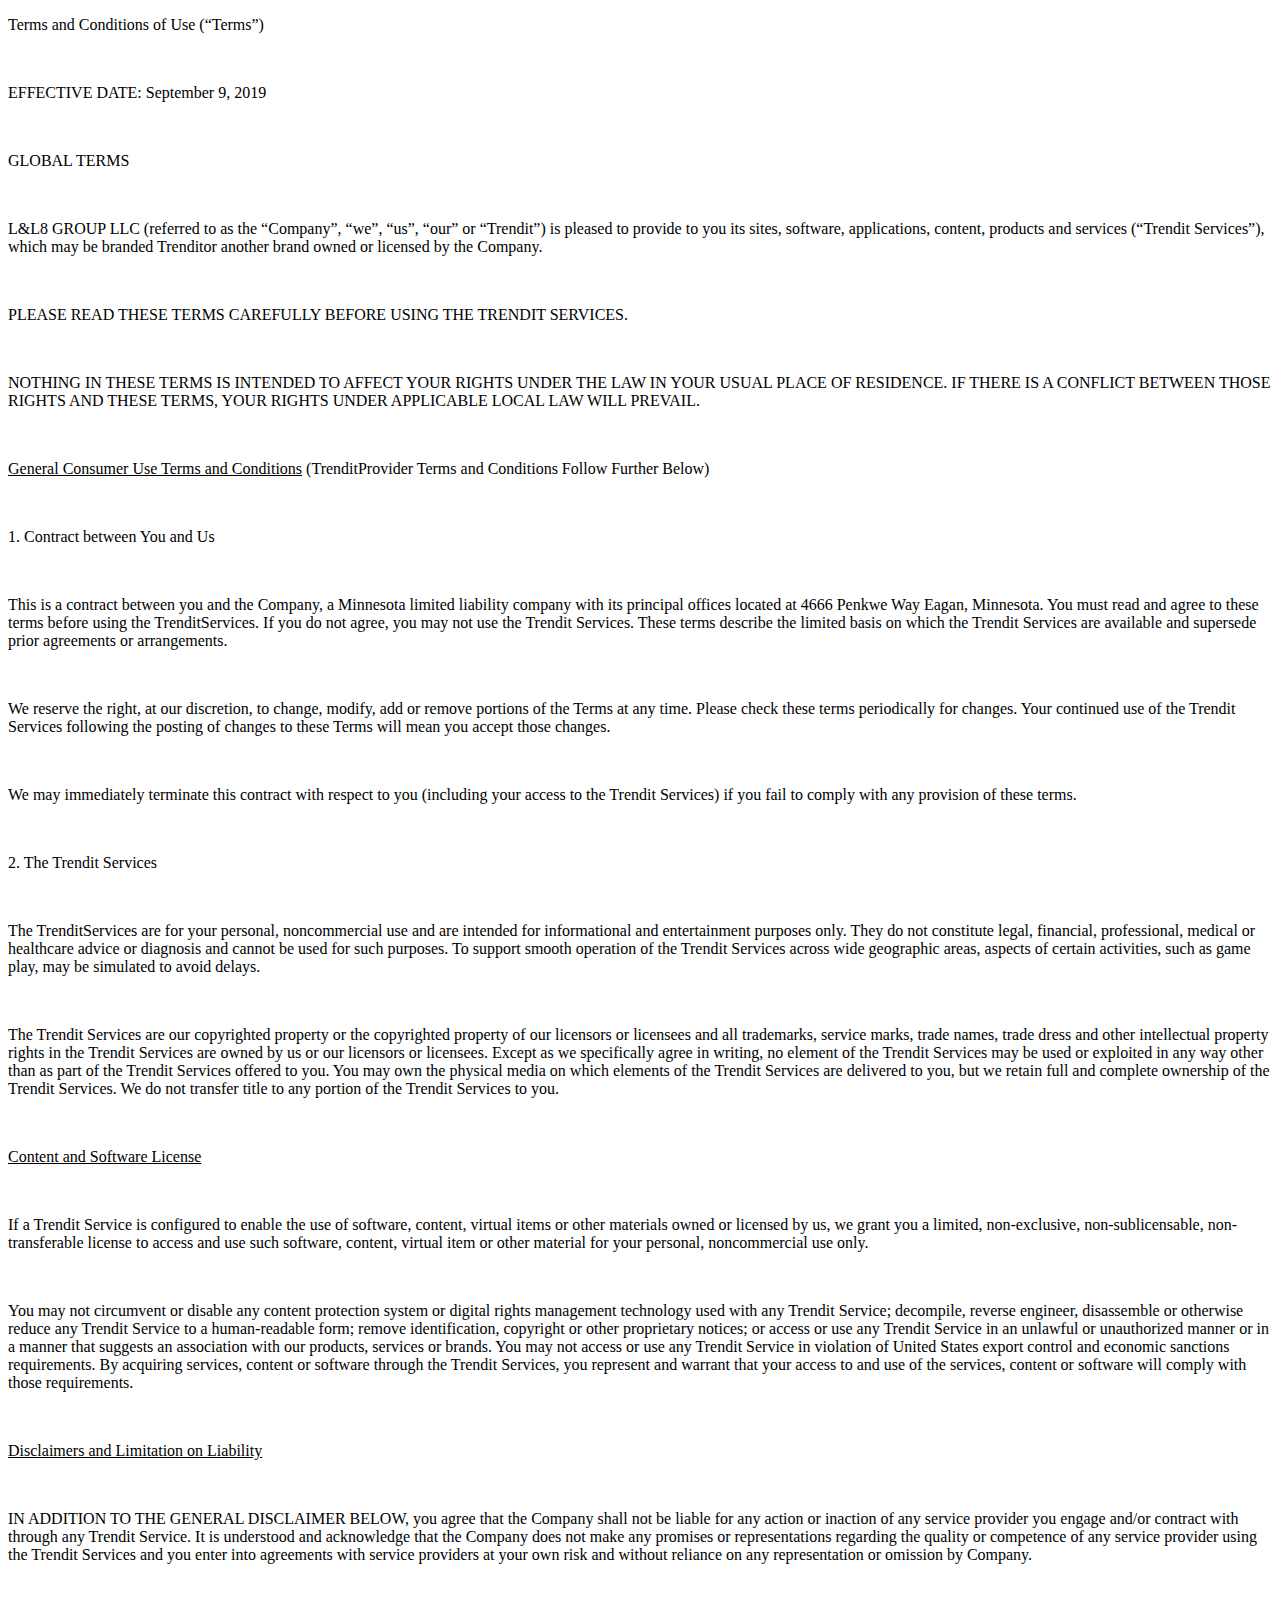
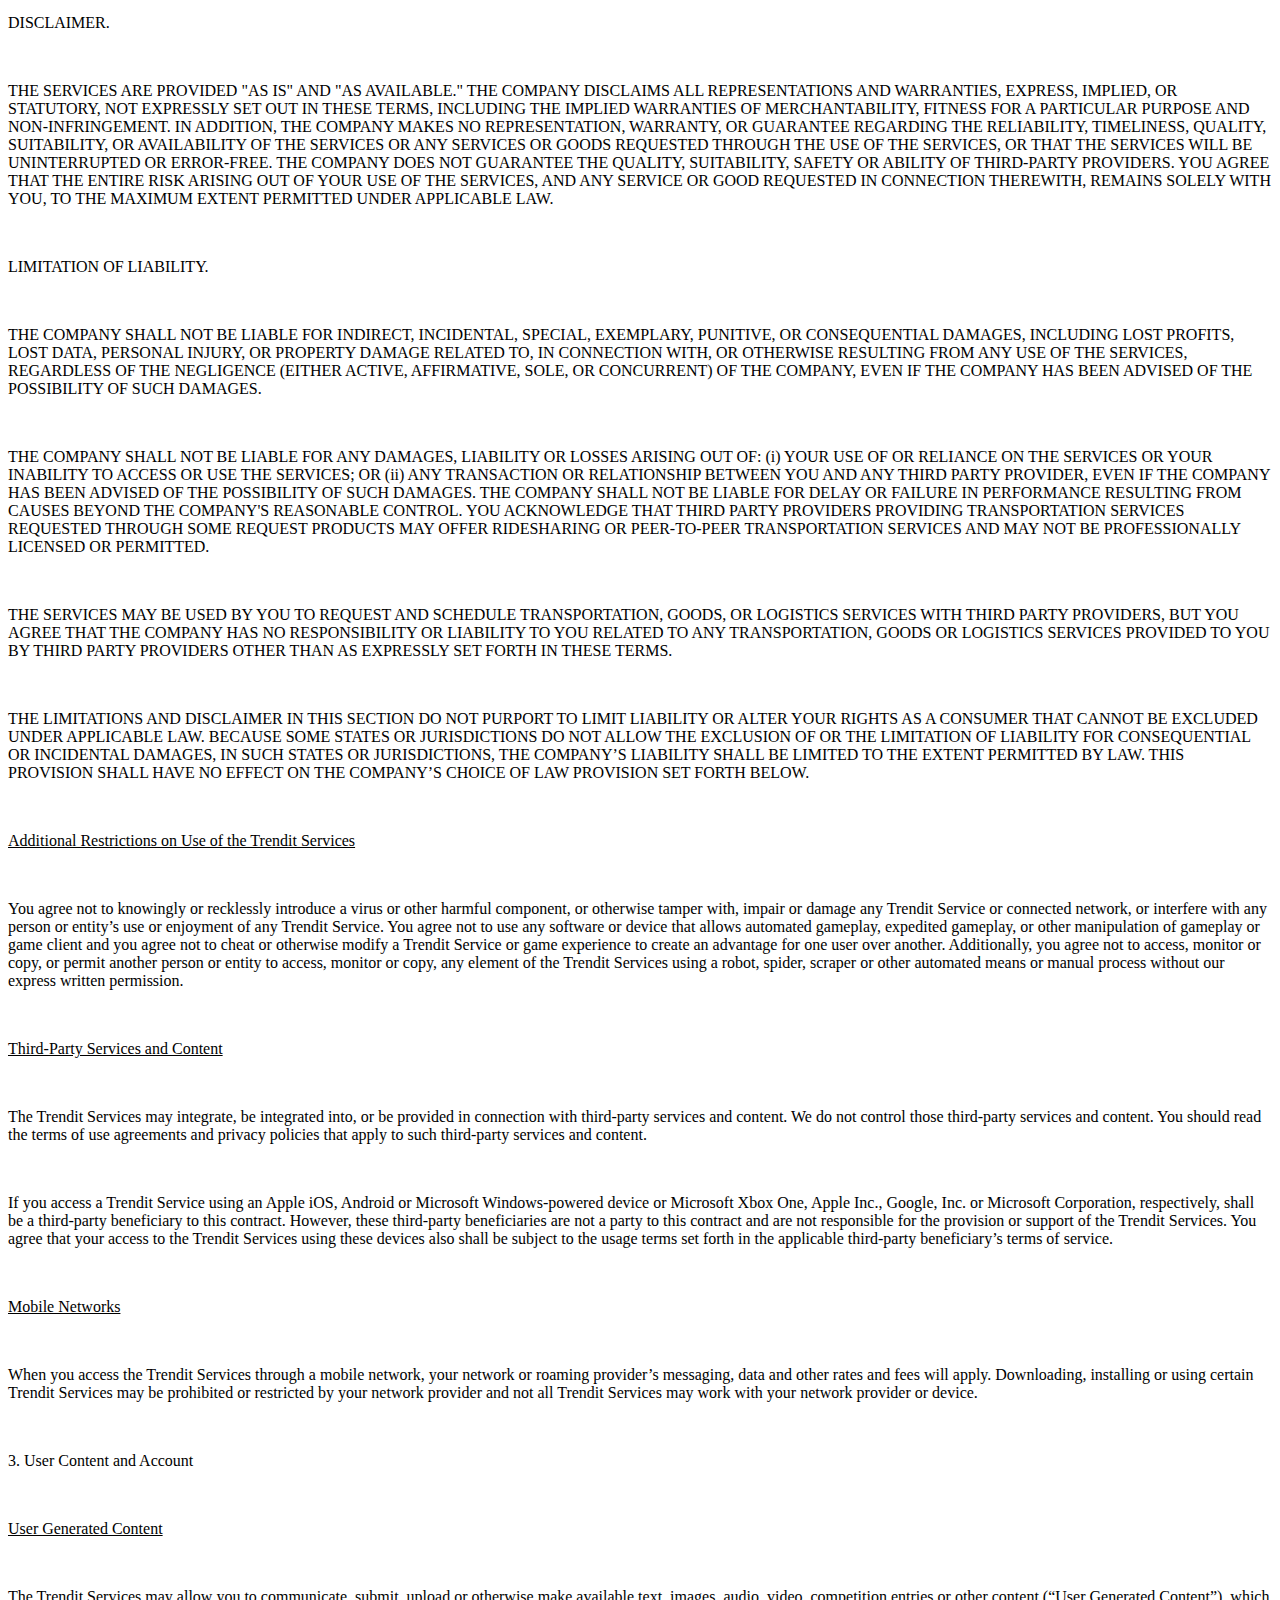
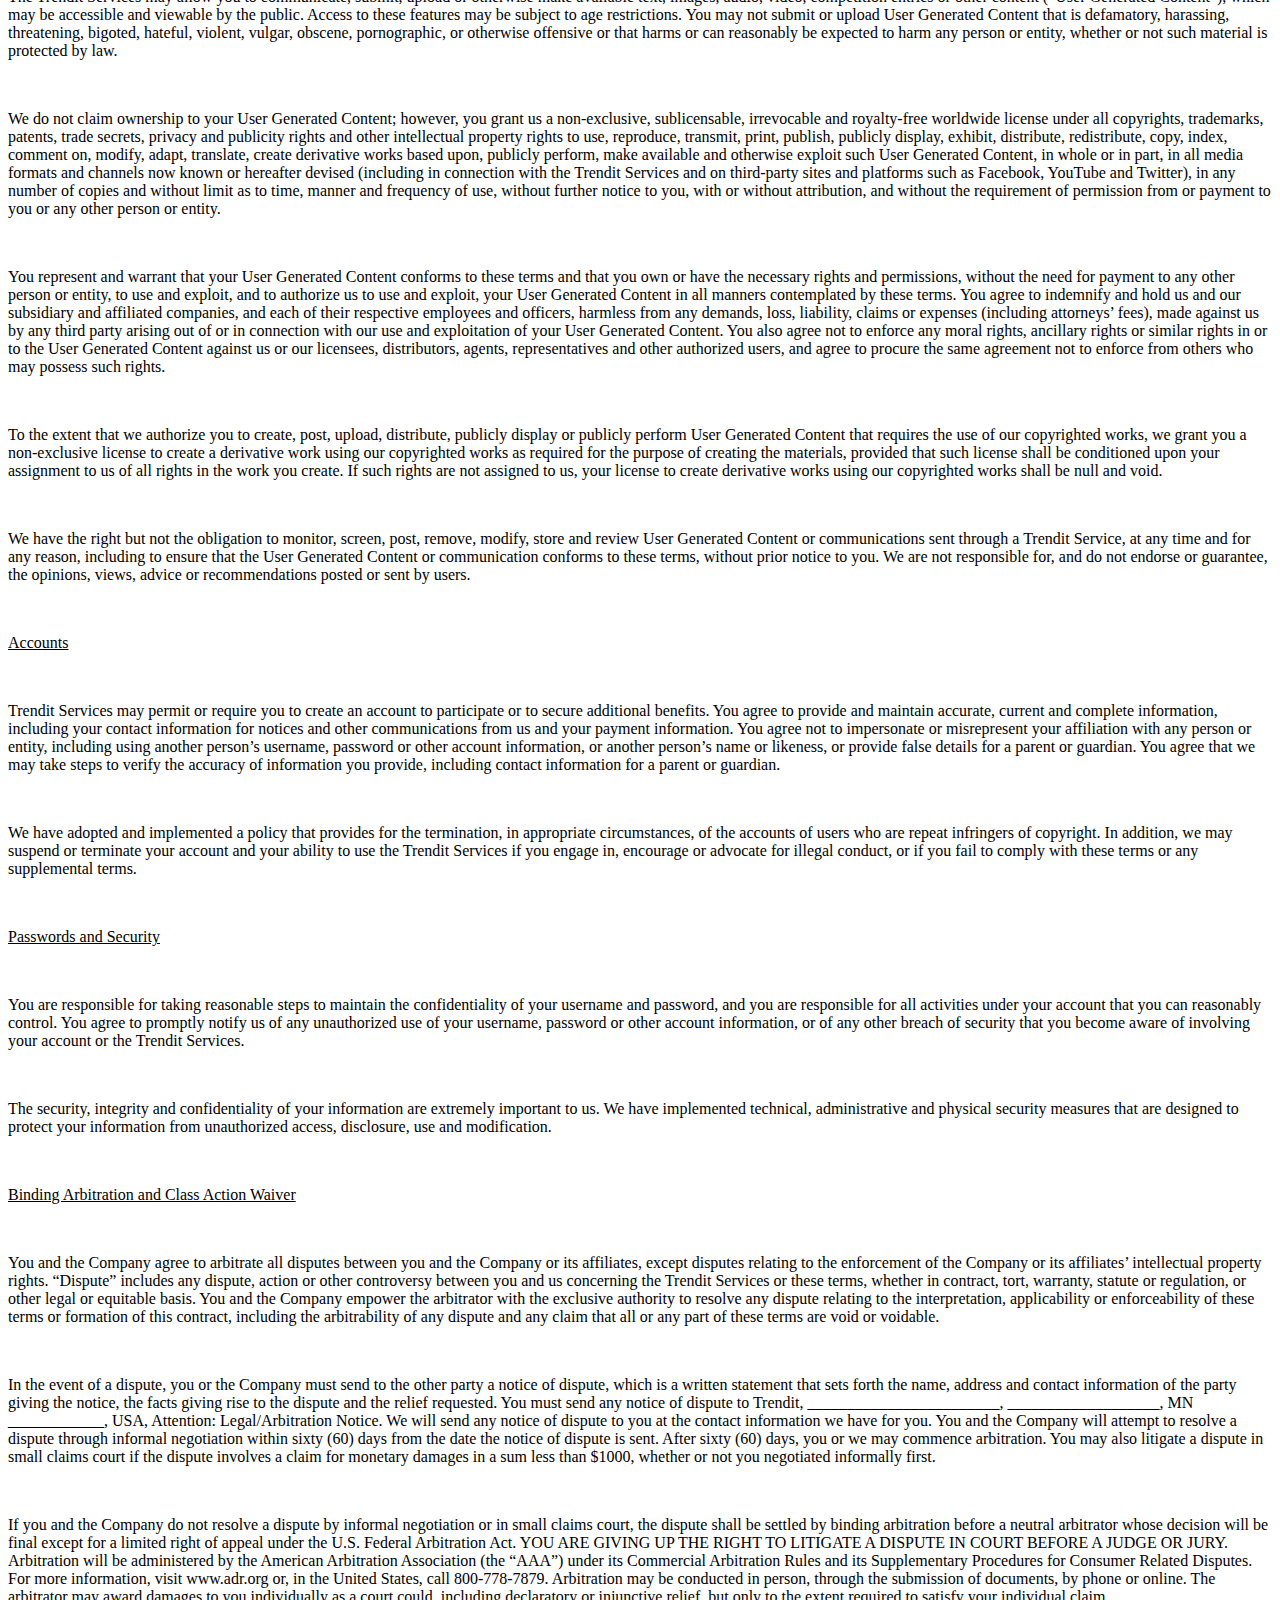
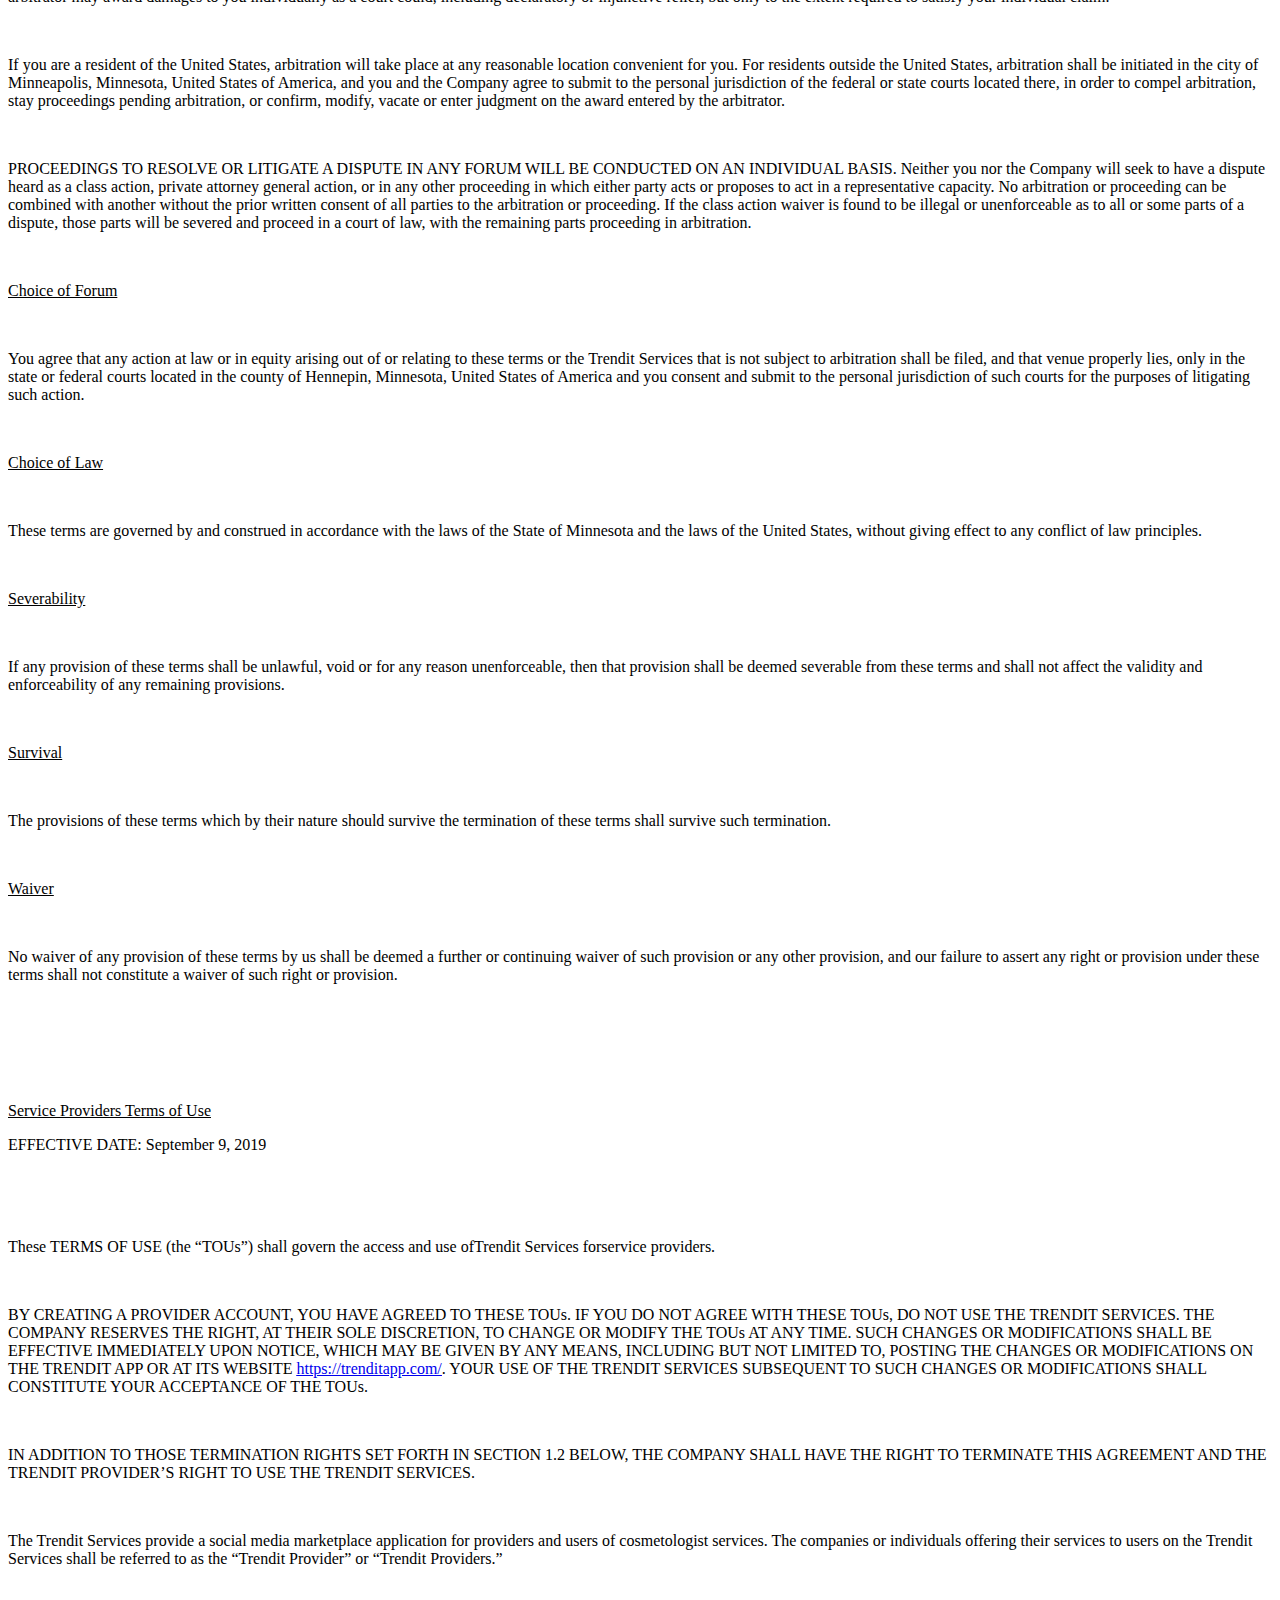
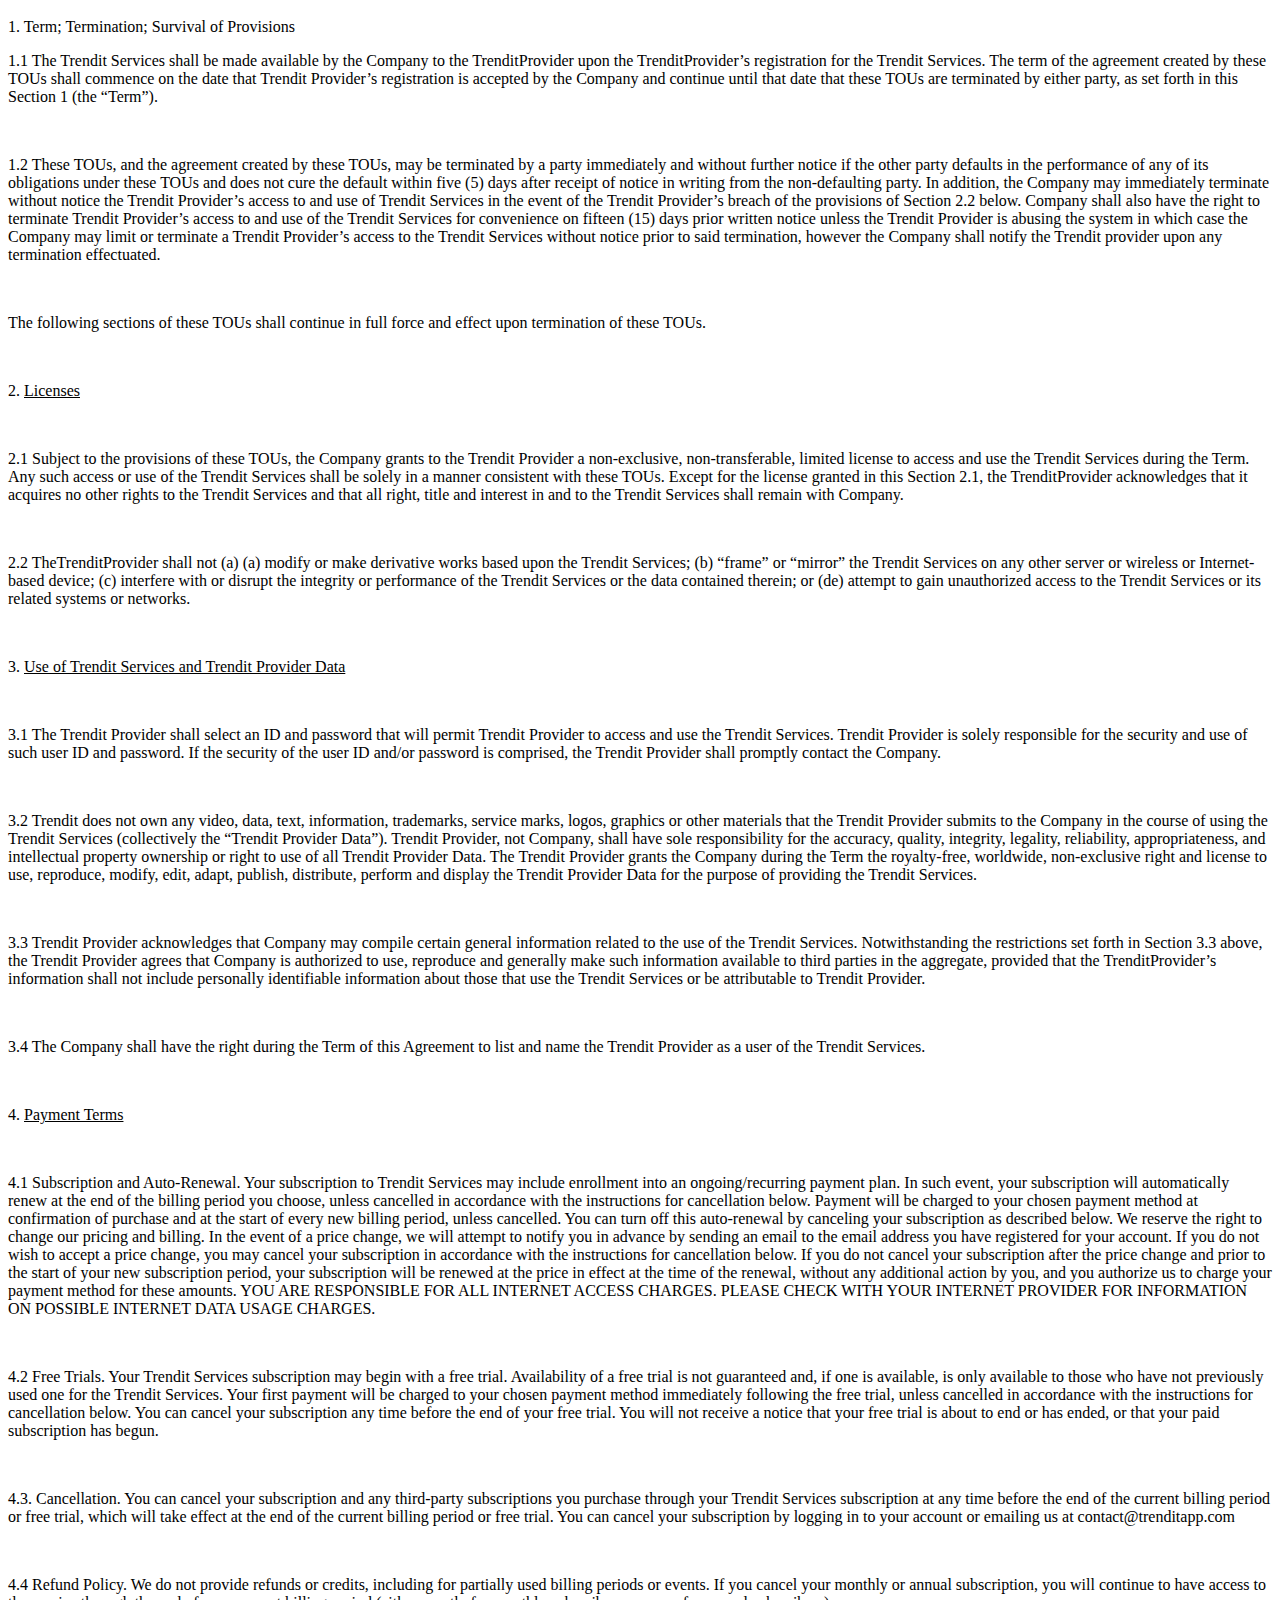
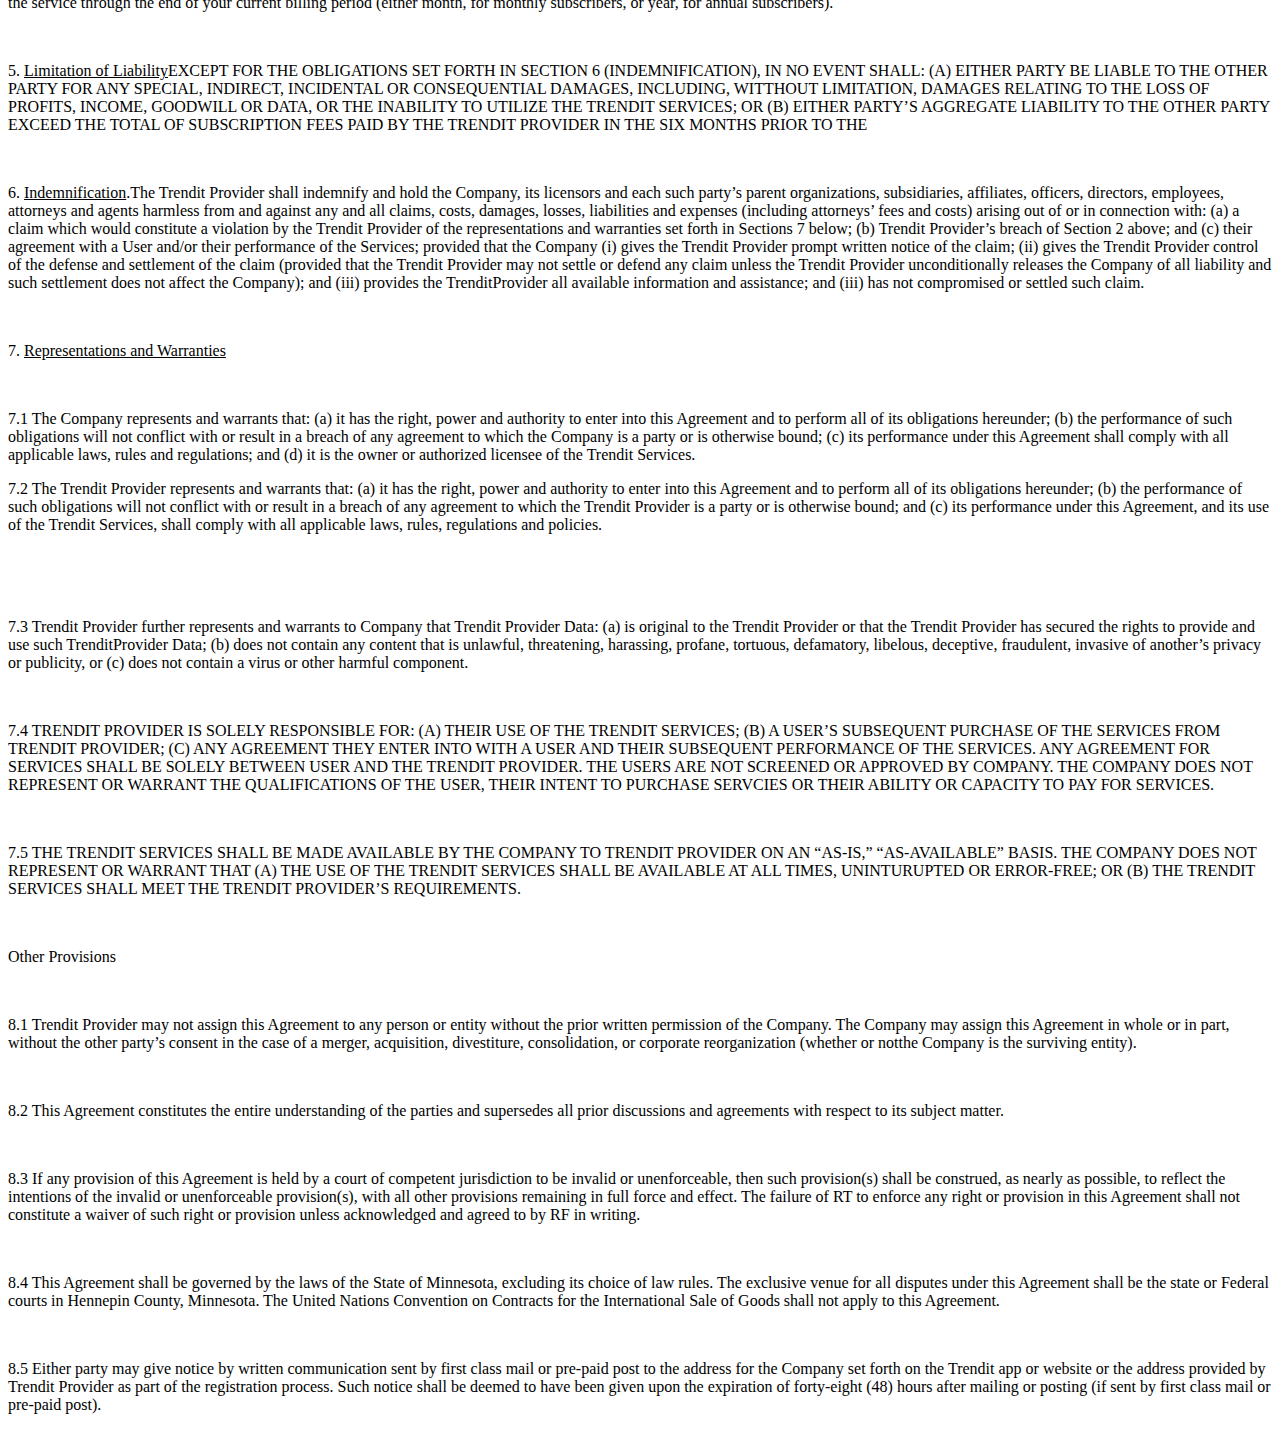
<file: privacy_policy.html>
<!DOCTYPE html>
<html lang="en">
<head>
    <meta charset="UTF-8">
    <meta name="viewport" content="width=device-width, initial-scale=1.0">
    <meta http-equiv="X-UA-Compatible" content="ie=edge">
    <title>Terms & Conditions</title>
</head>
<body>
    <p>
        <p><span style="font-family: 'Times New Roman', serif;"><span style="font-size: medium;">Terms and Conditions of Use (&ldquo;Terms&rdquo;)</span></span></p>
<p>&nbsp;</p>
<p><span style="font-family: 'Times New Roman', serif;"><span style="font-size: medium;">EFFECTIVE DATE: September 9, 2019</span></span></p>
<p>&nbsp;</p>
<p><span style="font-family: 'Times New Roman', serif;"><span style="font-size: medium;">GLOBAL TERMS</span></span></p>
<p>&nbsp;</p>
<p><span style="font-family: 'Times New Roman', serif;"><span style="font-size: medium;">L&amp;L8 GROUP LLC (referred to as the &ldquo;Company&rdquo;, &ldquo;we&rdquo;, &ldquo;us&rdquo;, &ldquo;our&rdquo; or &ldquo;Trendit&rdquo;) is pleased to provide to you its sites, software, applications, content, products and services (&ldquo;Trendit Services&rdquo;), which may be branded Trenditor another brand owned or licensed by the Company. </span></span></p>
<p>&nbsp;</p>
<p><span style="font-family: 'Times New Roman', serif;"><span style="font-size: medium;">PLEASE READ THESE TERMS CAREFULLY BEFORE USING THE TRENDIT SERVICES.</span></span></p>
<p>&nbsp;</p>
<p><span style="font-family: 'Times New Roman', serif;"><span style="font-size: medium;">NOTHING IN THESE TERMS IS INTENDED TO AFFECT YOUR RIGHTS UNDER THE LAW IN YOUR USUAL PLACE OF RESIDENCE. IF THERE IS A CONFLICT BETWEEN THOSE RIGHTS AND THESE TERMS, YOUR RIGHTS UNDER APPLICABLE LOCAL LAW WILL PREVAIL.</span></span></p>
<p>&nbsp;</p>
<p><span style="font-family: 'Times New Roman', serif;"><span style="font-size: medium;"><u>General Consumer Use Terms and Conditions</u></span></span><span style="font-family: 'Times New Roman', serif;"><span style="font-size: medium;"> (TrenditProvider Terms and Conditions Follow Further Below)</span></span></p>
<p>&nbsp;</p>
<p><span style="font-family: 'Times New Roman', serif;"><span style="font-size: medium;">1. Contract between You and Us</span></span></p>
<p>&nbsp;</p>
<p><span style="font-family: 'Times New Roman', serif;"><span style="font-size: medium;">This is a contract between you and the Company, a Minnesota limited liability company with its principal offices located at 4666 Penkwe Way Eagan, Minnesota. You must read and agree to these terms before using the TrenditServices. If you do not agree, you may not use the Trendit Services. These terms describe the limited basis on which the Trendit Services are available and supersede prior agreements or arrangements.</span></span></p>
<p>&nbsp;</p>
<p><span style="font-family: 'Times New Roman', serif;"><span style="font-size: medium;">We reserve the right, at our discretion, to change, modify, add or remove portions of the Terms at any time. Please check these terms periodically for changes. Your continued use of the Trendit Services following the posting of changes to these Terms will mean you accept those changes.</span></span></p>
<p>&nbsp;</p>
<p><span style="font-family: 'Times New Roman', serif;"><span style="font-size: medium;">We may immediately terminate this contract with respect to you (including your access to the Trendit Services) if you fail to comply with any provision of these terms.</span></span></p>
<p>&nbsp;</p>
<p><span style="font-family: 'Times New Roman', serif;"><span style="font-size: medium;">2. The Trendit Services</span></span></p>
<p>&nbsp;</p>
<p><span style="font-family: 'Times New Roman', serif;"><span style="font-size: medium;">The TrenditServices are for your personal, noncommercial use and are intended for informational and entertainment purposes only. They do not constitute legal, financial, professional, medical or healthcare advice or diagnosis and cannot be used for such purposes. To support smooth operation of the Trendit Services across wide geographic areas, aspects of certain activities, such as game play, may be simulated to avoid delays.</span></span></p>
<p>&nbsp;</p>
<p><span style="font-family: 'Times New Roman', serif;"><span style="font-size: medium;">The Trendit Services are our copyrighted property or the copyrighted property of our licensors or licensees and all trademarks, service marks, trade names, trade dress and other intellectual property rights in the Trendit Services are owned by us or our licensors or licensees. Except as we specifically agree in writing, no element of the Trendit Services may be used or exploited in any way other than as part of the Trendit Services offered to you. You may own the physical media on which elements of the Trendit Services are delivered to you, but we retain full and complete ownership of the Trendit Services. We do not transfer title to any portion of the Trendit Services to you.</span></span></p>
<p>&nbsp;</p>
<p><span style="font-family: 'Times New Roman', serif;"><span style="font-size: medium;"><u>Content and Software License</u></span></span></p>
<p>&nbsp;</p>
<p><span style="font-family: 'Times New Roman', serif;"><span style="font-size: medium;">If a Trendit Service is configured to enable the use of software, content, virtual items or other materials owned or licensed by us, we grant you a limited, non-exclusive, non-sublicensable, non-transferable license to access and use such software, content, virtual item or other material for your personal, noncommercial use only.</span></span></p>
<p>&nbsp;</p>
<p><span style="font-family: 'Times New Roman', serif;"><span style="font-size: medium;">You may not circumvent or disable any content protection system or digital rights management technology used with any Trendit Service; decompile, reverse engineer, disassemble or otherwise reduce any Trendit Service to a human-readable form; remove identification, copyright or other proprietary notices; or access or use any Trendit Service in an unlawful or unauthorized manner or in a manner that suggests an association with our products, services or brands. You may not access or use any Trendit Service in violation of United States export control and economic sanctions requirements. By acquiring services, content or software through the Trendit Services, you represent and warrant that your access to and use of the services, content or software will comply with those requirements.</span></span></p>
<p>&nbsp;</p>
<p><span style="font-family: 'Times New Roman', serif;"><span style="font-size: medium;"><u>Disclaimers and Limitation on Liability</u></span></span></p>
<p>&nbsp;</p>
<p><span style="font-family: 'Times New Roman', serif;"><span style="font-size: medium;">IN ADDITION TO THE GENERAL DISCLAIMER BELOW, you agree that the Company shall not be liable for any action or inaction of any service provider you engage and/or contract with through any Trendit Service. It is understood and acknowledge that the Company does not make any promises or representations regarding the quality or competence of any service provider using the Trendit Services and you enter into agreements with service providers at your own risk and without reliance on any representation or omission by Company.</span></span></p>
<p>&nbsp;</p>
<p><span style="font-family: 'Times New Roman', serif;"><span style="font-size: medium;">DISCLAIMER.</span></span></p>
<p>&nbsp;</p>
<p><span style="font-family: 'Times New Roman', serif;"><span style="font-size: medium;">THE SERVICES ARE PROVIDED "AS IS" AND "AS AVAILABLE." THE COMPANY DISCLAIMS ALL REPRESENTATIONS AND WARRANTIES, EXPRESS, IMPLIED, OR STATUTORY, NOT EXPRESSLY SET OUT IN THESE TERMS, INCLUDING THE IMPLIED WARRANTIES OF MERCHANTABILITY, FITNESS FOR A PARTICULAR PURPOSE AND NON-INFRINGEMENT. IN ADDITION, THE COMPANY MAKES NO REPRESENTATION, WARRANTY, OR GUARANTEE REGARDING THE RELIABILITY, TIMELINESS, QUALITY, SUITABILITY, OR AVAILABILITY OF THE SERVICES OR ANY SERVICES OR GOODS REQUESTED THROUGH THE USE OF THE SERVICES, OR THAT THE SERVICES WILL BE UNINTERRUPTED OR ERROR-FREE. THE COMPANY DOES NOT GUARANTEE THE QUALITY, SUITABILITY, SAFETY OR ABILITY OF THIRD-PARTY PROVIDERS. YOU AGREE THAT THE ENTIRE RISK ARISING OUT OF YOUR USE OF THE SERVICES, AND ANY SERVICE OR GOOD REQUESTED IN CONNECTION THEREWITH, REMAINS SOLELY WITH YOU, TO THE MAXIMUM EXTENT PERMITTED UNDER APPLICABLE LAW.</span></span></p>
<p>&nbsp;</p>
<p><span style="font-family: 'Times New Roman', serif;"><span style="font-size: medium;">LIMITATION OF LIABILITY.</span></span></p>
<p>&nbsp;</p>
<p><span style="font-family: 'Times New Roman', serif;"><span style="font-size: medium;">THE COMPANY SHALL NOT BE LIABLE FOR INDIRECT, INCIDENTAL, SPECIAL, EXEMPLARY, PUNITIVE, OR CONSEQUENTIAL DAMAGES, INCLUDING LOST PROFITS, LOST DATA, PERSONAL INJURY, OR PROPERTY DAMAGE RELATED TO, IN CONNECTION WITH, OR OTHERWISE RESULTING FROM ANY USE OF THE SERVICES, REGARDLESS OF THE NEGLIGENCE (EITHER ACTIVE, AFFIRMATIVE, SOLE, OR CONCURRENT) OF THE COMPANY, EVEN IF THE COMPANY HAS BEEN ADVISED OF THE POSSIBILITY OF SUCH DAMAGES.</span></span></p>
<p>&nbsp;</p>
<p><span style="font-family: 'Times New Roman', serif;"><span style="font-size: medium;">THE COMPANY SHALL NOT BE LIABLE FOR ANY DAMAGES, LIABILITY OR LOSSES ARISING OUT OF: (i) YOUR USE OF OR RELIANCE ON THE SERVICES OR YOUR INABILITY TO ACCESS OR USE THE SERVICES; OR (ii) ANY TRANSACTION OR RELATIONSHIP BETWEEN YOU AND ANY THIRD PARTY PROVIDER, EVEN IF THE COMPANY HAS BEEN ADVISED OF THE POSSIBILITY OF SUCH DAMAGES. THE COMPANY SHALL NOT BE LIABLE FOR DELAY OR FAILURE IN PERFORMANCE RESULTING FROM CAUSES BEYOND THE COMPANY'S REASONABLE CONTROL. YOU ACKNOWLEDGE THAT THIRD PARTY PROVIDERS PROVIDING TRANSPORTATION SERVICES REQUESTED THROUGH SOME REQUEST PRODUCTS MAY OFFER RIDESHARING OR PEER-TO-PEER TRANSPORTATION SERVICES AND MAY NOT BE PROFESSIONALLY LICENSED OR PERMITTED.</span></span></p>
<p>&nbsp;</p>
<p><span style="font-family: 'Times New Roman', serif;"><span style="font-size: medium;">THE SERVICES MAY BE USED BY YOU TO REQUEST AND SCHEDULE TRANSPORTATION, GOODS, OR LOGISTICS SERVICES WITH THIRD PARTY PROVIDERS, BUT YOU AGREE THAT THE COMPANY HAS NO RESPONSIBILITY OR LIABILITY TO YOU RELATED TO ANY TRANSPORTATION, GOODS OR LOGISTICS SERVICES PROVIDED TO YOU BY THIRD PARTY PROVIDERS OTHER THAN AS EXPRESSLY SET FORTH IN THESE TERMS.</span></span></p>
<p>&nbsp;</p>
<p><span style="font-family: 'Times New Roman', serif;"><span style="font-size: medium;">THE LIMITATIONS AND DISCLAIMER IN THIS SECTION DO NOT PURPORT TO LIMIT LIABILITY OR ALTER YOUR RIGHTS AS A CONSUMER THAT CANNOT BE EXCLUDED UNDER APPLICABLE LAW. BECAUSE SOME STATES OR JURISDICTIONS DO NOT ALLOW THE EXCLUSION OF OR THE LIMITATION OF LIABILITY FOR CONSEQUENTIAL OR INCIDENTAL DAMAGES, IN SUCH STATES OR JURISDICTIONS, THE COMPANY&rsquo;S LIABILITY SHALL BE LIMITED TO THE EXTENT PERMITTED BY LAW. THIS PROVISION SHALL HAVE NO EFFECT ON THE COMPANY&rsquo;S CHOICE OF LAW PROVISION SET FORTH BELOW.</span></span></p>
<p>&nbsp;</p>
<p><span style="font-family: 'Times New Roman', serif;"><span style="font-size: medium;"><u>Additional Restrictions on Use of the Trendit Services</u></span></span></p>
<p>&nbsp;</p>
<p><span style="font-family: 'Times New Roman', serif;"><span style="font-size: medium;">You agree not to knowingly or recklessly introduce a virus or other harmful component, or otherwise tamper with, impair or damage any Trendit Service or connected network, or interfere with any person or entity&rsquo;s use or enjoyment of any Trendit Service. You agree not to use any software or device that allows automated gameplay, expedited gameplay, or other manipulation of gameplay or game client and you agree not to cheat or otherwise modify a Trendit Service or game experience to create an advantage for one user over another. Additionally, you agree not to access, monitor or copy, or permit another person or entity to access, monitor or copy, any element of the Trendit Services using a robot, spider, scraper or other automated means or manual process without our express written permission.</span></span></p>
<p>&nbsp;</p>
<p><span style="font-family: 'Times New Roman', serif;"><span style="font-size: medium;"><u>Third-Party Services and Content</u></span></span></p>
<p>&nbsp;</p>
<p><span style="font-family: 'Times New Roman', serif;"><span style="font-size: medium;">The Trendit Services may integrate, be integrated into, or be provided in connection with third-party services and content. We do not control those third-party services and content. You should read the terms of use agreements and privacy policies that apply to such third-party services and content.</span></span></p>
<p>&nbsp;</p>
<p><span style="font-family: 'Times New Roman', serif;"><span style="font-size: medium;">If you access a Trendit Service using an Apple iOS, Android or Microsoft Windows-powered device or Microsoft Xbox One, Apple Inc., Google, Inc. or Microsoft Corporation, respectively, shall be a third-party beneficiary to this contract. However, these third-party beneficiaries are not a party to this contract and are not responsible for the provision or support of the Trendit Services. You agree that your access to the Trendit Services using these devices also shall be subject to the usage terms set forth in the applicable third-party beneficiary&rsquo;s terms of service.</span></span></p>
<p>&nbsp;</p>
<p><span style="font-family: 'Times New Roman', serif;"><span style="font-size: medium;"><u>Mobile Networks</u></span></span></p>
<p>&nbsp;</p>
<p><span style="font-family: 'Times New Roman', serif;"><span style="font-size: medium;">When you access the Trendit Services through a mobile network, your network or roaming provider&rsquo;s messaging, data and other rates and fees will apply. Downloading, installing or using certain Trendit Services may be prohibited or restricted by your network provider and not all Trendit Services may work with your network provider or device.</span></span></p>
<p>&nbsp;</p>
<p><span style="font-family: 'Times New Roman', serif;"><span style="font-size: medium;">3. User Content and Account</span></span></p>
<p>&nbsp;</p>
<p><span style="font-family: 'Times New Roman', serif;"><span style="font-size: medium;"><u>User Generated Content</u></span></span></p>
<p>&nbsp;</p>
<p><span style="font-family: 'Times New Roman', serif;"><span style="font-size: medium;">The Trendit Services may allow you to communicate, submit, upload or otherwise make available text, images, audio, video, competition entries or other content (&ldquo;User Generated Content&rdquo;), which may be accessible and viewable by the public. Access to these features may be subject to age restrictions. You may not submit or upload User Generated Content that is defamatory, harassing, threatening, bigoted, hateful, violent, vulgar, obscene, pornographic, or otherwise offensive or that harms or can reasonably be expected to harm any person or entity, whether or not such material is protected by law.</span></span></p>
<p>&nbsp;</p>
<p><span style="font-family: 'Times New Roman', serif;"><span style="font-size: medium;">We do not claim ownership to your User Generated Content; however, you grant us a non-exclusive, sublicensable, irrevocable and royalty-free worldwide license under all copyrights, trademarks, patents, trade secrets, privacy and publicity rights and other intellectual property rights to use, reproduce, transmit, print, publish, publicly display, exhibit, distribute, redistribute, copy, index, comment on, modify, adapt, translate, create derivative works based upon, publicly perform, make available and otherwise exploit such User Generated Content, in whole or in part, in all media formats and channels now known or hereafter devised (including in connection with the Trendit Services and on third-party sites and platforms such as Facebook, YouTube and Twitter), in any number of copies and without limit as to time, manner and frequency of use, without further notice to you, with or without attribution, and without the requirement of permission from or payment to you or any other person or entity.</span></span></p>
<p>&nbsp;</p>
<p><span style="font-family: 'Times New Roman', serif;"><span style="font-size: medium;">You represent and warrant that your User Generated Content conforms to these terms and that you own or have the necessary rights and permissions, without the need for payment to any other person or entity, to use and exploit, and to authorize us to use and exploit, your User Generated Content in all manners contemplated by these terms. You agree to indemnify and hold us and our subsidiary and affiliated companies, and each of their respective employees and officers, harmless from any demands, loss, liability, claims or expenses (including attorneys&rsquo; fees), made against us by any third party arising out of or in connection with our use and exploitation of your User Generated Content. You also agree not to enforce any moral rights, ancillary rights or similar rights in or to the User Generated Content against us or our licensees, distributors, agents, representatives and other authorized users, and agree to procure the same agreement not to enforce from others who may possess such rights.</span></span></p>
<p>&nbsp;</p>
<p><span style="font-family: 'Times New Roman', serif;"><span style="font-size: medium;">To the extent that we authorize you to create, post, upload, distribute, publicly display or publicly perform User Generated Content that requires the use of our copyrighted works, we grant you a non-exclusive license to create a derivative work using our copyrighted works as required for the purpose of creating the materials, provided that such license shall be conditioned upon your assignment to us of all rights in the work you create. If such rights are not assigned to us, your license to create derivative works using our copyrighted works shall be null and void.</span></span></p>
<p>&nbsp;</p>
<p><span style="font-family: 'Times New Roman', serif;"><span style="font-size: medium;">We have the right but not the obligation to monitor, screen, post, remove, modify, store and review User Generated Content or communications sent through a Trendit Service, at any time and for any reason, including to ensure that the User Generated Content or communication conforms to these terms, without prior notice to you. We are not responsible for, and do not endorse or guarantee, the opinions, views, advice or recommendations posted or sent by users.</span></span></p>
<p>&nbsp;</p>
<p><span style="font-family: 'Times New Roman', serif;"><span style="font-size: medium;"><u>Accounts</u></span></span></p>
<p>&nbsp;</p>
<p><span style="font-family: 'Times New Roman', serif;"><span style="font-size: medium;">Trendit Services may permit or require you to create an account to participate or to secure additional benefits. You agree to provide and maintain accurate, current and complete information, including your contact information for notices and other communications from us and your payment information. You agree not to impersonate or misrepresent your affiliation with any person or entity, including using another person&rsquo;s username, password or other account information, or another person&rsquo;s name or likeness, or provide false details for a parent or guardian. You agree that we may take steps to verify the accuracy of information you provide, including contact information for a parent or guardian.</span></span></p>
<p>&nbsp;</p>
<p><span style="font-family: 'Times New Roman', serif;"><span style="font-size: medium;">We have adopted and implemented a policy that provides for the termination, in appropriate circumstances, of the accounts of users who are repeat infringers of copyright. In addition, we may suspend or terminate your account and your ability to use the Trendit Services if you engage in, encourage or advocate for illegal conduct, or if you fail to comply with these terms or any supplemental terms.</span></span></p>
<p>&nbsp;</p>
<p><span style="font-family: 'Times New Roman', serif;"><span style="font-size: medium;"><u>Passwords and Security</u></span></span></p>
<p>&nbsp;</p>
<p><span style="font-family: 'Times New Roman', serif;"><span style="font-size: medium;">You are responsible for taking reasonable steps to maintain the confidentiality of your username and password, and you are responsible for all activities under your account that you can reasonably control. You agree to promptly notify us of any unauthorized use of your username, password or other account information, or of any other breach of security that you become aware of involving your account or the Trendit Services.</span></span></p>
<p>&nbsp;</p>
<p><span style="font-family: 'Times New Roman', serif;"><span style="font-size: medium;">The security, integrity and confidentiality of your information are extremely important to us. We have implemented technical, administrative and physical security measures that are designed to protect your information from unauthorized access, disclosure, use and modification.</span></span></p>
<p>&nbsp;</p>
<p><span style="font-family: 'Times New Roman', serif;"><span style="font-size: medium;"><u>Binding Arbitration and Class Action Waiver</u></span></span></p>
<p>&nbsp;</p>
<p><span style="font-family: 'Times New Roman', serif;"><span style="font-size: medium;">You and the Company agree to arbitrate all disputes between you and the Company or its affiliates, except disputes relating to the enforcement of the Company or its affiliates&rsquo; intellectual property rights. &ldquo;Dispute&rdquo; includes any dispute, action or other controversy between you and us concerning the Trendit Services or these terms, whether in contract, tort, warranty, statute or regulation, or other legal or equitable basis. You and the Company empower the arbitrator with the exclusive authority to resolve any dispute relating to the interpretation, applicability or enforceability of these terms or formation of this contract, including the arbitrability of any dispute and any claim that all or any part of these terms are void or voidable.</span></span></p>
<p>&nbsp;</p>
<p><span style="font-family: 'Times New Roman', serif;"><span style="font-size: medium;">In the event of a dispute, you or the Company must send to the other party a notice of dispute, which is a written statement that sets forth the name, address and contact information of the party giving the notice, the facts giving rise to the dispute and the relief requested. You must send any notice of dispute to Trendit, ________________________, ___________________, MN ____________, USA, Attention: Legal/Arbitration Notice. We will send any notice of dispute to you at the contact information we have for you. You and the Company will attempt to resolve a dispute through informal negotiation within sixty (60) days from the date the notice of dispute is sent. After sixty (60) days, you or we may commence arbitration. You may also litigate a dispute in small claims court if the dispute involves a claim for monetary damages in a sum less than $1000, whether or not you negotiated informally first.</span></span></p>
<p>&nbsp;</p>
<p><span style="font-family: 'Times New Roman', serif;"><span style="font-size: medium;">If you and the Company do not resolve a dispute by informal negotiation or in small claims court, the dispute shall be settled by binding arbitration before a neutral arbitrator whose decision will be final except for a limited right of appeal under the U.S. Federal Arbitration Act. YOU ARE GIVING UP THE RIGHT TO LITIGATE A DISPUTE IN COURT BEFORE A JUDGE OR JURY. Arbitration will be administered by the American Arbitration Association (the &ldquo;AAA&rdquo;) under its Commercial Arbitration Rules and its Supplementary Procedures for Consumer Related Disputes. For more information, visit www.adr.org or, in the United States, call 800-778-7879. Arbitration may be conducted in person, through the submission of documents, by phone or online. The arbitrator may award damages to you individually as a court could, including declaratory or injunctive relief, but only to the extent required to satisfy your individual claim.</span></span></p>
<p>&nbsp;</p>
<p><span style="font-family: 'Times New Roman', serif;"><span style="font-size: medium;">If you are a resident of the United States, arbitration will take place at any reasonable location convenient for you. For residents outside the United States, arbitration shall be initiated in the city of Minneapolis, Minnesota, United States of America, and you and the Company agree to submit to the personal jurisdiction of the federal or state courts located there, in order to compel arbitration, stay proceedings pending arbitration, or confirm, modify, vacate or enter judgment on the award entered by the arbitrator.</span></span></p>
<p>&nbsp;</p>
<p><span style="font-family: 'Times New Roman', serif;"><span style="font-size: medium;">PROCEEDINGS TO RESOLVE OR LITIGATE A DISPUTE IN ANY FORUM WILL BE CONDUCTED ON AN INDIVIDUAL BASIS. Neither you nor the Company will seek to have a dispute heard as a class action, private attorney general action, or in any other proceeding in which either party acts or proposes to act in a representative capacity. No arbitration or proceeding can be combined with another without the prior written consent of all parties to the arbitration or proceeding. If the class action waiver is found to be illegal or unenforceable as to all or some parts of a dispute, those parts will be severed and proceed in a court of law, with the remaining parts proceeding in arbitration.</span></span></p>
<p>&nbsp;</p>
<p><span style="font-family: 'Times New Roman', serif;"><span style="font-size: medium;"><u>Choice of Forum</u></span></span></p>
<p>&nbsp;</p>
<p><span style="font-family: 'Times New Roman', serif;"><span style="font-size: medium;">You agree that any action at law or in equity arising out of or relating to these terms or the Trendit Services that is not subject to arbitration shall be filed, and that venue properly lies, only in the state or federal courts located in the county of Hennepin, Minnesota, United States of America and you consent and submit to the personal jurisdiction of such courts for the purposes of litigating such action.</span></span></p>
<p>&nbsp;</p>
<p><span style="font-family: 'Times New Roman', serif;"><span style="font-size: medium;"><u>Choice of Law</u></span></span></p>
<p>&nbsp;</p>
<p><span style="font-family: 'Times New Roman', serif;"><span style="font-size: medium;">These terms are governed by and construed in accordance with the laws of the State of Minnesota and the laws of the United States, without giving effect to any conflict of law principles.</span></span></p>
<p>&nbsp;</p>
<p><span style="font-family: 'Times New Roman', serif;"><span style="font-size: medium;"><u>Severability</u></span></span></p>
<p>&nbsp;</p>
<p><span style="font-family: 'Times New Roman', serif;"><span style="font-size: medium;">If any provision of these terms shall be unlawful, void or for any reason unenforceable, then that provision shall be deemed severable from these terms and shall not affect the validity and enforceability of any remaining provisions.</span></span></p>
<p>&nbsp;</p>
<p><span style="font-family: 'Times New Roman', serif;"><span style="font-size: medium;"><u>Survival</u></span></span></p>
<p>&nbsp;</p>
<p><span style="font-family: 'Times New Roman', serif;"><span style="font-size: medium;">The provisions of these terms which by their nature should survive the termination of these terms shall survive such termination.</span></span></p>
<p>&nbsp;</p>
<p><span style="font-family: 'Times New Roman', serif;"><span style="font-size: medium;"><u>Waiver</u></span></span></p>
<p>&nbsp;</p>
<p><span style="font-family: 'Times New Roman', serif;"><span style="font-size: medium;">No waiver of any provision of these terms by us shall be deemed a further or continuing waiver of such provision or any other provision, and our failure to assert any right or provision under these terms shall not constitute a waiver of such right or provision.</span></span></p>
<p>&nbsp;</p>
<p>&nbsp;</p>
<p>&nbsp;</p>
<p><span style="font-family: 'Times New Roman', serif;"><span style="font-size: medium;"><u>Service Providers Terms of Use<br /> </u></span></span></p>
<p><span style="font-family: 'Times New Roman', serif;"><span style="font-size: medium;">EFFECTIVE DATE: September 9, 2019</span></span></p>
<p>&nbsp;</p>
<p>&nbsp;</p>
<p><span style="font-family: 'Times New Roman', serif;"><span style="font-size: medium;">These TERMS OF USE (the &ldquo;TOUs&rdquo;) shall govern the access and use ofTrendit Services forservice providers.</span></span></p>
<p>&nbsp;</p>
<p><span style="font-family: 'Times New Roman', serif;"><span style="font-size: medium;">BY CREATING A PROVIDER ACCOUNT, YOU HAVE AGREED TO THESE TOUs. IF YOU DO NOT AGREE WITH THESE TOUs, DO NOT USE THE TRENDIT SERVICES. THE COMPANY RESERVES THE RIGHT, AT THEIR SOLE DISCRETION, TO CHANGE OR MODIFY THE TOUs AT ANY TIME. SUCH CHANGES OR MODIFICATIONS SHALL BE EFFECTIVE IMMEDIATELY UPON NOTICE, WHICH MAY BE GIVEN BY ANY MEANS, INCLUDING BUT NOT LIMITED TO, POSTING THE CHANGES OR MODIFICATIONS ON THE TRENDIT APP OR AT ITS WEBSITE </span></span><span style="color: #0000ff;"><u><a href="https://trenditapp.com/">https://trenditapp.com/</a></u></span><span style="font-family: 'Times New Roman', serif;"><span style="font-size: medium;">. YOUR USE OF THE TRENDIT SERVICES SUBSEQUENT TO SUCH CHANGES OR MODIFICATIONS SHALL CONSTITUTE YOUR ACCEPTANCE OF THE TOUs.</span></span></p>
<p>&nbsp;</p>
<p><span style="font-family: 'Times New Roman', serif;"><span style="font-size: medium;">IN ADDITION TO THOSE TERMINATION RIGHTS SET FORTH IN SECTION 1.2 BELOW, THE COMPANY SHALL HAVE THE RIGHT TO TERMINATE THIS AGREEMENT AND THE TRENDIT PROVIDER&rsquo;S RIGHT TO USE THE TRENDIT SERVICES.</span></span></p>
<p>&nbsp;</p>
<p><span style="font-family: 'Times New Roman', serif;"><span style="font-size: medium;">The Trendit Services provide a social media marketplace application for providers and users of cosmetologist services. The companies or individuals offering their services to users on the Trendit Services shall be referred to as the &ldquo;Trendit Provider&rdquo; or &ldquo;Trendit Providers.&rdquo;</span></span></p>
<p>&nbsp;</p>
<p><span style="font-family: 'Times New Roman', serif;"><span style="font-size: medium;">1. Term; Termination; Survival of Provisions</span></span></p>
<p><a name="_GoBack"></a> </p>
<p><span style="font-family: 'Times New Roman', serif;"><span style="font-size: medium;">1.1 The Trendit Services shall be made available by the Company to the TrenditProvider upon the TrenditProvider&rsquo;s registration for the Trendit Services. The term of the agreement created by these TOUs shall commence on the date that Trendit Provider&rsquo;s registration is accepted by the Company and continue until that date that these TOUs are terminated by either party, as set forth in this Section 1 (the &ldquo;Term&rdquo;).</span></span></p>
<p>&nbsp;</p>
<p><span style="font-family: 'Times New Roman', serif;"><span style="font-size: medium;">1.2 These TOUs, and the agreement created by these TOUs, may be terminated by a party immediately and without further notice if the other party defaults in the performance of any of its obligations under these TOUs and does not cure the default within five (5) days after receipt of notice in writing from the non-defaulting party. In addition, the Company may immediately terminate without notice the Trendit Provider&rsquo;s access to and use of Trendit Services in the event of the Trendit Provider&rsquo;s breach of the provisions of Section 2.2 below. Company shall also have the right to terminate Trendit Provider&rsquo;s access to and use of the Trendit Services for convenience on fifteen (15) days prior written notice unless the Trendit Provider is abusing the system in which case the Company may limit or terminate a Trendit Provider&rsquo;s access to the Trendit Services without notice prior to said termination, however the Company shall notify the Trendit provider upon any termination effectuated.</span></span></p>
<p>&nbsp;</p>
<p><span style="font-family: 'Times New Roman', serif;"><span style="font-size: medium;">The following sections of these TOUs shall continue in full force and effect upon termination of these TOUs.</span></span></p>
<p>&nbsp;</p>
<p><span style="font-family: 'Times New Roman', serif;"><span style="font-size: medium;">2. </span></span><span style="font-family: 'Times New Roman', serif;"><span style="font-size: medium;"><u>Licenses</u></span></span></p>
<p>&nbsp;</p>
<p><span style="font-family: 'Times New Roman', serif;"><span style="font-size: medium;">2.1 Subject to the provisions of these TOUs, the Company grants to the Trendit Provider a non-exclusive, non-transferable, limited license to access and use the Trendit Services during the Term. Any such access or use of the Trendit Services shall be solely in a manner consistent with these TOUs. Except for the license granted in this Section 2.1, the TrenditProvider acknowledges that it acquires no other rights to the Trendit Services and that all right, title and interest in and to the Trendit Services shall remain with Company.</span></span></p>
<p>&nbsp;</p>
<p><span style="font-family: 'Times New Roman', serif;"><span style="font-size: medium;">2.2 TheTrenditProvider shall not (a) (a) modify or make derivative works based upon the Trendit Services; (b) &ldquo;frame&rdquo; or &ldquo;mirror&rdquo; the Trendit Services on any other server or wireless or Internet-based device; (c) interfere with or disrupt the integrity or performance of the Trendit Services or the data contained therein; or (de) attempt to gain unauthorized access to the Trendit Services or its related systems or networks.</span></span></p>
<p>&nbsp;</p>
<p><span style="font-family: 'Times New Roman', serif;"><span style="font-size: medium;">3. </span></span><span style="font-family: 'Times New Roman', serif;"><span style="font-size: medium;"><u>Use of Trendit Services and Trendit Provider Data</u></span></span></p>
<p>&nbsp;</p>
<p><span style="font-family: 'Times New Roman', serif;"><span style="font-size: medium;">3.1 The Trendit Provider shall select an ID and password that will permit Trendit Provider to access and use the Trendit Services. Trendit Provider is solely responsible for the security and use of such user ID and password. If the security of the user ID and/or password is comprised, the Trendit Provider shall promptly contact the Company.</span></span></p>
<p>&nbsp;</p>
<p><span style="font-family: 'Times New Roman', serif;"><span style="font-size: medium;">3.2 Trendit does not own any video, data, text, information, trademarks, service marks, logos, graphics or other materials that the Trendit Provider submits to the Company in the course of using the Trendit Services (collectively the &ldquo;Trendit Provider Data&rdquo;). Trendit Provider, not Company, shall have sole responsibility for the accuracy, quality, integrity, legality, reliability, appropriateness, and intellectual property ownership or right to use of all Trendit Provider Data. The Trendit Provider grants the Company during the Term the royalty-free, worldwide, non-exclusive right and license to use, reproduce, modify, edit, adapt, publish, distribute, perform and display the Trendit Provider Data for the purpose of providing the Trendit Services. </span></span></p>
<p>&nbsp;</p>
<p><span style="font-family: 'Times New Roman', serif;"><span style="font-size: medium;">3.3 Trendit Provider acknowledges that Company may compile certain general information related to the use of the Trendit Services. Notwithstanding the restrictions set forth in Section 3.3 above, the Trendit Provider agrees that Company is authorized to use, reproduce and generally make such information available to third parties in the aggregate, provided that the TrenditProvider&rsquo;s information shall not include personally identifiable information about those that use the Trendit Services or be attributable to Trendit Provider.</span></span></p>
<p>&nbsp;</p>
<p><span style="font-family: 'Times New Roman', serif;"><span style="font-size: medium;">3.4 The Company shall have the right during the Term of this Agreement to list and name the Trendit Provider as a user of the Trendit Services.</span></span></p>
<p>&nbsp;</p>
<p><span style="font-family: 'Times New Roman', serif;"><span style="font-size: medium;">4. </span></span><span style="font-family: 'Times New Roman', serif;"><span style="font-size: medium;"><u>Payment Terms</u></span></span></p>
<p>&nbsp;</p>
<p><span style="font-family: 'Times New Roman', serif;"><span style="font-size: medium;">4.1 Subscription and Auto-Renewal. Your subscription to Trendit Services may include enrollment into an ongoing/recurring payment plan. In such event, your subscription will automatically renew at the end of the billing period you choose, unless cancelled in accordance with the instructions for cancellation below. Payment will be charged to your chosen payment method at confirmation of purchase and at the start of every new billing period, unless cancelled. You can turn off this auto-renewal by canceling your subscription as described below. We reserve the right to change our pricing and billing. In the event of a price change, we will attempt to notify you in advance by sending an email to the email address you have registered for your account. If you do not wish to accept a price change, you may cancel your subscription in accordance with the instructions for cancellation below. If you do not cancel your subscription after the price change and prior to the start of your new subscription period, your subscription will be renewed at the price in effect at the time of the renewal, without any additional action by you, and you authorize us to charge your payment method for these amounts. YOU ARE RESPONSIBLE FOR ALL INTERNET ACCESS CHARGES. PLEASE CHECK WITH YOUR INTERNET PROVIDER FOR INFORMATION ON POSSIBLE INTERNET DATA USAGE CHARGES.</span></span></p>
<p>&nbsp;</p>
<p><span style="font-family: 'Times New Roman', serif;"><span style="font-size: medium;">4.2 Free Trials. Your Trendit Services subscription may begin with a free trial. Availability of a free trial is not guaranteed and, if one is available, is only available to those who have not previously used one for the Trendit Services. Your first payment will be charged to your chosen payment method immediately following the free trial, unless cancelled in accordance with the instructions for cancellation below. You can cancel your subscription any time before the end of your free trial. You will not receive a notice that your free trial is about to end or has ended, or that your paid subscription has begun.</span></span></p>
<p>&nbsp;</p>
<p><span style="font-family: 'Times New Roman', serif;"><span style="font-size: medium;">4.3. Cancellation. You can cancel your subscription and any third-party subscriptions you purchase through your Trendit Services subscription at any time before the end of the current billing period or free trial, which will take effect at the end of the current billing period or free trial. You can cancel your subscription by logging in to your account or emailing us at contact@trenditapp.com</span></span></p>
<p>&nbsp;</p>
<p><span style="font-family: 'Times New Roman', serif;"><span style="font-size: medium;">4.4 Refund Policy. We do not provide refunds or credits, including for partially used billing periods or events. If you cancel your monthly or annual subscription, you will continue to have access to the service through the end of your current billing period (either month, for monthly subscribers, or year, for annual subscribers).</span></span></p>
<p>&nbsp;</p>
<p><span style="font-family: 'Times New Roman', serif;"><span style="font-size: medium;">5. </span></span><span style="font-family: 'Times New Roman', serif;"><span style="font-size: medium;"><u>Limitation of Liability</u></span></span><span style="font-family: 'Times New Roman', serif;"><span style="font-size: medium;">EXCEPT FOR THE OBLIGATIONS SET FORTH IN SECTION 6 (INDEMNIFICATION), IN NO EVENT SHALL: (A) EITHER PARTY BE LIABLE TO THE OTHER PARTY FOR ANY SPECIAL, INDIRECT, INCIDENTAL OR CONSEQUENTIAL DAMAGES, INCLUDING, WITTHOUT LIMITATION, DAMAGES RELATING TO THE LOSS OF PROFITS, INCOME, GOODWILL OR DATA, OR THE INABILITY TO UTILIZE THE TRENDIT SERVICES; OR (B) EITHER PARTY&rsquo;S AGGREGATE LIABILITY TO THE OTHER PARTY EXCEED THE TOTAL OF SUBSCRIPTION FEES PAID BY THE TRENDIT PROVIDER IN THE SIX MONTHS PRIOR TO THE</span></span></p>
<p>&nbsp;</p>
<p><span style="font-family: 'Times New Roman', serif;"><span style="font-size: medium;">6. </span></span><span style="font-family: 'Times New Roman', serif;"><span style="font-size: medium;"><u>Indemni&shy;&shy;&shy;&shy;&shy;fication</u></span></span><span style="font-family: 'Times New Roman', serif;"><span style="font-size: medium;">.The Trendit Provider shall indemnify and hold the Company, its licensors and each such party&rsquo;s parent organizations, subsidiaries, affiliates, officers, directors, employees, attorneys and agents harmless from and against any and all claims, costs, damages, losses, liabilities and expenses (including attorneys&rsquo; fees and costs) arising out of or in connection with: (a) a claim which would constitute a violation by the Trendit Provider of the representations and warranties set forth in Sections 7 below; (b) Trendit Provider&rsquo;s breach of Section 2 above; and (c) their agreement with a User and/or their performance of the Services; provided that the Company (i) gives the Trendit Provider prompt written notice of the claim; (ii) gives the Trendit Provider control of the defense and settlement of the claim (provided that the Trendit Provider may not settle or defend any claim unless the Trendit Provider unconditionally releases the Company of all liability and such settlement does not affect the Company); and (iii) provides the TrenditProvider all available information and assistance; and (iii) has not compromised or settled such claim.</span></span></p>
<p>&nbsp;</p>
<p><span style="font-family: 'Times New Roman', serif;"><span style="font-size: medium;">7. </span></span><span style="font-family: 'Times New Roman', serif;"><span style="font-size: medium;"><u>Representations and Warranties</u></span></span></p>
<p>&nbsp;</p>
<p><span style="font-family: 'Times New Roman', serif;"><span style="font-size: medium;">7.1 The Company represents and warrants that: (a) it has the right, power and authority to enter into this Agreement and to perform all of its obligations hereunder; (b) the performance of such obligations will not conflict with or result in a breach of any agreement to which the Company is a party or is otherwise bound; (c) its performance under this Agreement shall comply with all applicable laws, rules and regulations; and (d) it is the owner or authorized licensee of the Trendit Services.</span></span></p>
<p><span style="font-family: 'Times New Roman', serif;"><span style="font-size: medium;">7.2 The Trendit Provider represents and warrants that: (a) it has the right, power and authority to enter into this Agreement and to perform all of its obligations hereunder; (b) the performance of such obligations will not conflict with or result in a breach of any agreement to which the Trendit Provider is a party or is otherwise bound; and (c) its performance under this Agreement, and its use of the Trendit Services, shall comply with all applicable laws, rules, regulations and policies.</span></span></p>
<p>&nbsp;</p>
<p>&nbsp;</p>
<p><span style="font-family: 'Times New Roman', serif;"><span style="font-size: medium;">7.3 Trendit Provider further represents and warrants to Company that Trendit Provider Data: (a) is original to the Trendit Provider or that the Trendit Provider has secured the rights to provide and use such TrenditProvider Data; (b) does not contain any content that is unlawful, threatening, harassing, profane, tortuous, defamatory, libelous, deceptive, fraudulent, invasive of another&rsquo;s privacy or publicity, or (c) does not contain a virus or other harmful component.</span></span></p>
<p>&nbsp;</p>
<p><span style="font-family: 'Times New Roman', serif;"><span style="font-size: medium;">7.4 TRENDIT PROVIDER IS SOLELY RESPONSIBLE FOR: (A) THEIR USE OF THE TRENDIT SERVICES; (B) A USER&rsquo;S SUBSEQUENT PURCHASE OF THE SERVICES FROM TRENDIT PROVIDER; (C) ANY AGREEMENT THEY ENTER INTO WITH A USER AND THEIR SUBSEQUENT PERFORMANCE OF THE SERVICES. ANY AGREEMENT FOR SERVICES SHALL BE SOLELY BETWEEN USER AND THE TRENDIT PROVIDER. THE USERS ARE NOT SCREENED OR APPROVED BY COMPANY. THE COMPANY DOES NOT REPRESENT OR WARRANT THE QUALIFICATIONS OF THE USER, THEIR INTENT TO PURCHASE SERVCIES OR THEIR ABILITY OR CAPACITY TO PAY FOR SERVICES.</span></span></p>
<p>&nbsp;</p>
<p><span style="font-family: 'Times New Roman', serif;"><span style="font-size: medium;">7.5 THE TRENDIT SERVICES SHALL BE MADE AVAILABLE BY THE COMPANY TO TRENDIT PROVIDER ON AN &ldquo;AS-IS,&rdquo; &ldquo;AS-AVAILABLE&rdquo; BASIS. THE COMPANY DOES NOT REPRESENT OR WARRANT THAT (A) THE USE OF THE TRENDIT SERVICES SHALL BE AVAILABLE AT ALL TIMES, UNINTURUPTED OR ERROR-FREE; OR (B) THE TRENDIT SERVICES SHALL MEET THE TRENDIT PROVIDER&rsquo;S REQUIREMENTS.</span></span></p>
<p>&nbsp;</p>
<p><span style="font-family: 'Times New Roman', serif;"><span style="font-size: medium;">Other Provisions</span></span></p>
<p>&nbsp;</p>
<p><span style="font-family: 'Times New Roman', serif;"><span style="font-size: medium;">8.1 Trendit Provider may not assign this Agreement to any person or entity without the prior written permission of the Company. The Company may assign this Agreement in whole or in part, without the other party&rsquo;s consent in the case of a merger, acquisition, divestiture, consolidation, or corporate reorganization (whether or notthe Company is the surviving entity).</span></span></p>
<p>&nbsp;</p>
<p><span style="font-family: 'Times New Roman', serif;"><span style="font-size: medium;">8.2 This Agreement constitutes the entire understanding of the parties and supersedes all prior discussions and agreements with respect to its subject matter.</span></span></p>
<p>&nbsp;</p>
<p><span style="font-family: 'Times New Roman', serif;"><span style="font-size: medium;">8.3 If any provision of this Agreement is held by a court of competent jurisdiction to be invalid or unenforceable, then such provision(s) shall be construed, as nearly as possible, to reflect the intentions of the invalid or unenforceable provision(s), with all other provisions remaining in full force and effect. The failure of RT to enforce any right or provision in this Agreement shall not constitute a waiver of such right or provision unless acknowledged and agreed to by RF in writing.</span></span></p>
<p>&nbsp;</p>
<p><span style="font-family: 'Times New Roman', serif;"><span style="font-size: medium;">8.4 This Agreement shall be governed by the laws of the State of Minnesota, excluding its choice of law rules. The exclusive venue for all disputes under this Agreement shall be the state or Federal courts in Hennepin County, Minnesota. The United Nations Convention on Contracts for the International Sale of Goods shall not apply to this Agreement.</span></span></p>
<p>&nbsp;</p>
<p><span style="font-family: 'Times New Roman', serif;"><span style="font-size: medium;">8.5 Either party may give notice by written communication sent by first class mail or pre-paid post to the address for the Company set forth on the Trendit app or website or the address provided by Trendit Provider as part of the registration process. Such notice shall be deemed to have been given upon the expiration of forty-eight (48) hours after mailing or posting (if sent by first class mail or pre-paid post).</span></span></p>
    </p>
</body>
</html>
</file>
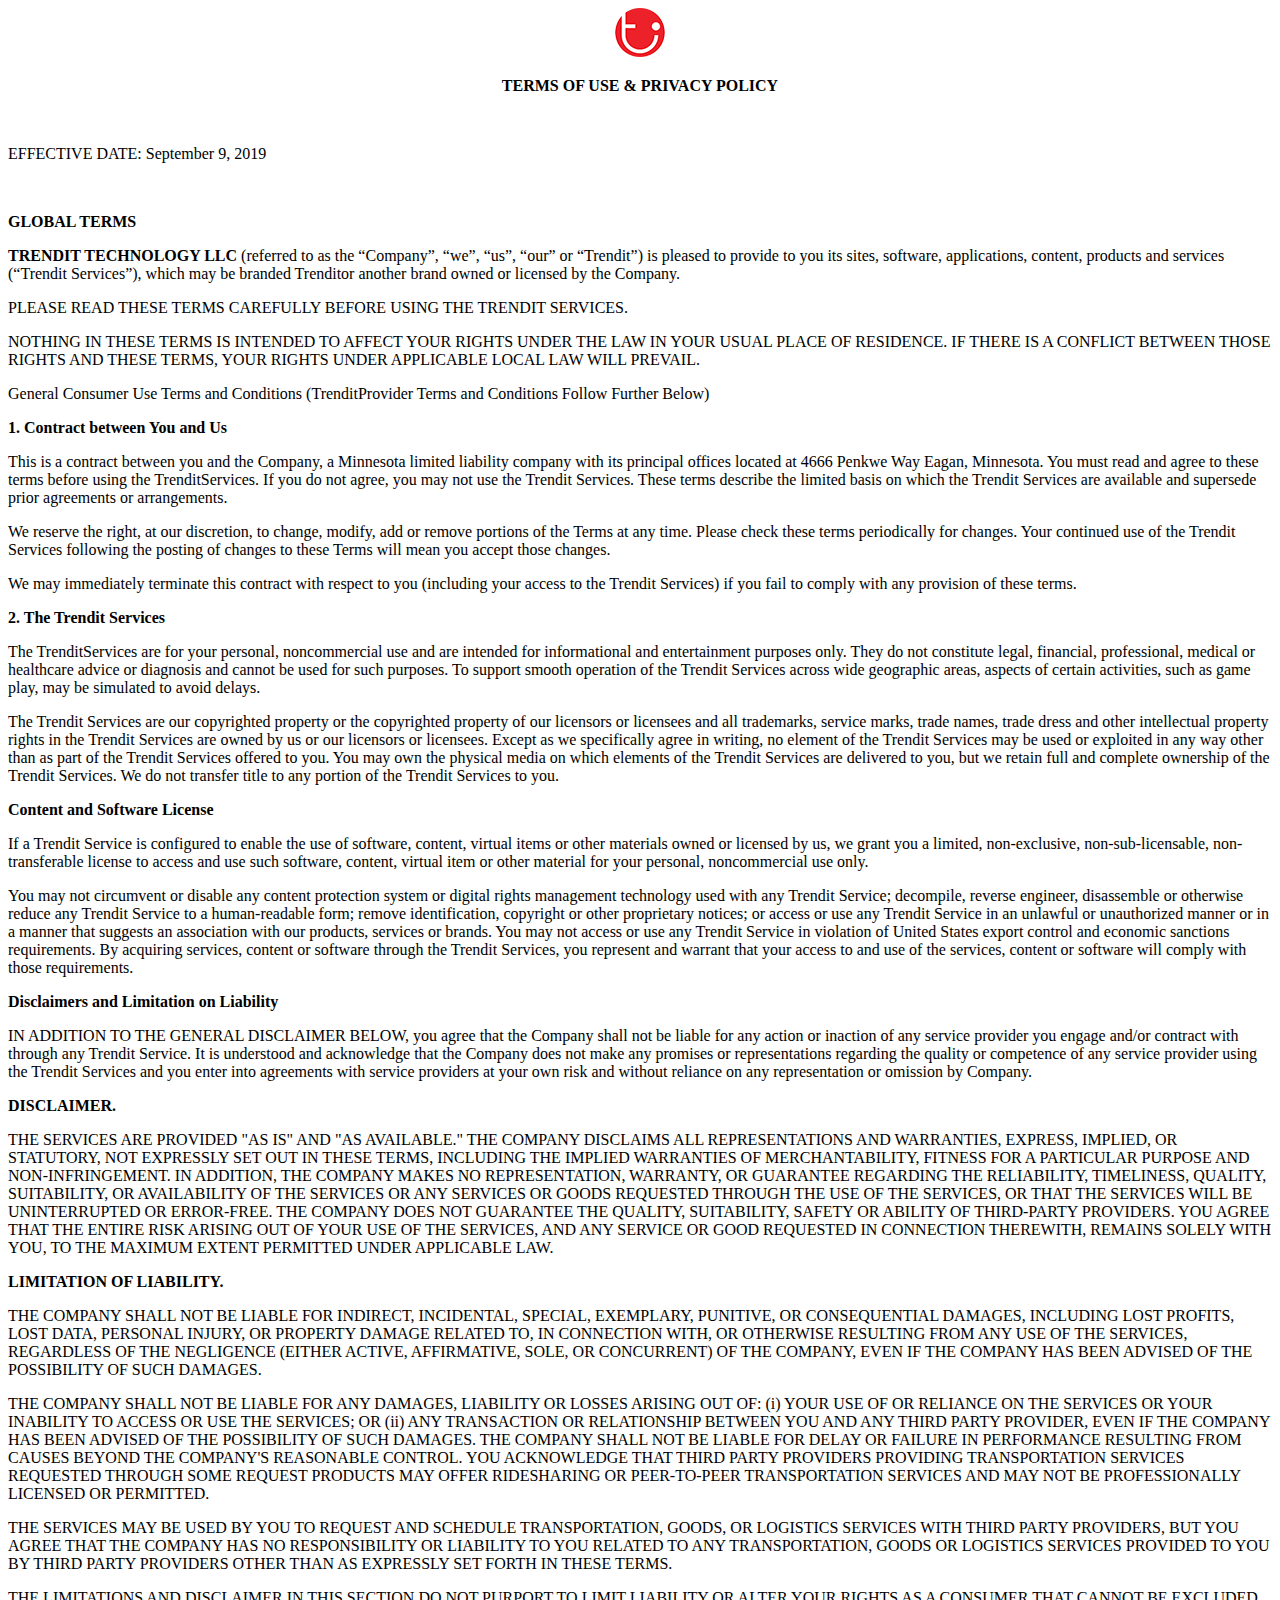
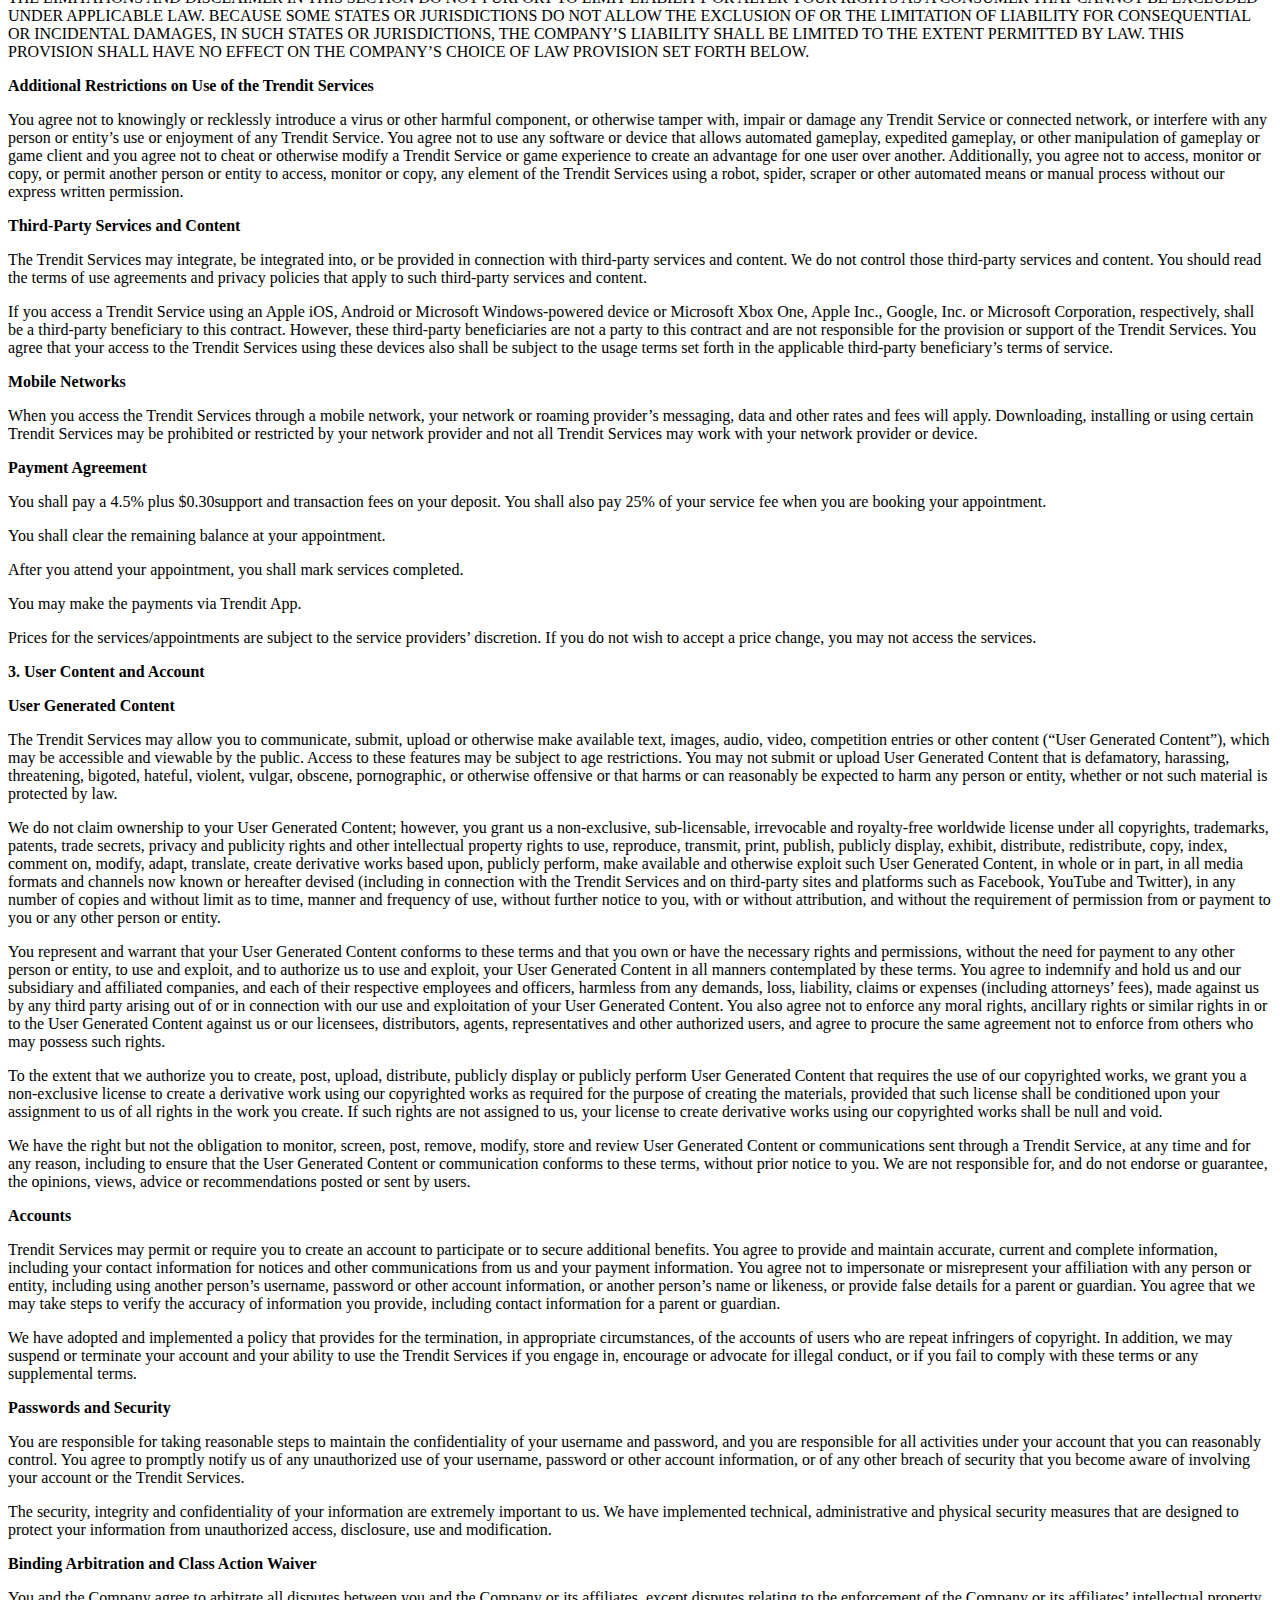
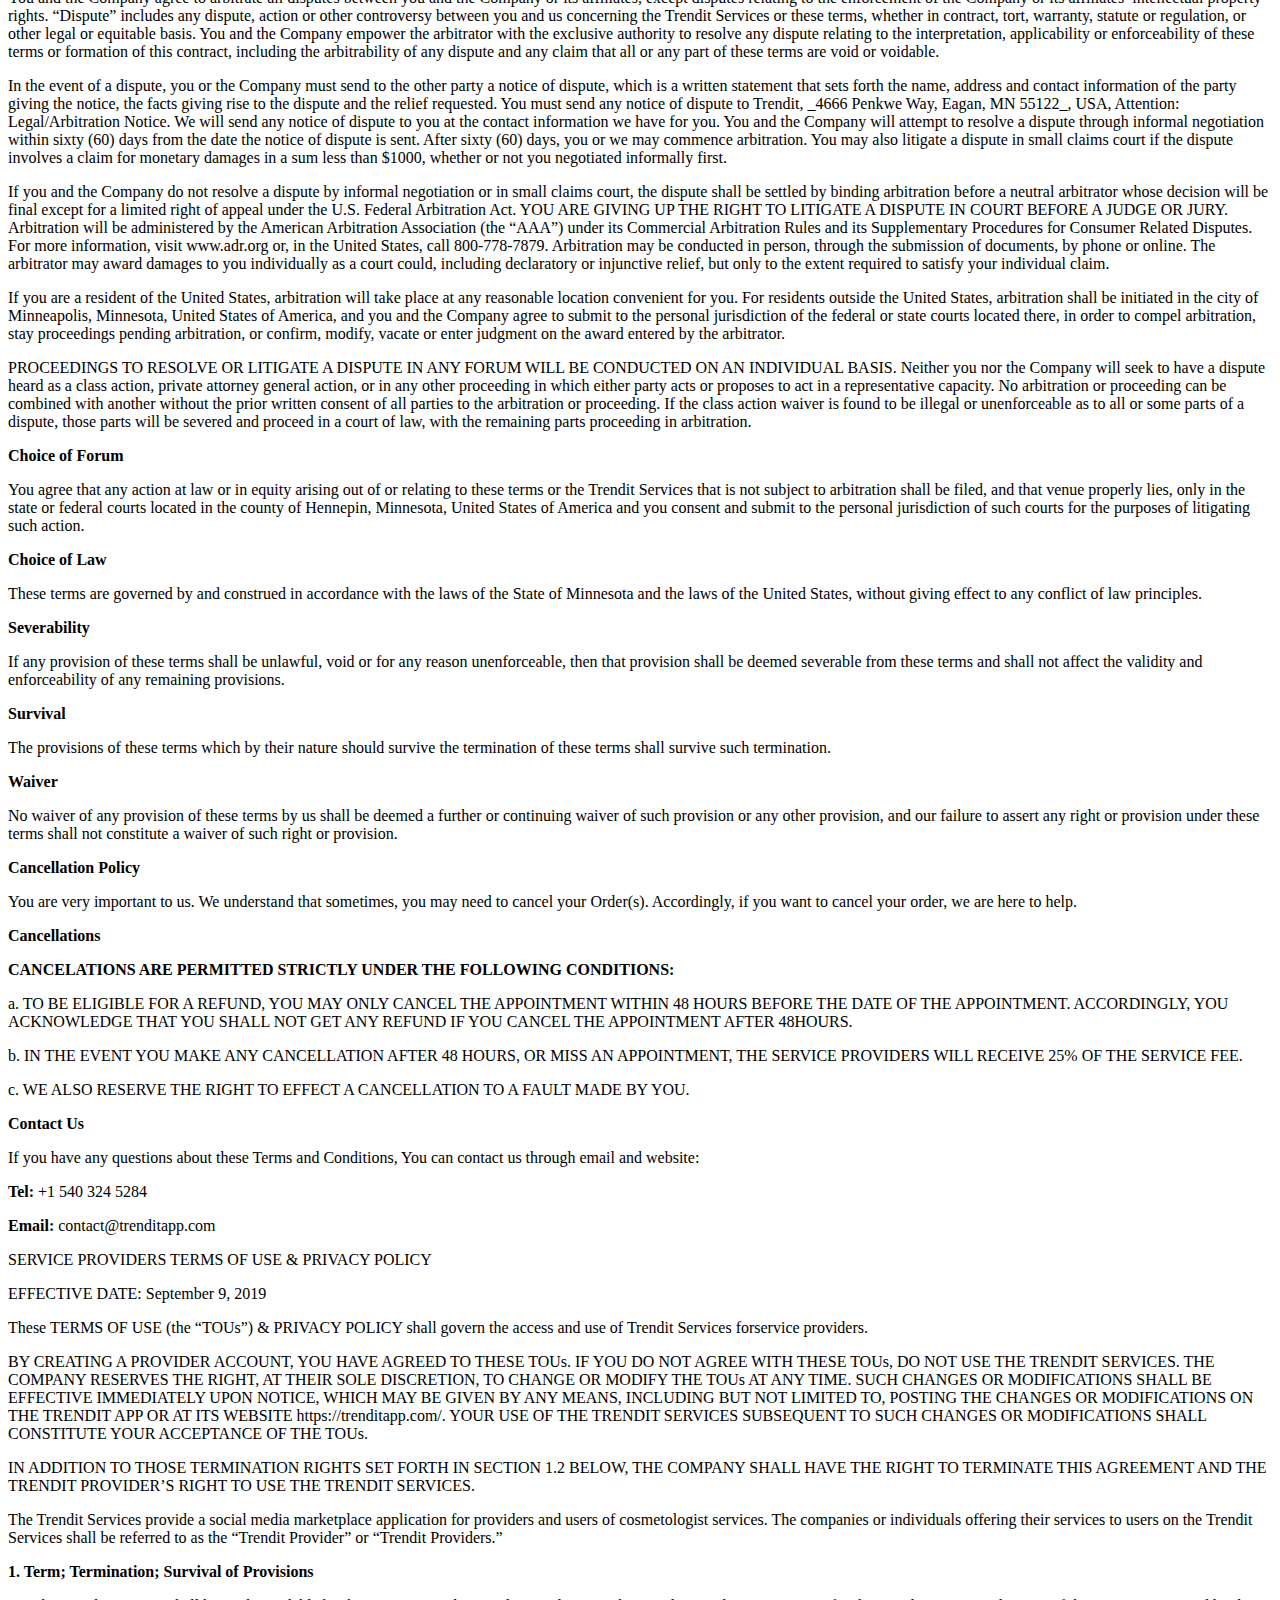
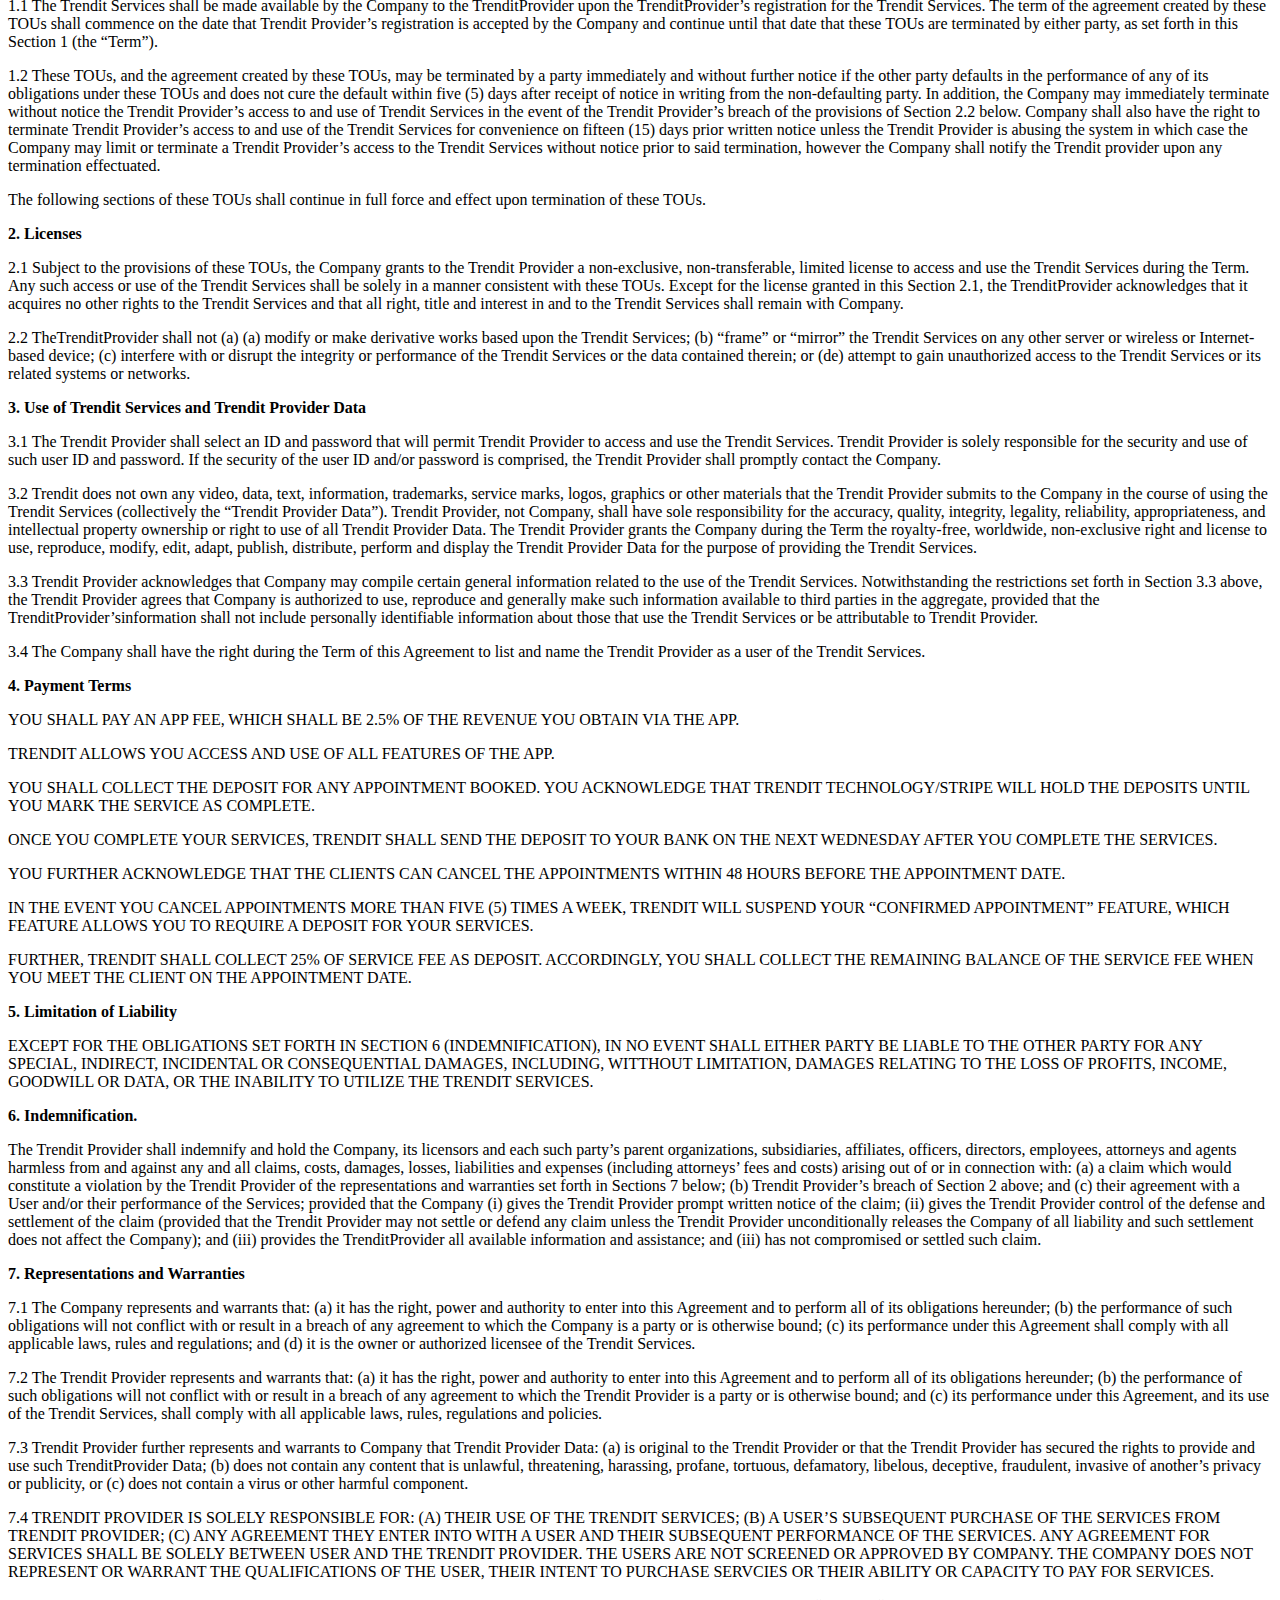
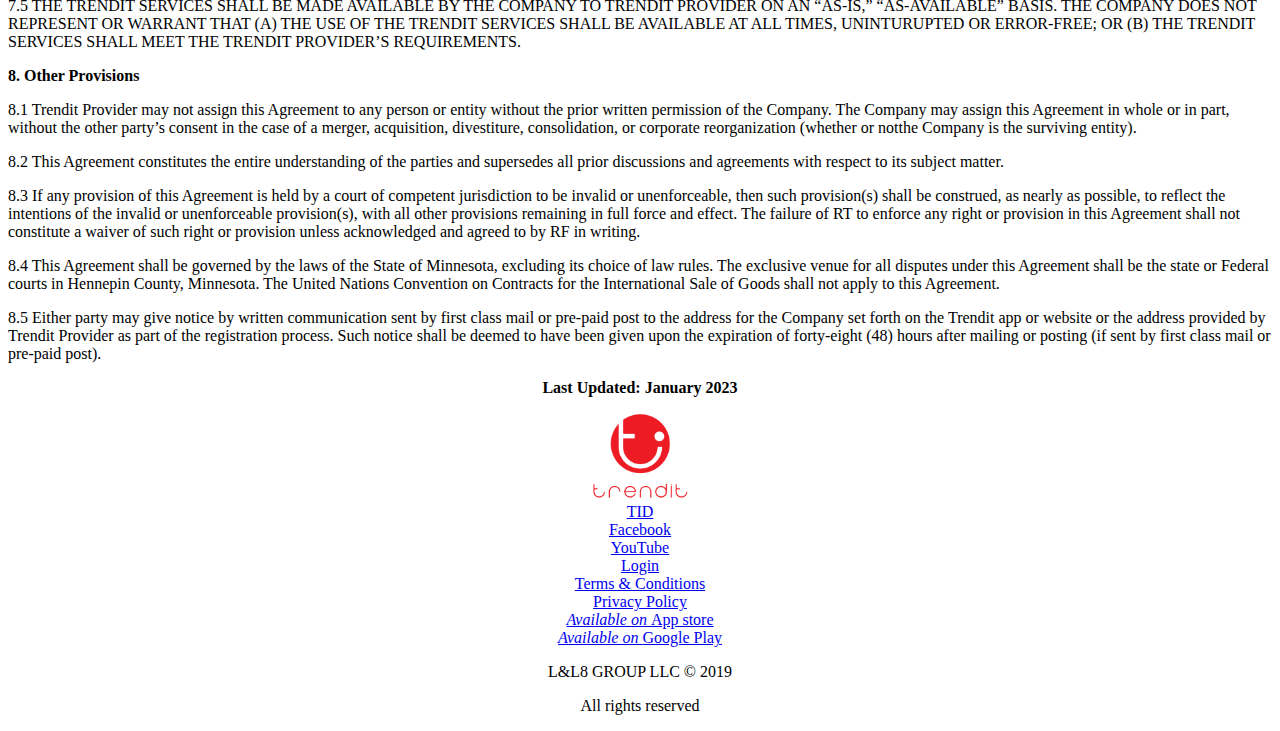
<file: terms.html>
<!DOCTYPE html>
<html lang="en">
<head><meta http-equiv="Content-Type" content="text/html; charset=utf-8">
    
    <meta name="viewport" content="width=device-width, initial-scale=1.0">
    <meta http-equiv="X-UA-Compatible" content="ie=edge">
    <title>Trendit - Terms of Use & Privacy Policy</title>
   <meta property="og:image" content="https://trenditapp.com/assets/images/logo.png">
    <link rel="shortcut icon" href="assets\images\favicon.ico" type="image/x-icon">
    <link rel="icon" href="assets\images\favicon.ico" type="image/x-icon">
</head>
<body>
  <center><img src="/trendit-logo.png" alt="Logo"> </center>
        <p><span style="font-family: 'Times New Roman', serif;"><span style="font-size: medium;"><b><center>TERMS OF USE & PRIVACY POLICY</center></b></span></span></p>
<p>&nbsp;</p>
<p><span style="font-family: 'Times New Roman', serif;"><span style="font-size: medium;">EFFECTIVE DATE: September 9, 2019</span></span></p>
<p>&nbsp;</p>
<p><span style="font-family: 'Times New Roman', serif;"><span style="font-size: medium;"><b>GLOBAL TERMS</b></span></span></p>


<p><span style="font-family: 'Times New Roman', serif;"><span style="font-size: medium;"><b>TRENDIT TECHNOLOGY LLC</b> (referred to as the &ldquo;Company&rdquo;, &ldquo;we&rdquo;, &ldquo;us&rdquo;, &ldquo;our&rdquo; or &ldquo;Trendit&rdquo;) is pleased to provide to you its sites, software, applications, content, products and services (&ldquo;Trendit Services&rdquo;), which may be branded Trenditor another brand owned or licensed by the Company. </span></span></p>


<p> 
PLEASE READ THESE TERMS CAREFULLY BEFORE USING THE TRENDIT SERVICES.
 </p><p> 
NOTHING IN THESE TERMS IS INTENDED TO AFFECT YOUR RIGHTS UNDER THE LAW IN YOUR USUAL PLACE OF RESIDENCE. IF THERE IS A CONFLICT BETWEEN THOSE RIGHTS AND THESE TERMS, YOUR RIGHTS UNDER APPLICABLE LOCAL LAW WILL PREVAIL.
</p><p>   
General Consumer Use Terms and Conditions (TrenditProvider Terms and Conditions Follow Further Below)
 </p> <p> <b>
1. Contract between You and Us</b>
</p>  <p> 
This is a contract between you and the Company, a Minnesota limited liability company with its principal offices located at 4666 Penkwe Way Eagan, Minnesota. You must read and agree to these terms before using the TrenditServices. If you do not agree, you may not use the Trendit Services. These terms describe the limited basis on which the Trendit Services are available and supersede prior agreements or arrangements.
</p> <p>  
We reserve the right, at our discretion, to change, modify, add or remove portions of the Terms at any time. Please check these terms periodically for changes. Your continued use of the Trendit Services following the posting of changes to these Terms will mean you accept those changes.
 </p> <p> 
We may immediately terminate this contract with respect to you (including your access to the Trendit Services) if you fail to comply with any provision of these terms.
 </p> <p> 
<b>2. The Trendit Services</b>
 </p> <p> 
The TrenditServices are for your personal, noncommercial use and are intended for informational and entertainment purposes only. They do not constitute legal, financial, professional, medical or healthcare advice or diagnosis and cannot be used for such purposes. To support smooth operation of the Trendit Services across wide geographic areas, aspects of certain activities, such as game play, may be simulated to avoid delays.
 </p> <p> 
The Trendit Services are our copyrighted property or the copyrighted property of our licensors or licensees and all trademarks, service marks, trade names, trade dress and other intellectual property rights in the Trendit Services are owned by us or our licensors or licensees. Except as we specifically agree in writing, no element of the Trendit Services may be used or exploited in any way other than as part of the Trendit Services offered to you. You may own the physical media on which elements of the Trendit Services are delivered to you, but we retain full and complete ownership of the Trendit Services. We do not transfer title to any portion of the Trendit Services to you.
</p>  <p> 
<b>Content and Software License</b>
</p>  <p> 
If a Trendit Service is configured to enable the use of software, content, virtual items or other materials owned or licensed by us, we grant you a limited, non-exclusive, non-sub-licensable, non-transferable license to access and use such software, content, virtual item or other material for your personal, noncommercial use only.
</p><p>   
You may not circumvent or disable any content protection system or digital rights management technology used with any Trendit Service; decompile, reverse engineer, disassemble or otherwise reduce any Trendit Service to a human-readable form; remove identification, copyright or other proprietary notices; or access or use any Trendit Service in an unlawful or unauthorized manner or in a manner that suggests an association with our products, services or brands. You may not access or use any Trendit Service in violation of United States export control and economic sanctions requirements. By acquiring services, content or software through the Trendit Services, you represent and warrant that your access to and use of the services, content or software will comply with those requirements.
 </p> <p> 
<b>Disclaimers and Limitation on Liability</b>
 </p> <p> 
IN ADDITION TO THE GENERAL DISCLAIMER BELOW, you agree that the Company shall not be liable for any action or inaction of any service provider you engage and/or contract with through any Trendit Service. It is understood and acknowledge that the Company does not make any promises or representations regarding the quality or competence of any service provider using the Trendit Services and you enter into agreements with service providers at your own risk and without reliance on any representation or omission by Company.
 </p> <p> 
<b>DISCLAIMER.</b>
 </p> <p> 
THE SERVICES ARE PROVIDED "AS IS" AND "AS AVAILABLE." THE COMPANY DISCLAIMS ALL REPRESENTATIONS AND WARRANTIES, EXPRESS, IMPLIED, OR STATUTORY, NOT EXPRESSLY SET OUT IN THESE TERMS, INCLUDING THE IMPLIED WARRANTIES OF MERCHANTABILITY, FITNESS FOR A PARTICULAR PURPOSE AND NON-INFRINGEMENT. IN ADDITION, THE COMPANY MAKES NO REPRESENTATION, WARRANTY, OR GUARANTEE REGARDING THE RELIABILITY, TIMELINESS, QUALITY, SUITABILITY, OR AVAILABILITY OF THE SERVICES OR ANY SERVICES OR GOODS REQUESTED THROUGH THE USE OF THE SERVICES, OR THAT THE SERVICES WILL BE UNINTERRUPTED OR ERROR-FREE. THE COMPANY DOES NOT GUARANTEE THE QUALITY, SUITABILITY, SAFETY OR ABILITY OF THIRD-PARTY PROVIDERS. YOU AGREE THAT THE ENTIRE RISK ARISING OUT OF YOUR USE OF THE SERVICES, AND ANY SERVICE OR GOOD REQUESTED IN CONNECTION THEREWITH, REMAINS SOLELY WITH YOU, TO THE MAXIMUM EXTENT PERMITTED UNDER APPLICABLE LAW.
 </p> <p> 
<b>LIMITATION OF LIABILITY.</b>
 </p> <p> 
THE COMPANY SHALL NOT BE LIABLE FOR INDIRECT, INCIDENTAL, SPECIAL, EXEMPLARY, PUNITIVE, OR CONSEQUENTIAL DAMAGES, INCLUDING LOST PROFITS, LOST DATA, PERSONAL INJURY, OR PROPERTY DAMAGE RELATED TO, IN CONNECTION WITH, OR OTHERWISE RESULTING FROM ANY USE OF THE SERVICES, REGARDLESS OF THE NEGLIGENCE (EITHER ACTIVE, AFFIRMATIVE, SOLE, OR CONCURRENT) OF THE COMPANY, EVEN IF THE COMPANY HAS BEEN ADVISED OF THE POSSIBILITY OF SUCH DAMAGES.
 </p> <p> 
THE COMPANY SHALL NOT BE LIABLE FOR ANY DAMAGES, LIABILITY OR LOSSES ARISING OUT OF: (i) YOUR USE OF OR RELIANCE ON THE SERVICES OR YOUR INABILITY TO ACCESS OR USE THE SERVICES; OR (ii) ANY TRANSACTION OR RELATIONSHIP BETWEEN YOU AND ANY THIRD PARTY PROVIDER, EVEN IF THE COMPANY HAS BEEN ADVISED OF THE POSSIBILITY OF SUCH DAMAGES. THE COMPANY SHALL NOT BE LIABLE FOR DELAY OR FAILURE IN PERFORMANCE RESULTING FROM CAUSES BEYOND THE COMPANY'S REASONABLE CONTROL. YOU ACKNOWLEDGE THAT THIRD PARTY PROVIDERS PROVIDING TRANSPORTATION SERVICES REQUESTED THROUGH SOME REQUEST PRODUCTS MAY OFFER RIDESHARING OR PEER-TO-PEER TRANSPORTATION SERVICES AND MAY NOT BE PROFESSIONALLY LICENSED OR PERMITTED.
 </p> <p> 
THE SERVICES MAY BE USED BY YOU TO REQUEST AND SCHEDULE TRANSPORTATION, GOODS, OR LOGISTICS SERVICES WITH THIRD PARTY PROVIDERS, BUT YOU AGREE THAT THE COMPANY HAS NO RESPONSIBILITY OR LIABILITY TO YOU RELATED TO ANY TRANSPORTATION, GOODS OR LOGISTICS SERVICES PROVIDED TO YOU BY THIRD PARTY PROVIDERS OTHER THAN AS EXPRESSLY SET FORTH IN THESE TERMS.
 </p> <p> 
THE LIMITATIONS AND DISCLAIMER IN THIS SECTION DO NOT PURPORT TO LIMIT LIABILITY OR ALTER YOUR RIGHTS AS A CONSUMER THAT CANNOT BE EXCLUDED UNDER APPLICABLE LAW. BECAUSE SOME STATES OR JURISDICTIONS DO NOT ALLOW THE EXCLUSION OF OR THE LIMITATION OF LIABILITY FOR CONSEQUENTIAL OR INCIDENTAL DAMAGES, IN SUCH STATES OR JURISDICTIONS, THE COMPANY’S LIABILITY SHALL BE LIMITED TO THE EXTENT PERMITTED BY LAW. THIS PROVISION SHALL HAVE NO EFFECT ON THE COMPANY’S CHOICE OF LAW PROVISION SET FORTH BELOW.
 </p> <p> 
<b>Additional Restrictions on Use of the Trendit Services</b>
 </p> <p> 
You agree not to knowingly or recklessly introduce a virus or other harmful component, or otherwise tamper with, impair or damage any Trendit Service or connected network, or interfere with any person or entity’s use or enjoyment of any Trendit Service. You agree not to use any software or device that allows automated gameplay, expedited gameplay, or other manipulation of gameplay or game client and you agree not to cheat or otherwise modify a Trendit Service or game experience to create an advantage for one user over another. Additionally, you agree not to access, monitor or copy, or permit another person or entity to access, monitor or copy, any element of the Trendit Services using a robot, spider, scraper or other automated means or manual process without our express written permission.
 </p> <p> 
<b>Third-Party Services and Content</b>
 </p> <p> 
The Trendit Services may integrate, be integrated into, or be provided in connection with third-party services and content. We do not control those third-party services and content. You should read the terms of use agreements and privacy policies that apply to such third-party services and content.
 </p> <p> 
If you access a Trendit Service using an Apple iOS, Android or Microsoft Windows-powered device or Microsoft Xbox One, Apple Inc., Google, Inc. or Microsoft Corporation, respectively, shall be a third-party beneficiary to this contract. However, these third-party beneficiaries are not a party to this contract and are not responsible for the provision or support of the Trendit Services. You agree that your access to the Trendit Services using these devices also shall be subject to the usage terms set forth in the applicable third-party beneficiary’s terms of service.
 </p> <p> 
<b>Mobile Networks</b>
 </p> <p> 
When you access the Trendit Services through a mobile network, your network or roaming provider’s messaging, data and other rates and fees will apply. Downloading, installing or using certain Trendit Services may be prohibited or restricted by your network provider and not all Trendit Services may work with your network provider or device.
</p> <p> 
<b>Payment Agreement</b>
</p> <p> 
You shall pay a 4.5% plus $0.30support and transaction fees on your deposit. You shall also pay 25% of your service fee when you are booking your appointment. 
</p> <p> 
You shall clear the remaining balance at your appointment. 
</p> <p> 
After you attend your appointment, you shall mark services completed.
</p> <p> 
You may make the payments via Trendit App.
</p> <p> 
Prices for the services/appointments are subject to the service providers’ discretion. If you do not wish to accept a price change, you may not access the services.  
 </p> <p> 



<b>3. User Content and Account</b>
 </p> <p> 
<b>User Generated Content</b>
 </p> <p> 
The Trendit Services may allow you to communicate, submit, upload or otherwise make available text, images, audio, video, competition entries or other content (“User Generated Content”), which may be accessible and viewable by the public. Access to these features may be subject to age restrictions. You may not submit or upload User Generated Content that is defamatory, harassing, threatening, bigoted, hateful, violent, vulgar, obscene, pornographic, or otherwise offensive or that harms or can reasonably be expected to harm any person or entity, whether or not such material is protected by law.
 </p> <p> 
We do not claim ownership to your User Generated Content; however, you grant us a non-exclusive, sub-licensable, irrevocable and royalty-free worldwide license under all copyrights, trademarks, patents, trade secrets, privacy and publicity rights and other intellectual property rights to use, reproduce, transmit, print, publish, publicly display, exhibit, distribute, redistribute, copy, index, comment on, modify, adapt, translate, create derivative works based upon, publicly perform, make available and otherwise exploit such User Generated Content, in whole or in part, in all media formats and channels now known or hereafter devised (including in connection with the Trendit Services and on third-party sites and platforms such as Facebook, YouTube and Twitter), in any number of copies and without limit as to time, manner and frequency of use, without further notice to you, with or without attribution, and without the requirement of permission from or payment to you or any other person or entity.
 </p> <p> 
You represent and warrant that your User Generated Content conforms to these terms and that you own or have the necessary rights and permissions, without the need for payment to any other person or entity, to use and exploit, and to authorize us to use and exploit, your User Generated Content in all manners contemplated by these terms. You agree to indemnify and hold us and our subsidiary and affiliated companies, and each of their respective employees and officers, harmless from any demands, loss, liability, claims or expenses (including attorneys’ fees), made against us by any third party arising out of or in connection with our use and exploitation of your User Generated Content. You also agree not to enforce any moral rights, ancillary rights or similar rights in or to the User Generated Content against us or our licensees, distributors, agents, representatives and other authorized users, and agree to procure the same agreement not to enforce from others who may possess such rights.
 </p> <p> 
To the extent that we authorize you to create, post, upload, distribute, publicly display or publicly perform User Generated Content that requires the use of our copyrighted works, we grant you a non-exclusive license to create a derivative work using our copyrighted works as required for the purpose of creating the materials, provided that such license shall be conditioned upon your assignment to us of all rights in the work you create. If such rights are not assigned to us, your license to create derivative works using our copyrighted works shall be null and void.
 </p> <p> 
We have the right but not the obligation to monitor, screen, post, remove, modify, store and review User Generated Content or communications sent through a Trendit Service, at any time and for any reason, including to ensure that the User Generated Content or communication conforms to these terms, without prior notice to you. We are not responsible for, and do not endorse or guarantee, the opinions, views, advice or recommendations posted or sent by users.
</p> <p> 
 <b>Accounts</b>
 </p> <p> 
Trendit Services may permit or require you to create an account to participate or to secure additional benefits. You agree to provide and maintain accurate, current and complete information, including your contact information for notices and other communications from us and your payment information. You agree not to impersonate or misrepresent your affiliation with any person or entity, including using another person’s username, password or other account information, or another person’s name or likeness, or provide false details for a parent or guardian. You agree that we may take steps to verify the accuracy of information you provide, including contact information for a parent or guardian.
 </p> <p> 
We have adopted and implemented a policy that provides for the termination, in appropriate circumstances, of the accounts of users who are repeat infringers of copyright. In addition, we may suspend or terminate your account and your ability to use the Trendit Services if you engage in, encourage or advocate for illegal conduct, or if you fail to comply with these terms or any supplemental terms.
 </p> <p> 
<b>Passwords and Security</b>
 </p> <p> 
You are responsible for taking reasonable steps to maintain the confidentiality of your username and password, and you are responsible for all activities under your account that you can reasonably control. You agree to promptly notify us of any unauthorized use of your username, password or other account information, or of any other breach of security that you become aware of involving your account or the Trendit Services.
 </p> <p> 
The security, integrity and confidentiality of your information are extremely important to us. We have implemented technical, administrative and physical security measures that are designed to protect your information from unauthorized access, disclosure, use and modification.
</p> <p> 
<b>Binding Arbitration and Class Action Waiver</b>
</p> <p>  
You and the Company agree to arbitrate all disputes between you and the Company or its affiliates, except disputes relating to the enforcement of the Company or its affiliates’ intellectual property rights. “Dispute” includes any dispute, action or other controversy between you and us concerning the Trendit Services or these terms, whether in contract, tort, warranty, statute or regulation, or other legal or equitable basis. You and the Company empower the arbitrator with the exclusive authority to resolve any dispute relating to the interpretation, applicability or enforceability of these terms or formation of this contract, including the arbitrability of any dispute and any claim that all or any part of these terms are void or voidable.
 </p> <p> 
In the event of a dispute, you or the Company must send to the other party a notice of dispute, which is a written statement that sets forth the name, address and contact information of the party giving the notice, the facts giving rise to the dispute and the relief requested. You must send any notice of dispute to Trendit, _4666 Penkwe Way, Eagan, MN 55122_, USA, Attention: Legal/Arbitration Notice. We will send any notice of dispute to you at the contact information we have for you. You and the Company will attempt to resolve a dispute through informal negotiation within sixty (60) days from the date the notice of dispute is sent. After sixty (60) days, you or we may commence arbitration. You may also litigate a dispute in small claims court if the dispute involves a claim for monetary damages in a sum less than $1000, whether or not you negotiated informally first.
 </p> <p> 
If you and the Company do not resolve a dispute by informal negotiation or in small claims court, the dispute shall be settled by binding arbitration before a neutral arbitrator whose decision will be final except for a limited right of appeal under the U.S. Federal Arbitration Act. YOU ARE GIVING UP THE RIGHT TO LITIGATE A DISPUTE IN COURT BEFORE A JUDGE OR JURY. Arbitration will be administered by the American Arbitration Association (the “AAA”) under its Commercial Arbitration Rules and its Supplementary Procedures for Consumer Related Disputes. For more information, visit www.adr.org or, in the United States, call 800-778-7879. Arbitration may be conducted in person, through the submission of documents, by phone or online. The arbitrator may award damages to you individually as a court could, including declaratory or injunctive relief, but only to the extent required to satisfy your individual claim.
 </p> <p> 
If you are a resident of the United States, arbitration will take place at any reasonable location convenient for you. For residents outside the United States, arbitration shall be initiated in the city of Minneapolis, Minnesota, United States of America, and you and the Company agree to submit to the personal jurisdiction of the federal or state courts located there, in order to compel arbitration, stay proceedings pending arbitration, or confirm, modify, vacate or enter judgment on the award entered by the arbitrator.
 </p> <p> 
PROCEEDINGS TO RESOLVE OR LITIGATE A DISPUTE IN ANY FORUM WILL BE CONDUCTED ON AN INDIVIDUAL BASIS. Neither you nor the Company will seek to have a dispute heard as a class action, private attorney general action, or in any other proceeding in which either party acts or proposes to act in a representative capacity. No arbitration or proceeding can be combined with another without the prior written consent of all parties to the arbitration or proceeding. If the class action waiver is found to be illegal or unenforceable as to all or some parts of a dispute, those parts will be severed and proceed in a court of law, with the remaining parts proceeding in arbitration.
 </p> <p> 
<b>Choice of Forum</b>
 </p> <p> 
You agree that any action at law or in equity arising out of or relating to these terms or the Trendit Services that is not subject to arbitration shall be filed, and that venue properly lies, only in the state or federal courts located in the county of Hennepin, Minnesota, United States of America and you consent and submit to the personal jurisdiction of such courts for the purposes of litigating such action.
</p> <p> 
<b>Choice of Law</b>
 </p> <p> 
These terms are governed by and construed in accordance with the laws of the State of Minnesota and the laws of the United States, without giving effect to any conflict of law principles.
 </p> <p> 
<b>Severability</b>
 </p> <p> 
If any provision of these terms shall be unlawful, void or for any reason unenforceable, then that provision shall be deemed severable from these terms and shall not affect the validity and enforceability of any remaining provisions.
 </p> <p> 
<b>Survival</b>
 </p> <p> 
The provisions of these terms which by their nature should survive the termination of these terms shall survive such termination.
 </p> <p> 



<b>Waiver</b>
 </p> <p> 
No waiver of any provision of these terms by us shall be deemed a further or continuing waiver of such provision or any other provision, and our failure to assert any right or provision under these terms shall not constitute a waiver of such right or provision.
 </p> <p> 
<b>Cancellation Policy</b>
</p> <p> 
You are very important to us. We understand that sometimes, you may need to cancel your Order(s). Accordingly, if you want to cancel your order, we are here to help.
</p> <p> 
<b>Cancellations </b>
</p> <p> 
<b>CANCELATIONS ARE PERMITTED STRICTLY UNDER THE FOLLOWING CONDITIONS:</b>
</p> <p> 
a.	TO BE ELIGIBLE FOR A REFUND, YOU MAY ONLY CANCEL THE APPOINTMENT WITHIN 48 HOURS BEFORE THE DATE OF THE APPOINTMENT. ACCORDINGLY, YOU ACKNOWLEDGE THAT YOU SHALL NOT GET ANY REFUND IF YOU CANCEL THE APPOINTMENT AFTER 48HOURS. 
</p> <p> 
b.	IN THE EVENT YOU MAKE ANY CANCELLATION AFTER 48 HOURS, OR MISS AN APPOINTMENT, THE SERVICE PROVIDERS WILL RECEIVE 25% OF THE SERVICE FEE. 
</p> <p> 
c.	WE ALSO RESERVE THE RIGHT TO EFFECT A CANCELLATION TO A FAULT MADE BY YOU. 
</p> <p> 


<b>Contact Us</b>
</p> <p> 
If you have any questions about these Terms and Conditions, You can contact us through email and website:
</p> <p> 
<b>Tel:</b> +1 540 324 5284
</p> <p> 
<b>Email: </b> contact@trenditapp.com
 
</p> <p> 
SERVICE PROVIDERS TERMS OF USE & PRIVACY POLICY
</p> <p> 
EFFECTIVE DATE: September 9, 2019
 </p> <p> 
These TERMS OF USE (the “TOUs”) & PRIVACY POLICY shall govern the access and use of Trendit Services forservice providers.
 </p> <p> 
BY CREATING A PROVIDER ACCOUNT, YOU HAVE AGREED TO THESE TOUs. IF YOU DO NOT AGREE WITH THESE TOUs, DO NOT USE THE TRENDIT SERVICES. THE COMPANY RESERVES THE RIGHT, AT THEIR SOLE DISCRETION, TO CHANGE OR MODIFY THE TOUs AT ANY TIME. SUCH CHANGES OR MODIFICATIONS SHALL BE EFFECTIVE IMMEDIATELY UPON NOTICE, WHICH MAY BE GIVEN BY ANY MEANS, INCLUDING BUT NOT LIMITED TO, POSTING THE CHANGES OR MODIFICATIONS ON THE TRENDIT APP OR AT ITS WEBSITE https://trenditapp.com/. YOUR USE OF THE TRENDIT SERVICES SUBSEQUENT TO SUCH CHANGES OR MODIFICATIONS SHALL CONSTITUTE YOUR ACCEPTANCE OF THE TOUs.
 </p> <p> 
IN ADDITION TO THOSE TERMINATION RIGHTS SET FORTH IN SECTION 1.2 BELOW, THE COMPANY SHALL HAVE THE RIGHT TO TERMINATE THIS AGREEMENT AND THE TRENDIT PROVIDER’S RIGHT TO USE THE TRENDIT SERVICES.
 </p> <p> 
The Trendit Services provide a social media marketplace application for providers and users of cosmetologist services. The companies or individuals offering their services to users on the Trendit Services shall be referred to as the “Trendit Provider” or “Trendit Providers.”
 </p> <p> 
<b>1. Term; Termination; Survival of Provisions</b>
</p> <p> 
1.1 The Trendit Services shall be made available by the Company to the TrenditProvider upon the TrenditProvider’s registration for the Trendit Services. The term of the agreement created by these TOUs shall commence on the date that Trendit Provider’s registration is accepted by the Company and continue until that date that these TOUs are terminated by either party, as set forth in this Section 1 (the “Term”).
 </p> <p> 
1.2 These TOUs, and the agreement created by these TOUs, may be terminated by a party immediately and without further notice if the other party defaults in the performance of any of its obligations under these TOUs and does not cure the default within five (5) days after receipt of notice in writing from the non-defaulting party. In addition, the Company may immediately terminate without notice the Trendit Provider’s access to and use of Trendit Services in the event of the Trendit Provider’s breach of the provisions of Section 2.2 below. Company shall also have the right to terminate Trendit Provider’s access to and use of the Trendit Services for convenience on fifteen (15) days prior written notice unless the Trendit Provider is abusing the system in which case the Company may limit or terminate a Trendit Provider’s access to the Trendit Services without notice prior to said termination, however the Company shall notify the Trendit provider upon any termination effectuated.
 </p> <p> 
The following sections of these TOUs shall continue in full force and effect upon termination of these TOUs.
 </p> <p> 



<b>2. Licenses</b>
 </p> <p> 
2.1 Subject to the provisions of these TOUs, the Company grants to the Trendit Provider a non-exclusive, non-transferable, limited license to access and use the Trendit Services during the Term. Any such access or use of the Trendit Services shall be solely in a manner consistent with these TOUs. Except for the license granted in this Section 2.1, the TrenditProvider acknowledges that it acquires no other rights to the Trendit Services and that all right, title and interest in and to the Trendit Services shall remain with Company.
 </p> <p> 
2.2 TheTrenditProvider shall not (a) (a) modify or make derivative works based upon the Trendit Services; (b) “frame” or “mirror” the Trendit Services on any other server or wireless or Internet-based device; (c) interfere with or disrupt the integrity or performance of the Trendit Services or the data contained therein; or (de) attempt to gain unauthorized access to the Trendit Services or its related systems or networks.
 </p> <p> 
<b>3. Use of Trendit Services and Trendit Provider Data</b>
 </p> <p> 
3.1 The Trendit Provider shall select an ID and password that will permit Trendit Provider to access and use the Trendit Services. Trendit Provider is solely responsible for the security and use of such user ID and password. If the security of the user ID and/or password is comprised, the Trendit Provider shall promptly contact the Company.
 </p> <p> 
3.2 Trendit does not own any video, data, text, information, trademarks, service marks, logos, graphics or other materials that the Trendit Provider submits to the Company in the course of using the Trendit Services (collectively the “Trendit Provider Data”). Trendit Provider, not Company, shall have sole responsibility for the accuracy, quality, integrity, legality, reliability, appropriateness, and intellectual property ownership or right to use of all Trendit Provider Data. The Trendit Provider grants the Company during the Term the royalty-free, worldwide, non-exclusive right and license to use, reproduce, modify, edit, adapt, publish, distribute, perform and display the Trendit Provider Data for the purpose of providing the Trendit Services.
 </p> <p> 
3.3 Trendit Provider acknowledges that Company may compile certain general information related to the use of the Trendit Services. Notwithstanding the restrictions set forth in Section 3.3 above, the Trendit Provider agrees that Company is authorized to use, reproduce and generally make such information available to third parties in the aggregate, provided that the TrenditProvider’sinformation shall not include personally identifiable information about those that use the Trendit Services or be attributable to Trendit Provider.
 </p> <p> 
3.4 The Company shall have the right during the Term of this Agreement to list and name the Trendit Provider as a user of the Trendit Services.
</p> <p> 
<b>4. Payment Terms</b>
 </p> <p> 
YOU SHALL PAY AN APP FEE, WHICH SHALL BE 2.5% OF THE REVENUE YOU OBTAIN VIA THE APP. 
</p> <p> 
TRENDIT ALLOWS YOU ACCESS AND USE OF ALL FEATURES OF THE APP. 
</p> <p> 
YOU SHALL COLLECT THE DEPOSIT FOR ANY APPOINTMENT BOOKED. YOU ACKNOWLEDGE THAT TRENDIT TECHNOLOGY/STRIPE WILL HOLD THE DEPOSITS UNTIL YOU MARK THE SERVICE AS COMPLETE. 
</p> <p> 
ONCE YOU COMPLETE YOUR SERVICES, TRENDIT SHALL SEND THE DEPOSIT TO YOUR BANK ON THE NEXT WEDNESDAY AFTER YOU COMPLETE THE SERVICES. 
</p> <p> 
YOU FURTHER ACKNOWLEDGE THAT THE CLIENTS CAN CANCEL THE APPOINTMENTS WITHIN 48 HOURS BEFORE THE APPOINTMENT DATE. 
</p> <p> 
IN THE EVENT YOU CANCEL APPOINTMENTS MORE THAN FIVE (5) TIMES A WEEK, TRENDIT WILL SUSPEND YOUR “CONFIRMED APPOINTMENT” FEATURE, WHICH FEATURE ALLOWS YOU TO REQUIRE A DEPOSIT FOR YOUR SERVICES.  
</p> <p> 
FURTHER, TRENDIT SHALL COLLECT 25% OF SERVICE FEE AS DEPOSIT. ACCORDINGLY, YOU SHALL COLLECT THE REMAINING BALANCE OF THE SERVICE FEE WHEN YOU MEET THE CLIENT ON THE APPOINTMENT DATE. 
</p> <p> 
<b>5. Limitation of Liability</b>
</p> <p> 
EXCEPT FOR THE OBLIGATIONS SET FORTH IN SECTION 6 (INDEMNIFICATION), IN NO EVENT SHALL EITHER PARTY BE LIABLE TO THE OTHER PARTY FOR ANY SPECIAL, INDIRECT, INCIDENTAL OR CONSEQUENTIAL DAMAGES, INCLUDING, WITTHOUT LIMITATION, DAMAGES RELATING TO THE LOSS OF PROFITS, INCOME, GOODWILL OR DATA, OR THE INABILITY TO UTILIZE THE TRENDIT SERVICES.
 </p> <p> 
<b>6. Indemnification.</b>
</p> <p>
The Trendit Provider shall indemnify and hold the Company, its licensors and each such party’s parent organizations, subsidiaries, affiliates, officers, directors, employees, attorneys and agents harmless from and against any and all claims, costs, damages, losses, liabilities and expenses (including attorneys’ fees and costs) arising out of or in connection with: (a) a claim which would constitute a violation by the Trendit Provider of the representations and warranties set forth in Sections 7 below; (b) Trendit Provider’s breach of Section 2 above; and (c) their agreement with a User and/or their performance of the Services; provided that the Company (i) gives the Trendit Provider prompt written notice of the claim; (ii) gives the Trendit Provider control of the defense and settlement of the claim (provided that the Trendit Provider may not settle or defend any claim unless the Trendit Provider unconditionally releases the Company of all liability and such settlement does not affect the Company); and (iii) provides the TrenditProvider all available information and assistance; and (iii) has not compromised or settled such claim.
 </p> <p>
<b>7. Representations and Warranties</b>
 </p> <p>
7.1 The Company represents and warrants that: (a) it has the right, power and authority to enter into this Agreement and to perform all of its obligations hereunder; (b) the performance of such obligations will not conflict with or result in a breach of any agreement to which the Company is a party or is otherwise bound; (c) its performance under this Agreement shall comply with all applicable laws, rules and regulations; and (d) it is the owner or authorized licensee of the Trendit Services.
</p> <p>7.2 The Trendit Provider represents and warrants that: (a) it has the right, power and authority to enter into this Agreement and to perform all of its obligations hereunder; (b) the performance of such obligations will not conflict with or result in a breach of any agreement to which the Trendit Provider is a party or is otherwise bound; and (c) its performance under this Agreement, and its use of the Trendit Services, shall comply with all applicable laws, rules, regulations and policies.
 
</p> <p>7.3 Trendit Provider further represents and warrants to Company that Trendit Provider Data: (a) is original to the Trendit Provider or that the Trendit Provider has secured the rights to provide and use such TrenditProvider Data; (b) does not contain any content that is unlawful, threatening, harassing, profane, tortuous, defamatory, libelous, deceptive, fraudulent, invasive of another’s privacy or publicity, or (c) does not contain a virus or other harmful component.
 
</p> <p>7.4 TRENDIT PROVIDER IS SOLELY RESPONSIBLE FOR: (A) THEIR USE OF THE TRENDIT SERVICES; (B) A USER’S SUBSEQUENT PURCHASE OF THE SERVICES FROM TRENDIT PROVIDER; (C) ANY AGREEMENT THEY ENTER INTO WITH A USER AND THEIR SUBSEQUENT PERFORMANCE OF THE SERVICES. ANY AGREEMENT FOR SERVICES SHALL BE SOLELY BETWEEN USER AND THE TRENDIT PROVIDER. THE USERS ARE NOT SCREENED OR APPROVED BY COMPANY. THE COMPANY DOES NOT REPRESENT OR WARRANT THE QUALIFICATIONS OF THE USER, THEIR INTENT TO PURCHASE SERVCIES OR THEIR ABILITY OR CAPACITY TO PAY FOR SERVICES.
 
</p> <p>7.5 THE TRENDIT SERVICES SHALL BE MADE AVAILABLE BY THE COMPANY TO TRENDIT PROVIDER ON AN “AS-IS,” “AS-AVAILABLE” BASIS. THE COMPANY DOES NOT REPRESENT OR WARRANT THAT (A) THE USE OF THE TRENDIT SERVICES SHALL BE AVAILABLE AT ALL TIMES, UNINTURUPTED OR ERROR-FREE; OR (B) THE TRENDIT SERVICES SHALL MEET THE TRENDIT PROVIDER’S REQUIREMENTS.
 

</p> <p>

<b>8. Other Provisions</b>
</p> <p> 
8.1 Trendit Provider may not assign this Agreement to any person or entity without the prior written permission of the Company. The Company may assign this Agreement in whole or in part, without the other party’s consent in the case of a merger, acquisition, divestiture, consolidation, or corporate reorganization (whether or notthe Company is the surviving entity).
 </p> <p>
8.2 This Agreement constitutes the entire understanding of the parties and supersedes all prior discussions and agreements with respect to its subject matter.
 </p> <p>
8.3 If any provision of this Agreement is held by a court of competent jurisdiction to be invalid or unenforceable, then such provision(s) shall be construed, as nearly as possible, to reflect the intentions of the invalid or unenforceable provision(s), with all other provisions remaining in full force and effect. The failure of RT to enforce any right or provision in this Agreement shall not constitute a waiver of such right or provision unless acknowledged and agreed to by RF in writing.
 </p> <p>
8.4 This Agreement shall be governed by the laws of the State of Minnesota, excluding its choice of law rules. The exclusive venue for all disputes under this Agreement shall be the state or Federal courts in Hennepin County, Minnesota. The United Nations Convention on Contracts for the International Sale of Goods shall not apply to this Agreement.
 </p> <p>
8.5 Either party may give notice by written communication sent by first class mail or pre-paid post to the address for the Company set forth on the Trendit app or website or the address provided by Trendit Provider as part of the registration process. Such notice shall be deemed to have been given upon the expiration of forty-eight (48) hours after mailing or posting (if sent by first class mail or pre-paid post).
</p>

<p><span style="font-family: 'Times New Roman', serif;"><b><center>Last Updated: January 2023</center></b></span></p>
 <center>



    <footer>
        <section id="footer">
            <div class="container text-center">
                <div class="row">

                    <div class="col-md-4">
                        <img style="max-width:100px;" src="assets/images/logo1.png" alt="">
                    </div>

                    <div class="col-md-4 text-left " style="display:flex; flex-direction:column;">

                        <a href="TID.html" target="blank" class="mb20 title-para">
                            TID
                        </a>
                        <a href="https://www.facebook.com/Trendit-App-102512217890327/" target="blank"
                            class="mb20 title-para">
                            Facebook
                        </a>
                        <a href="https://www.youtube.com/channel/UCVTKao4SjIHvDT58kGEnenQ" target="blank" class="mb20 title-para">
                            YouTube
                        </a>
                        <a href="#" data-toggle="modal" data-target="#signin-page" data-modal-form="sign-in" class="mb20 title-para" data-ng-click="openLoginModel()">Login</a>
                        <!--Modals Start-->
                        <div class="modal fade" id="signin-page" style="display: none;">
    <div class="modal-dialog">
        <div>
            <button type="button" id="btn-close-modal" data-dismiss="modal">
                <i class="fa fa-times icon-color"></i>
            </button>
            <div class="modal-center">
                <div class="tab-content">
                    <!-- Sign in form -->
                    <form class="modal-background form-material tab-pane transition scale fade in active ng-pristine ng-invalid ng-invalid-required" id="signin-form" autocomplete="off">
                        <div class="modal-heading">
                            <h2 class="icon-color">Login</h2>
                        </div>
                        <div class="form-group mt20">
                            <input type="text" class="form-control ng-pristine ng-untouched ng-invalid ng-invalid-required" required="" data-ng-model="lUname" id="txtuname">
                            <span class="form-bar"></span>
                            <label class="float-label" for="txtuname">Enter User-name</label>
                        </div>
                        <div class="form-group mt20">
                            <input type="password" class="form-control ng-pristine ng-untouched ng-invalid ng-invalid-required" required="" data-ng-model="lPsw" id="txtpassword">
                            <span class="form-bar"></span>
                            <label class="float-label" for="txtpassword">Enter Password</label>
                        </div>
                        <!--<div class="form-group text-right">
                            <a href="#">Forgot Password?</a>
                        </div>-->
                        <div class="clearfix">

                            <div class="col-md-12 col-xs-12 login-modal-btn colored-button button btn btn-primary common-btn float-button-light mob-login-modal-btn mb20 my_login">
                                <h3 class="text-center">LOGIN NOW</h3>
                            </div>
                        </div>
                        <!-- Switching forms (Fake nav tab) -->
                        <!--<div class="row mr0 ml0">
                            <div class="form-switch pull-right">Do you wish to register for a <a href="#form-1"> New account? </a></div>
                        </div>-->
                    </form>
                    <!-- Sign up form -->
                    <form class="modal-background form-material tab-pane transition scale fade ng-pristine ng-invalid ng-invalid-required" id="signup-form">
                        <div class="modal-heading">
                            <h2 class="icon-color">Sign Up</h2>
                        </div>
                        <div class="row">
                            <div class="col-md-6">
                                <div class="form-group mt20">
                                    <input type="text" class="form-control ng-pristine ng-untouched ng-invalid ng-invalid-required" required="" data-ng-model="SUname" id="txtname">
                                    <span class="form-bar"></span>
                                    <label class="float-label" for="txtname">Enter User-Name</label>
                                </div>
                            </div>
                            <div class="col-md-6">
                                <div class="form-group mt20">
                                    <input type="text" class="form-control ng-pristine ng-untouched ng-invalid ng-invalid-required" required="" data-ng-model="SEmail" id="txtemail">
                                    <span class="form-bar"></span>
                                    <label class="float-label" for="txtemail">Enter E-mail_ID</label>
                                </div>
                            </div>
                        </div>
                        <div class="form-group sign-pw">
                            <input type="password" class="form-control ng-pristine ng-untouched ng-invalid ng-invalid-required" required="" data-ng-model="SPsw" id="txtpass">
                            <span class="form-bar"></span>
                            <label class="float-label" for="txtpass">Enter Password</label>
                        </div>
                        <div class="form-group">
                            <input type="password" class="form-control ng-pristine ng-untouched ng-invalid ng-invalid-required" required="" data-ng-model="SCPsw" id="txtconfirmpass">
                            <span class="form-bar"></span>
                            <label class="float-label" for="txtconfirmpass">Confirm Password</label>
                        </div>
                        <div class="clearfix">

                            <div class="col-md-12 col-xs-12 login-modal-btn colored-button button btn btn-primary common-btn float-button-light mob-login-modal-btn mb20">
                                <h3 class="text-center">CREATE ACCOUNT</h3>
                            </div>
                        </div>
                        <!-- Switching forms (Fake nav tab) -->
                        <div class="row mr0 ml0">
                            <div class="form-switch pull-right">Already have an account? <a href="#form-2">Sign in</a></div>
                        </div>

                    </form>
                </div>
                <!-- Hidden real nav tabs -->
                <ul class="nav-tabs hidden">
                    <li id="form-1"><a data-ng-click="OpenForm1()" href="#signup-form" data-toggle="tab">Sign up</a></li>
                    <li id="form-2"><a data-ng-click="OpenForm2()" href="#signin-form" data-toggle="tab">Sign in</a></li>
                </ul>
            </div>
        </div>
    </div>
</div>
<!--Modals End-->
                        <a href="terms.html" target = "blank" class="mb20 title-para">
                            Terms & Conditions
                        </a>
                        <a href="terms.html" target="blank" class="mb20 title-para">
                            Privacy Policy
                        </a>
                       
                    </div>
                    <div class="mb20 hidden-sm hidden-xs">

                        <a href = "https://apps.apple.com/us/app/trendit-app/id1468840934?ls=1"  target="_blank" class="btn default_color available-btn colored-button float-button-light">
                            <i class="fa fa-mobile"></i>
                            <em> Available on </em>
                            App store
                        </a><br/>
                        <a href = "https://play.google.com/store/apps/details?id=com.trenditapp.trendit" target="_blank" class="btn default_color available-btn colored-button float-button-light">
                            <i class="fa fa-android"></i>
                            <em> Available on </em>
                            Google Play
                        </a>
                    </div>
                    <p class="footer-copyright mb0"> L&L8 GROUP LLC &copy; <span id="copyright-year">2019</span></p>
                    <p>All rights reserved </p>
                </div>
            </div>
        </section>
    </footer>


    <a class="btn btn-lg waves-effect waves-light scrollup"><i class="fa fa-arrow-up"></i></a>




    <!--[if lt IE 9]>
            <div class="ie-warning">
                <h1>Warning!!</h1>
                <p>You are using an outdated version of Internet Explorer, please upgrade <br/>to any of the following web browsers to access this website.</p>
                <div class="iew-container">
                    <ul class="iew-download">
                        <li>
                            <a href="http://www.google.com/chrome/">
                                <img src="assets/images/chrome.png" alt="">
                                <div>Chrome</div>
                            </a>
                        </li>
                        <li>
                            <a href="https://www.mozilla.org/en-US/firefox/new/">
                                <img src="assets/images/firefox.png" alt="">
                                <div>Firefox</div>
                            </a>
                        </li>
                        <li>
                            <a href="http://www.opera.com">
                                <img src="assets/images/opera.png" alt="">
                                <div>Opera</div>
                            </a>
                        </li>
                        <li>
                            <a href="https://www.apple.com/safari/">
                                <img src="assets/images/safari.png" alt="">
                                <div>Safari</div>
                            </a>
                        </li>
                        <li>
                            <a href="http://windows.microsoft.com/en-us/internet-explorer/download-ie">
                                <img src="assets/images/ie.png" alt="">
                                <div>IE (9 & above)</div>
                            </a>
                        </li>
                    </ul>
                </div>
                <p>Sorry for the inconvenience!</p>
            </div>   
        <![endif]-->


    <script src="assets\js\jquery.2.2.3.min.js"></script>
    <script src="assets\js\bootstrap.min.js"></script>

    <script src="assets\js\jarallax.min.js"></script>

    <script src="assets\js\jquery.sidebar.min.js"></script>

    <script src="assets\js\owl.carousel.min.js"></script>

    <script src="assets\js\jquery.magnific-popup.min.js"></script>

    <script src="assets\js\jquery.counterup.js"></script>

    <script src="assets\js\waypoints.min.js"></script>

    <script src="assets\js\mCustomScrollbar.min.js"></script>

    <script src="assets\js\tweetie.min.js"></script>

    <script src="assets\js\waves.min.js"></script>

    <script src="assets\js\custom.js"></script>
    <script src="assets\js\outdatedbrowser.js"></script>
    <script>
        // Plain Javascript
        //event listener: DOM ready
        function addLoadEvent(func) {
            var oldonload = window.onload;
            if (typeof window.onload != 'function') {
                window.onload = func;
            } else {
                window.onload = function () {
                    if (oldonload) {
                        oldonload();
                    }
                    func();
                }
            }
        }
        //call plugin function after DOM ready
        addLoadEvent(function () {
            window.scrollTo(0, 0);
            outdatedBrowser({
                bgColor: '#f25648',
                color: '#ffffff',
                lowerThan: 'js:Promise',
                languagePath: ''
            })
        });
        
        $('.my_login ').on('click',function() {
        $.ajax({
            type: "POST",
            url: 'admin/login.php',
            dataType: 'JSON',
            data: {
                username: $("#txtuname").val(),
                password: $("#txtpassword").val()
            },
            success: function(data)
            {
                if (data.status === 'Sucess') {
                    window.location.replace('/push-notification.php');
                }
                else {
                    alert(data.msg);
                }
            }
        });
        //this is mandatory other wise your from will be submitted.
        return false; 
    });
    </script>

    <script>

    </script>
     </center>
    
</body>
</html>
</file>
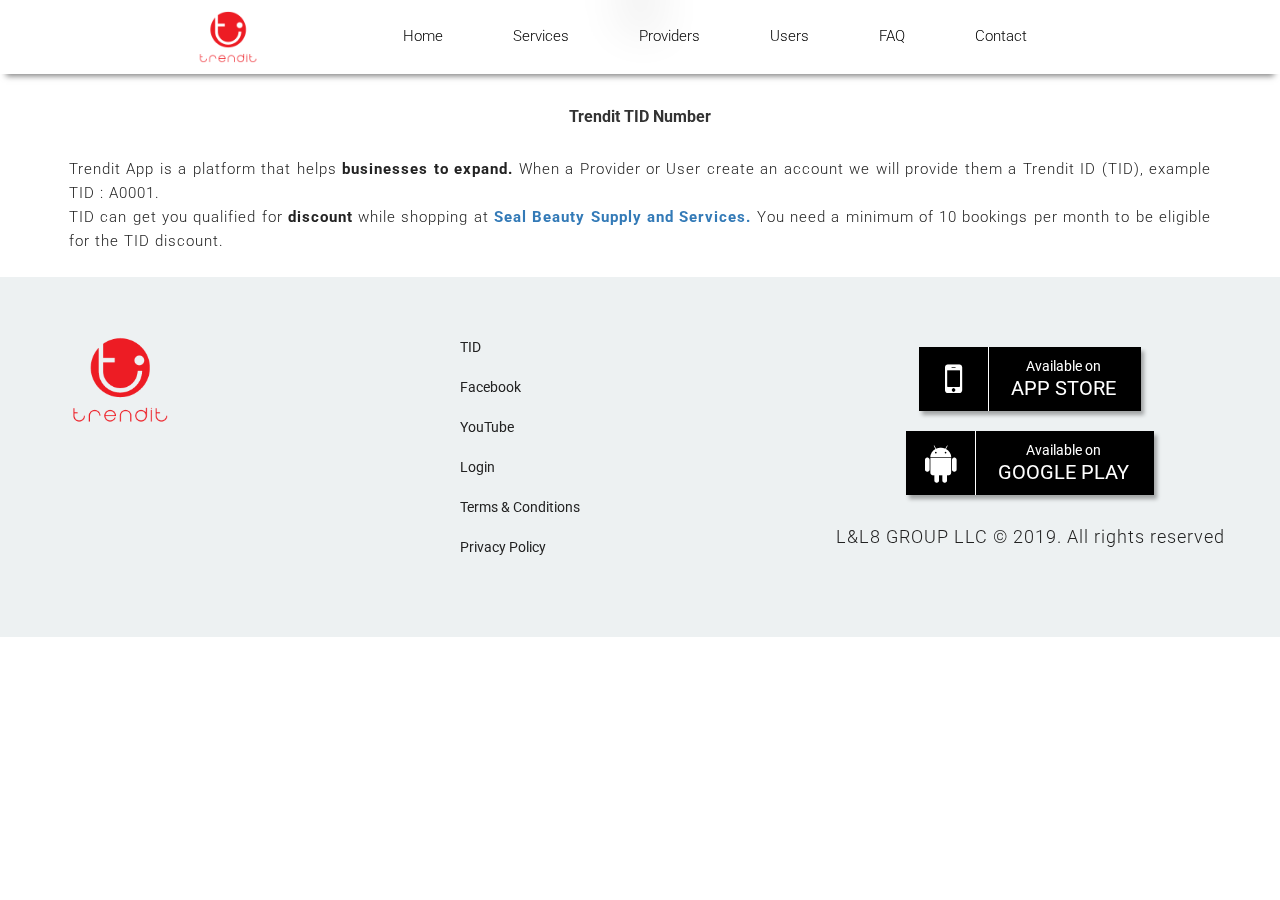
<file: TID.html>
<!DOCTYPE html>
<html>

<head><meta http-equiv="Content-Type" content="text/html; charset=utf-8">
    <title>Trendit App – Book Beautician at Home, Salon Services</title>


    <!--[if lt IE 9]>
            <script src="https://oss.maxcdn.com/libs/html5shiv/3.7.0/html5shiv.js"></script>
            <script src="https://oss.maxcdn.com/libs/respond.js/1.4.2/respond.min.js"></script>
        <![endif]-->

    <meta name="author" content="">
    <meta name="viewport" content="width=device-width, initial-scale=1, maximum-scale=1">
    <meta http-equiv="X-UA-Compatible" content="IE=edge">
    
    <meta name="title" content="Trendit – Book Beautician at Home, Salon Services">
<meta name="description" content="Trendit offers powerful business tools for beauty and barber professionals, it gives clients an easy way to discover, and book services .">
<meta name="keywords" content="makeup appointment, salon appointment, salon booking, salon at home, beauty parlor services at home, appointment salon, book beauty services, hair salon appointment booking app, hair stylist app, makeup appointment, salon appointment, salon bookings, salon locator, styleseat, barbershop software, beauty appointments, beauty services, home services, home expert, Household service, Service finder, Top home service app, salon at home, salon finder, hair 411 by the knot, hair master hd, salon locator, be u salons hair, supercuts, salon booking, affinity hair, hair salon appointment booking app, salon bookings, salon booking app, salon on the go, istashi, hair salon app, salon software, hairshow, salon appointment, Makup beauty service, makup video, makup videos, makup tips, beautition, makup advice app, salon booking app, free appointment scheduler, booking organizer, hair salon appointment booking app, appointment scheduler, salon booking, salon iris, management appointment organizer, saison manager, appointment checker, business appointment organizer, salon bookings, appointment booking app, salon bookings, salon booking app, salon booking, talabat, booking.com hotel reservations, booking com, hair stylist app, makeup appointment, salon appointment, salon locator, salon booking, home expert, salon at home, beauty parlour services at home, salon booking, salon finder, salon locator">
<meta name="robots" content="index, follow">
<meta name="language" content="English">
<meta property="og:title" content="Trendit – ¬Book Beautician at Home, Salon Services">
<meta property="og:image" content="https://trenditapp.com/assets/images/logo.png">
    <link rel="shortcut icon" href="assets\images\favicon.ico" type="image/x-icon">
    <link rel="icon" href="assets\images\favicon.ico" type="image/x-icon">

    <link href="https://fonts.googleapis.com/css?family=Roboto:100,300,400,500,700" rel="stylesheet">

    <link rel="stylesheet" type="text/css" href="assets\css\bootstrap.min.css">

    <link rel="stylesheet" type="text/css" href="assets\css\font-awesome.min.css">

    <link rel="stylesheet" type="text/css" href="assets\css\jarallax.css">

    <link rel="stylesheet" type="text/css" href="assets\css\owl.carousel.css">

    <link rel="stylesheet" type="text/css" href="assets\css\magnific-popup.css">

    <link rel="stylesheet" type="text/css" href="assets\css\jquery.mCustomScrollbar.css">

    <link rel="stylesheet" type="text/css" href="assets\css\animate.min.css">

    <link rel="stylesheet" type="text/css" href="assets\css\waves.css">

    <link rel="stylesheet" type="text/css" href="assets\css\style.css">

    <link rel="stylesheet" type="text/css" href="assets\css\responsive.css">

    <link rel="stylesheet" type="text/css" href="assets/css/colors.css" id="color">
    
    <style>
        
        .white-space-pre {
    white-space: pre-wrap;
    font-weight:400;
    text-align:left;
}

    .circle-txt2 {
    font-size: 16px;
    font-weight: 600;
    left: 0;
    line-height: 40px;
    position: absolute;
    text-align: center;
    top: 5px;
    width: 100%;
    opacity: 1;
    color:#ed1c24;
    }
a:hover {
  color: red;
}
    </style>
    
</head>

<body data-spy="scroll" data-target=".navbar" data-offset="50">

    <div id="btry-loader">
        <div class="btry inner">
            <div class="btry-charge"></div>
        </div>
    </div>
    <div id="outdated">
        <h6>Your browser is out-of-date!</h6>
        <p>Update your browser to view this website correctly. <a id="btnUpdateBrowser"
                href="http://outdatedbrowser.com/">Update
                my browser now </a></p>
        <p class="last"><a href="#" id="btnCloseUpdateBrowser" title="Close">&times;</a></p>
    </div>


    <nav class="navbar default" style="z-index:10000000">
        <div class="container mob-logo nav-custom">
            <div class="navbar-header col-sm-2 tablet-logo">
                <button type="button" class="navbar-toggle mob-menu" data-toggle="collapse" data-target="#myNavbar">
                    <span class="icon-bar"></span>
                    <span class="icon-bar"></span>
                    <span class="icon-bar"></span>
                </button>
                <div class="mobile-sidebar">
                    <span class="sidebar-btn btn fa-bar-hide" data-action="toggle" data-side="right">
                        <i class="fa fa-bars"></i>
                    </span>
                </div>
                <a href="index.html" class="brand-logo">
                    <img src="assets\images\logo1.png" alt="Trendit logo">
                </a>
            </div>
            <div class="collapse navbar-collapse" id="myNavbar">
                <ul class="nav navbar-nav">
                    <li class="active navbar-border mr40">
                        <a href="#home">Home</a>
                    </li>
                    <li class="mr40">
                        <a href="#feature-desc">Services</a>
                    </li>
                    <li class="mr40">
                        <a href="#providers">Providers</a>
                    </li>
                    <li class="mr40">
                        <a href="#why_us">Users</a>
                    </li>
                    <li class="mr40">
                        <a href="#questions">FAQ</a>
                    </li>
                    <li class="mr40">
                        <a href="#contact">Contact</a>
                    </li>
                </ul>
            </div>
        </div>
    </nav>

    <!-- <div class="sidebars">
        <div class="sidebar right offcanvas-nav">
            <div class="sidebar-head nav-head">
                <div class="pt20">
                    <a id="logo-container" href="index-cloud.html" class="brand-logo">
                        <img class="img img-responsive sidebar-logo" src="assets\images\logo.png" alt="Trendit logo">
                    </a>
                    <div>
                        <span class="sidebar-btn sidebar-close-btn fa-bar-show" data-action="toggle" data-side="right">
                            <i class="fa fa-times"></i>
                        </span>
                    </div>
                </div>
                <div class="sidebar-search">
                    <form class="form-material">
                        <div class="form-group">
                            <input type="text" class="form-control" required="">
                            <span class="form-bar"></span>
                            <label class="float-label">Search</label>
                            <i class="fa fa-search search-icon"></i>
                        </div>
                    </form>
                </div>
                <div class="cd-stretchy-nav add-content">
                    <a href="#" data-toggle="modal" data-target="#signin-page" data-modal-form="sign-in"
                        class="nav-link sidebar-login">Login</a>
                    <a href="#" data-toggle="modal" data-target="#signin-page" data-modal-form="sign-up"
                        class="text-smaller text-warning sidebar-signup">Signup</a>
                    <a class="cd-nav-trigger" href="#0">
                        <span aria-hidden="true"></span>
                    </a>
                    <ul>
                        <li class="fb"><a href="#"><i class="fa fa-facebook"></i></a></li>
                        <li class="twt"><a href="#"><i class="fa fa-twitter"></i></a></li>
                        <li class="skype"><a href="#"><i class="fa fa-skype"></i></a></li>
                        <li class="l_in"><a href="#"><i class="fa fa-linkedin"></i></a></li>
                    </ul>
                    <span aria-hidden="true" class="stretchy-nav-bg"></span>
                </div>
            </div>
            <div id="side-scroll" class="nav-body sidebar-body">
                <div class="overflow">
                    <div class="row sidebar-download-btn">
                        <div class="col-md-6 col-sm-6 side-app">
                            <a class="btn btn-primary common-btn colored-button float-button-light">
                                <i class="fa fa-cloud-download mr5"></i> App Store
                            </a>
                        </div>
                        <div class="col-md-6 col-sm-6">
                            <a class="btn btn-primary common-btn colored-button float-button-light">
                                <i class="fa fa-cloud-download mr5"></i> Google Play
                            </a>
                        </div>
                    </div>
                    <div class="col-sm-12">
                        <div class="accordion text-left" id="accordion" role="tablist" aria-multiselectable="true">
                            <div class="panel">
                                <div class="title" id="headingOneside">
                                    <a data-toggle="collapse" data-parent="#accordion" href="#sidecollapseOne"
                                        aria-expanded="true">
                                        <i class="fa fa-caret-right icon-color mr5"></i> Lorem Question?
                                    </a>
                                </div>
                                <div id="sidecollapseOne" class="desc panel-collapse collapse" role="tabpanel"
                                    aria-labelledby="headingOneside">
                                    Nunc placerat mi id nisi interdum mollis. Praesent pharetra, justo ut scelerisque
                                    mattis, leo quam aliquet diam, congue laoreet elit metus eget diam. Proin ac metus
                                    diam.
                                </div>
                            </div>
                            <div class="panel">
                                <div class="title" id="headingThreeside">
                                    <a class="collapsed" data-toggle="collapse" data-parent="#accordion"
                                        href="#sidecollpaseTwo" aria-expanded="false"><i
                                            class="fa fa-caret-right icon-color mr5"></i>Lorem Question?
                                    </a>
                                </div>
                                <div id="sidecollpaseTwo" class="desc panel-collapse collapse mb20" role="tabpanel"
                                    aria-labelledby="headingThreeside">
                                    Nunc placerat mi id nisi interdum mollis. Praesent pharetra, justo ut scelerisque
                                    mattis, leo quam aliquet diam, congue laoreet elit metus eget diam. Proin ac metus
                                    diam.
                                </div>
                            </div>
                        </div>
                    </div>
                    <div class="col-sm-12">
                        <ul class="nav nav-tabs nav-justified sidebar-body-white">
                            <li class="active">
                                <a data-toggle="tab" href="#flicker">Flicker</a>
                            </li>
                            <li>
                                <a data-toggle="tab" href="#blog">Blog</a>
                            </li>
                        </ul>
                        <div class="tab-content">
                            <div id="flicker" class="tab-pane fade in active">
                                <div class="col-md-12 no-padding feature-right-gallery sidebar-body-white">
                                    <div class="row">
                                        <div class="col-md-4 col-xs-4 col-sm-4">
                                            <a class="example-image-link" href="images/port2_4.jpg"
                                                data-lightbox="example-set">
                                                <img src="assets\images\team-1.jpg" alt="person1">
                                            </a>
                                        </div>
                                        <div class="col-md-4 col-xs-4 col-sm-4">
                                            <a class="example-image-link" href="images/port2_3.jpg"
                                                data-lightbox="example-set">
                                                <img src="assets\images\team-2.jpg" alt="person2">
                                            </a>
                                        </div>
                                        <div class="col-md-4 col-xs-4 col-sm-4">
                                            <a class="example-image-link" href="images/port2_2.jpg"
                                                data-lightbox="example-set">
                                                <img src="assets\images\team-3.jpg" alt="person3">
                                            </a>
                                        </div>
                                        <div class="col-md-4 col-xs-4 col-sm-4">
                                            <a class="example-image-link" href="images/port2_web_2.jpg"
                                                data-lightbox="example-set">
                                                <img src="assets\images\team-2.jpg" alt="person4">
                                            </a>
                                        </div>
                                        <div class="col-md-4 col-xs-4 col-sm-4">
                                            <a class="example-image-link" href="images/port2_web_1.jpg"
                                                data-lightbox="example-set">
                                                <img src="assets\images\team-1.jpg" alt="Chania">
                                            </a>
                                        </div>
                                        <div class="col-md-4 col-xs-4 col-sm-4">
                                            <a class="example-image-link" href="images/port2_logo_2.jpg"
                                                data-lightbox="example-set">
                                                <img src="assets\images\team-2.jpg" alt="Chania">
                                            </a>
                                        </div>
                                        <div class="col-md-4 col-xs-4 col-sm-4">
                                            <a class="example-image-link" href="images/port2_5.jpg"
                                                data-lightbox="example-set">
                                                <img src="assets\images\team-4.jpg" alt="Chania">
                                            </a>
                                        </div>
                                        <div class="col-md-4 col-xs-4 col-sm-4">
                                            <a class="example-image-link" href="images/port2_6.jpg"
                                                data-lightbox="example-set">
                                                <img src="assets\images\team-3.jpg" alt="Chania">
                                            </a>
                                        </div>
                                        <div class="col-md-4 col-xs-4 col-sm-4">
                                            <a class="example-image-link" href="images/port2_logo_1.jpg"
                                                data-lightbox="example-set">
                                                <img src="assets\images\team-4.jpg" alt="Chania">
                                            </a>
                                        </div>
                                    </div>
                                </div>
                            </div>
                            <div id="blog" class="tab-pane fade sidebar-body-white">
                                <div class="sidebar-blog col-sm-12">
                                    <div class="col-sm-3 example-image-link">
                                        <img src="assets\images\team-4.jpg" alt="Chania">
                                    </div>
                                    <div class="col-sm-9 text-left">
                                        <p>Ut enim ad minim veniam, quis nostrud exercitation ullamco laboris nisi ut...
                                        </p>
                                        <i class="fa fa-clock-o icon-color mr5"></i>
                                        <span class="icon-color">Saturday, April 01:13 </span>
                                        <i class="fa fa-reply pull-right"></i>
                                    </div>
                                </div>
                                <div class="sidebar-blog col-sm-12">
                                    <div class="col-sm-3 example-image-link">
                                        <img src="assets\images\team-2.jpg" alt="Chania">
                                    </div>
                                    <div class="col-sm-9 text-left">
                                        <p>Ut enim ad minim veniam, quis nostrud exercitation ullamco laboris nisi ut...
                                        </p>
                                        <i class="fa fa-clock-o icon-color mr5"></i>
                                        <span class="icon-color">Monday, May 02:03 </span>
                                        <i class="fa fa-reply pull-right"></i>
                                    </div>
                                </div>
                                <div class="sidebar-blog col-sm-12">
                                    <div class="col-sm-3 example-image-link">
                                        <img src="assets\images\team-1.jpg" alt="Chania">
                                    </div>
                                    <div class="col-sm-9 text-left">
                                        <p>Ut enim ad minim veniam, quis nostrud exercitation ullamco laboris nisi ut...
                                        </p>
                                        <i class="fa fa-clock-o icon-color mr5"></i>
                                        <span class="icon-color">Thursday, May 03:30 </span>
                                        <i class="fa fa-reply pull-right"></i>
                                    </div>
                                </div>
                            </div>
                        </div>
                    </div>
                </div>
            </div>
        </div>
    </div> -->

    <!-- <header id="home">
            <section id="index-banner" class="jarallax" data-jarallax='{"speed": 0.2}'
                style="background-image: url(assets/images/home-bg2.jpg);">
                <div class="bg-opacity-layer"></div>
    
                <div class="clouds"></div>
    
    
            </section>
        </header> -->




 <div class="container text-center">
            <h2 class="mb40"><span class="bolder">TID </span></h2>
            <div class="row" style="padding:1em">

                <p style="text-align: justify;"><center><b><span style="font-size: medium;">Trendit TID Number</span></b></center>

            </div>
            <div class="row">
               
            </div>
            <div class="row" style="padding:1em">

                <p style="text-align: justify;">Trendit App is a platform that helps <strong>businesses to expand. </strong> When a Provider or User create an account
                we will provide them a Trendit ID (TID), example TID : A0001. 
                </br>TID can get you qualified for<strong> discount</strong> while shopping at <strong><a href="https://sealbeautystore.com/" target="_blank"
                            class="mb20 title-para">
                            Seal Beauty Supply and Services.
                        </a></strong>You need a minimum of 10 bookings per month to be eligible for the TID discount.
                        

            </div>

            <div class="row">
                
            </div>
        </div>

   




    <footer>
        <section id="footer">
            <div class="container text-center">
                <div class="row">

                    <div class="col-md-4">
                        <img style="max-width:100px;" src="assets/images/logo1.png" alt="">
                    </div>

                    <div class="col-md-4 text-left " style="display:flex; flex-direction:column;">

                        <a href="TID.html" target="blank" class="mb20 title-para">
                            TID
                        </a>
                        <a href="https://www.facebook.com/Trendit-App-102512217890327/" target="_blank"
                            class="mb20 title-para">
                            Facebook
                        </a>
                        <a href="https://www.youtube.com/channel/UCVTKao4SjIHvDT58kGEnenQ" target="_blank" class="mb20 title-para">
                            YouTube
                        </a>
                        <a href="#" data-toggle="modal" data-target="#signin-page" data-modal-form="sign-in" class="mb20 title-para" data-ng-click="openLoginModel()">Login</a>
                        <!--Modals Start-->
                        <div class="modal fade" id="signin-page" style="display: none;">
    <div class="modal-dialog">
        <div>
            <button type="button" id="btn-close-modal" data-dismiss="modal">
                <i class="fa fa-times icon-color"></i>
            </button>
            <div class="modal-center">
                <div class="tab-content">
                    <!-- Sign in form -->
                    <form class="modal-background form-material tab-pane transition scale fade in active ng-pristine ng-invalid ng-invalid-required" id="signin-form" autocomplete="off">
                        <div class="modal-heading">
                            <h2 class="icon-color">Login</h2>
                        </div>
                        <div class="form-group mt20">
                            <input type="text" class="form-control ng-pristine ng-untouched ng-invalid ng-invalid-required" required="" data-ng-model="lUname" id="txtuname">
                            <span class="form-bar"></span>
                            <label class="float-label" for="txtuname">Enter User-name</label>
                        </div>
                        <div class="form-group mt20">
                            <input type="password" class="form-control ng-pristine ng-untouched ng-invalid ng-invalid-required" required="" data-ng-model="lPsw" id="txtpassword">
                            <span class="form-bar"></span>
                            <label class="float-label" for="txtpassword">Enter Password</label>
                        </div>
                        <!--<div class="form-group text-right">
                            <a href="#">Forgot Password?</a>
                        </div>-->
                        <div class="clearfix">

                            <div class="col-md-12 col-xs-12 login-modal-btn colored-button button btn btn-primary common-btn float-button-light mob-login-modal-btn mb20 my_login">
                                <h3 class="text-center">LOGIN NOW</h3>
                            </div>
                        </div>
                        <!-- Switching forms (Fake nav tab) -->
                        <!--<div class="row mr0 ml0">
                            <div class="form-switch pull-right">Do you wish to register for a <a href="#form-1"> New account? </a></div>
                        </div>-->
                    </form>
                    <!-- Sign up form -->
                    <form class="modal-background form-material tab-pane transition scale fade ng-pristine ng-invalid ng-invalid-required" id="signup-form">
                        <div class="modal-heading">
                            <h2 class="icon-color">Sign Up</h2>
                        </div>
                        <div class="row">
                            <div class="col-md-6">
                                <div class="form-group mt20">
                                    <input type="text" class="form-control ng-pristine ng-untouched ng-invalid ng-invalid-required" required="" data-ng-model="SUname" id="txtname">
                                    <span class="form-bar"></span>
                                    <label class="float-label" for="txtname">Enter User-Name</label>
                                </div>
                            </div>
                            <div class="col-md-6">
                                <div class="form-group mt20">
                                    <input type="text" class="form-control ng-pristine ng-untouched ng-invalid ng-invalid-required" required="" data-ng-model="SEmail" id="txtemail">
                                    <span class="form-bar"></span>
                                    <label class="float-label" for="txtemail">Enter E-mail_ID</label>
                                </div>
                            </div>
                        </div>
                        <div class="form-group sign-pw">
                            <input type="password" class="form-control ng-pristine ng-untouched ng-invalid ng-invalid-required" required="" data-ng-model="SPsw" id="txtpass">
                            <span class="form-bar"></span>
                            <label class="float-label" for="txtpass">Enter Password</label>
                        </div>
                        <div class="form-group">
                            <input type="password" class="form-control ng-pristine ng-untouched ng-invalid ng-invalid-required" required="" data-ng-model="SCPsw" id="txtconfirmpass">
                            <span class="form-bar"></span>
                            <label class="float-label" for="txtconfirmpass">Confirm Password</label>
                        </div>
                        <div class="clearfix">

                            <div class="col-md-12 col-xs-12 login-modal-btn colored-button button btn btn-primary common-btn float-button-light mob-login-modal-btn mb20">
                                <h3 class="text-center">CREATE ACCOUNT</h3>
                            </div>
                        </div>
                        <!-- Switching forms (Fake nav tab) -->
                        <div class="row mr0 ml0">
                            <div class="form-switch pull-right">Already have an account? <a href="#form-2">Sign in</a></div>
                        </div>

                    </form>
                </div>
                <!-- Hidden real nav tabs -->
                <ul class="nav-tabs hidden">
                    <li id="form-1"><a data-ng-click="OpenForm1()" href="#signup-form" data-toggle="tab">Sign up</a></li>
                    <li id="form-2"><a data-ng-click="OpenForm2()" href="#signin-form" data-toggle="tab">Sign in</a></li>
                </ul>
            </div>
        </div>
    </div>
</div>
<!--Modals End-->
                        <a href="terms.html" target = "_blank" class="mb20 title-para">
                            Terms & Conditions
                        </a>
                        <a href="terms.html" target="_blank" class="mb20 title-para">
                            Privacy Policy
                        </a>
                       
                    </div>
                    <div class="mb20 hidden-sm hidden-xs">

                        <a href = "https://apps.apple.com/us/app/trendit-app/id1468840934?ls=1" class="btn default_color available-btn colored-button float-button-light">
                            <i class="fa fa-mobile"></i>
                            <em> Available on </em>
                            App store
                        </a>
                        <a href = "https://play.google.com/store/apps/details?id=com.trenditapp.trendit" class="btn default_color available-btn colored-button float-button-light">
                            <i class="fa fa-android"></i>
                            <em> Available on </em>
                            Google Play
                        </a>
                    </div>
                    <p class="footer-copyright mb0"> L&L8 GROUP LLC &copy; <span id="copyright-year">2019</span>. All
                        rights
                        reserved </p>
                </div>
            </div>
        </section>
    </footer>


    <a class="btn btn-lg waves-effect waves-light scrollup"><i class="fa fa-arrow-up"></i></a>




    <!--[if lt IE 9]>
            <div class="ie-warning">
                <h1>Warning!!</h1>
                <p>You are using an outdated version of Internet Explorer, please upgrade <br/>to any of the following web browsers to access this website.</p>
                <div class="iew-container">
                    <ul class="iew-download">
                        <li>
                            <a href="http://www.google.com/chrome/">
                                <img src="assets/images/chrome.png" alt="">
                                <div>Chrome</div>
                            </a>
                        </li>
                        <li>
                            <a href="https://www.mozilla.org/en-US/firefox/new/">
                                <img src="assets/images/firefox.png" alt="">
                                <div>Firefox</div>
                            </a>
                        </li>
                        <li>
                            <a href="http://www.opera.com">
                                <img src="assets/images/opera.png" alt="">
                                <div>Opera</div>
                            </a>
                        </li>
                        <li>
                            <a href="https://www.apple.com/safari/">
                                <img src="assets/images/safari.png" alt="">
                                <div>Safari</div>
                            </a>
                        </li>
                        <li>
                            <a href="http://windows.microsoft.com/en-us/internet-explorer/download-ie">
                                <img src="assets/images/ie.png" alt="">
                                <div>IE (9 & above)</div>
                            </a>
                        </li>
                    </ul>
                </div>
                <p>Sorry for the inconvenience!</p>
            </div>   
        <![endif]-->


    <script src="assets\js\jquery.2.2.3.min.js"></script>
    <script src="assets\js\bootstrap.min.js"></script>

    <script src="assets\js\jarallax.min.js"></script>

    <script src="assets\js\jquery.sidebar.min.js"></script>

    <script src="assets\js\owl.carousel.min.js"></script>

    <script src="assets\js\jquery.magnific-popup.min.js"></script>

    <script src="assets\js\jquery.counterup.js"></script>

    <script src="assets\js\waypoints.min.js"></script>

    <script src="assets\js\mCustomScrollbar.min.js"></script>

    <script src="assets\js\tweetie.min.js"></script>

    <script src="assets\js\waves.min.js"></script>

    <script src="assets\js\custom.js"></script>
    <script src="assets\js\outdatedbrowser.js"></script>
    <script>
        // Plain Javascript
        //event listener: DOM ready
        function addLoadEvent(func) {
            var oldonload = window.onload;
            if (typeof window.onload != 'function') {
                window.onload = func;
            } else {
                window.onload = function () {
                    if (oldonload) {
                        oldonload();
                    }
                    func();
                }
            }
        }
        //call plugin function after DOM ready
        addLoadEvent(function () {
            window.scrollTo(0, 0);
            outdatedBrowser({
                bgColor: '#f25648',
                color: '#ffffff',
                lowerThan: 'js:Promise',
                languagePath: ''
            })
        });
        
        $('.my_login ').on('click',function() {
        $.ajax({
            type: "POST",
            url: 'admin/login.php',
            dataType: 'JSON',
            data: {
                username: $("#txtuname").val(),
                password: $("#txtpassword").val()
            },
            success: function(data)
            {
                if (data.status === 'Sucess') {
                    window.location.replace('/push-notification.php');
                }
                else {
                    alert(data.msg);
                }
            }
        });
        //this is mandatory other wise your from will be submitted.
        return false; 
    });
    </script>

    <script>

    </script>
</body>

</html>
</file>
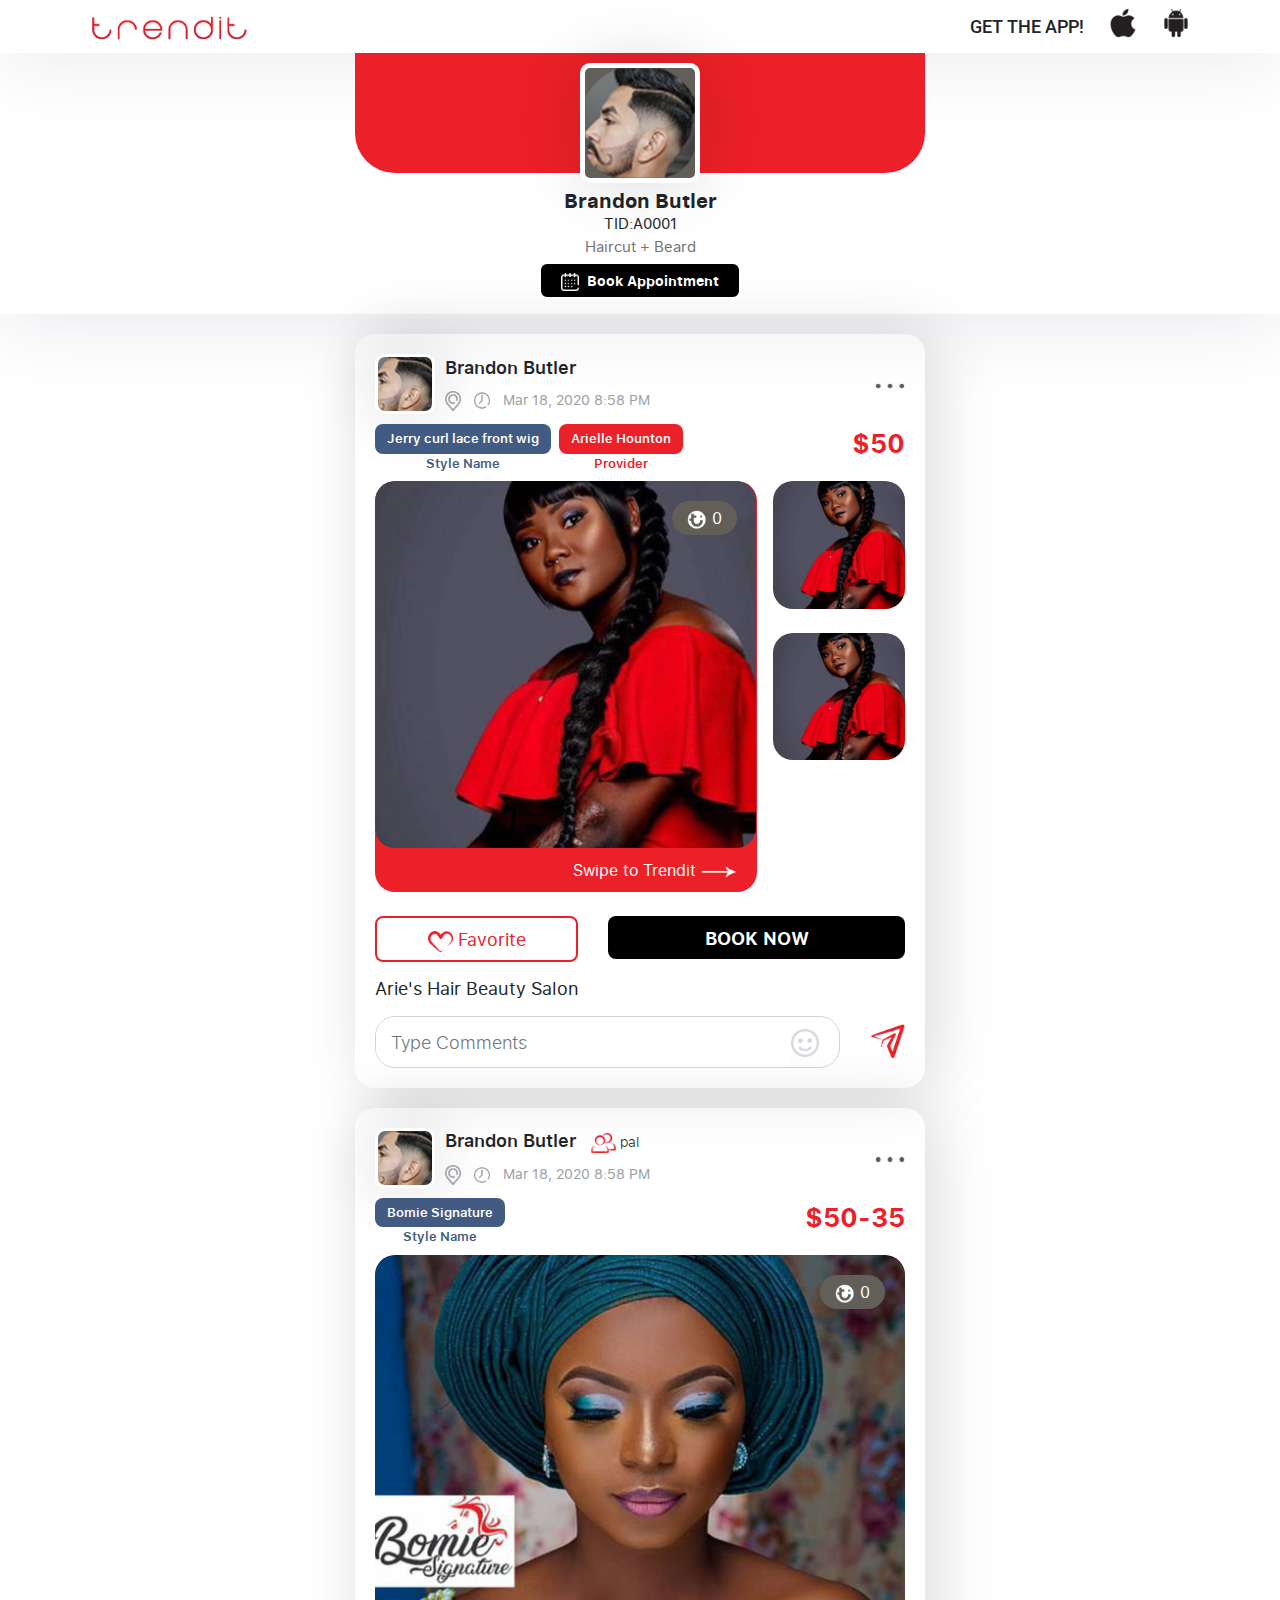
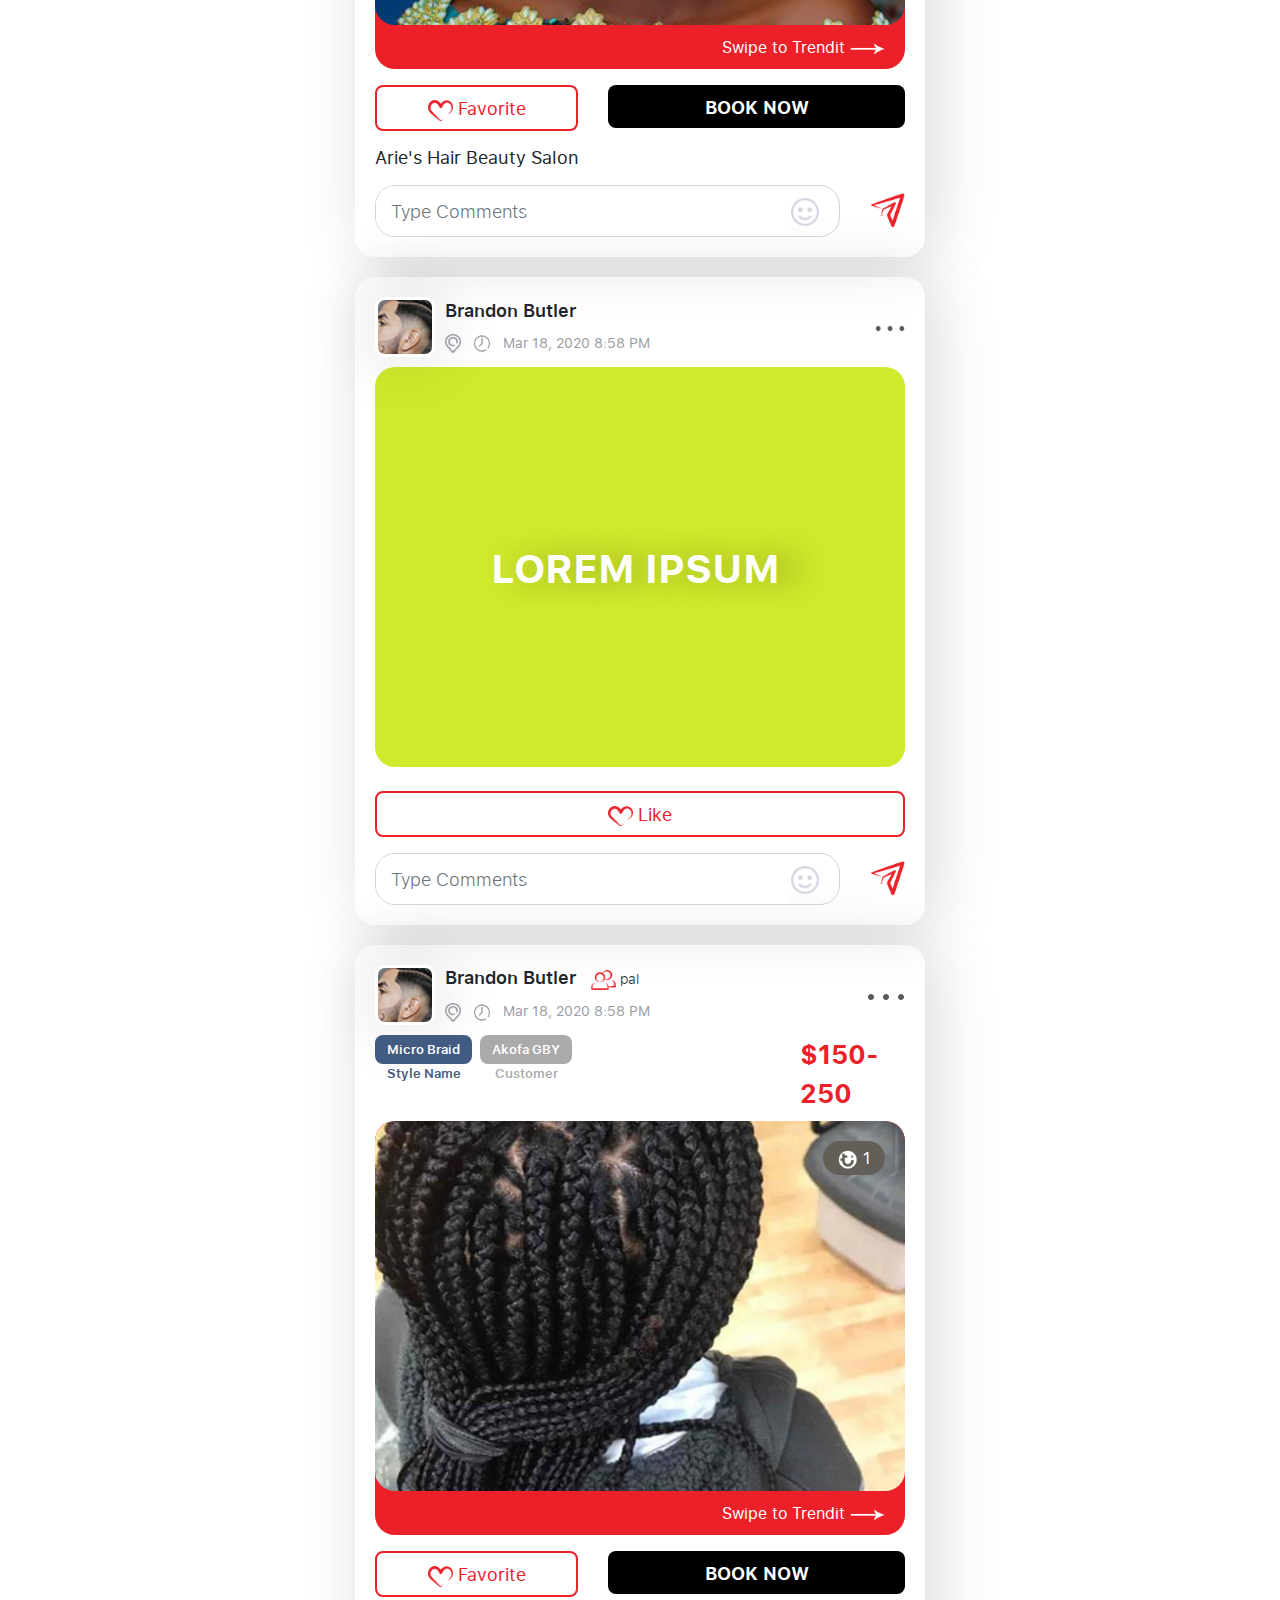
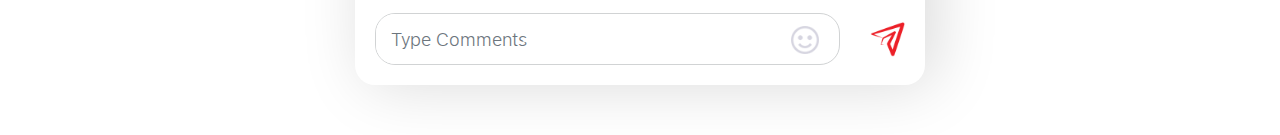
<file: post/test.html>
<!doctype html>
<html lang="en">
  <head>
    <!-- Required meta tags -->
    <meta charset="utf-8">
    <meta name="viewport" content="width=device-width, initial-scale=1, shrink-to-fit=no">
    
    <link rel="shortcut icon" href="images\favicon.png" type="image/x-icon">
    <link href="https://fonts.googleapis.com/css2?family=Roboto:wght@400;500;700&display=swap" rel="stylesheet"> 
    <!-- Bootstrap CSS -->
    <link rel="stylesheet" href="css/bootstrap.min.css">
    
    <link rel="stylesheet" href="css/main.css">

    <title>Trendit App</title>
  </head>
  <body>
    <header>
        <nav class="navbar navbar-light bg-light">
            <a class="navbar-brand" href="#"><img src="images/logo.png"></a>
            <ul class="list-unstyled m-0">
                <li><p class="m-0">Get the App!</p></li>
                <li>
                    <a href=""><img src="images/icon_apple.png"></a>
                </li>
                <li>
                    <a href=""><img src="images/icon_android.png"></a>
                </li>
            </ul>
        </nav>
    </header>
    <section class="profile_section">
        <div class="container">
            <div class="profile_header">
                <div class="prof-image"><img src="images/avatar.png"></div>
            </div>
            <div class="prof_info text-center">
                <h2>Brandon Butler</h2>
                <div class="prof_id">TID:A0001</div>
                <div class="profile">Haircut + Beard</div>
                <button class="btn btn-book"><img src="images/cal_icon.png"> Book Appointment</button>
            </div>
        </div>
    </section>
    <section class="content_section">
        <div class="container">
            <div class="style_block">
                <div class="d-flex prof-top">
                    <div class="prof-thumb"><img src="images/avatar_thumb.jpg"></div>
                    <div class="mr-auto align-self-center">
                        <h3>Brandon Butler</h3>
                        <div class="time">
                            <img src="images/marker_icon.png" class="mr-2">
                            <img src="images/clock_icon.png" class="mr-2">
                            <span>Mar 18, 2020 8:58 PM</span>
                        </div>
                    </div>
                    <a href="" class="align-self-center"><img src="images/more_icon.png" class="more-img"></a>
                </div>
                
                <div class="style_info d-flex mb-2">
                    <div class="text-center w-100 mr-auto">
                        <div class="row no-gutters">
                            <div class="col-md-auto col-6 pr-2">
                                <div class="name">Jerry curl lace front wig</div>
                                <div class="text-blue">Style Name</div>
                            </div>
                            <div class="col-md-auto col-6 pr-2">
                                <div class="provider">Arielle Hounton</div>
                                <div class="text-red">Provider</div>
                            </div>
                        </div>
                        
                    </div>
                    <div class="price">$50</div>
                </div>
                
                <div class="row no-gutters mb-4">
                    <div class="col-9 pr-3">
                        <div class="large-img-bx">
                            <div class="large-img position-relative">
                                <img src="images/style_1.jpg" class="img-fluid">
                                <div class="count"><img src="images/trend_icon.png"><span class="float-right">0</span></div>
                            </div>
                            <a href="" class="swipe">Swipe to Trendit <img src="images/arrow_icon.png"></a>
                        </div>
                    </div>
                    <div class="col-3">
                        <div class="small-img mb-4">
                            <img src="images/style_1.jpg" class="img-fluid">
                        </div>
                        <div class="small-img mb-4">
                            <img src="images/style_1.jpg" class="img-fluid">
                        </div>
                    </div>
                </div>
                <div class="row mb-3">
                    <div class="col-sm-5 col-6">
                        <a href="" class="btn btn-block btn-white"><img src="images/favorite_icon.png"> Favorite</a>
                    </div>
                    <div class="col-sm-7 col-6">
                        <a href="" class="btn btn-block btn-gray">Book Now</a>
                    </div>
                </div>
                <h4 class="mb-3">Arie's Hair Beauty Salon</h4>
                <div class="d-flex">
                    <div class="w-100">
                        <div class="comment_bx">
                            <input type="text" class="form-control" placeholder="Type Comments">
                            <a href="" class="smiley"><img src="images/happy_smiley.png"></a>
                        </div>
                    </div>
                    <div class="flex-shrink-1 align-self-center">
                        <a href="" class="send"><img src="images/send_icon.png"></a>
                    </div>
                </div>
            </div>
            
            <div class="style_block">
                <div class="d-flex prof-top">
                    <div class="prof-thumb"><img src="images/avatar_thumb.jpg"></div>
                    <div class="mr-auto align-self-center">
                        <h3>Brandon Butler <small><img src="images/users_icon.png"> pal</small></h3>
                        <div class="time">
                            <img src="images/marker_icon.png" class="mr-2">
                            <img src="images/clock_icon.png" class="mr-2">
                            <span>Mar 18, 2020 8:58 PM</span>
                        </div>
                    </div>
                    <a href="" class="align-self-center"><img src="images/more_icon.png" class="more-img"></a>
                </div>
                
                <div class="style_info d-flex mb-2">
                    <div class="text-center mr-auto">
                        <div class="name">Bomie Signature</div>
                        <div class="text-blue">Style Name</div>
                    </div>
                    <div class="price">$50-35</div>
                </div>
                
                <div class="large-img-bx mb-3">
                    <div class="large-img position-relative">
                        <img src="images/style_2.jpg" class="img-fluid">
                        <div class="count"><img src="images/trend_icon.png"><span class="float-right">0</span></div>
                    </div>
                    <a href="" class="swipe">Swipe to Trendit <img src="images/arrow_icon.png"></a>
                </div>
                
                <div class="row mb-3">
                    <div class="col-sm-5 col-6">
                        <a href="" class="btn btn-block btn-white"><img src="images/favorite_icon.png"> Favorite</a>
                    </div>
                    <div class="col-sm-7 col-6">
                        <a href="" class="btn btn-block btn-gray">Book Now</a>
                    </div>
                </div>
                <h4 class="mb-3">Arie's Hair Beauty Salon</h4>
                <div class="d-flex">
                    <div class="w-100">
                        <div class="comment_bx">
                            <input type="text" class="form-control" placeholder="Type Comments">
                            <a href="" class="smiley"><img src="images/happy_smiley.png"></a>
                        </div>
                    </div>
                    <div class="flex-shrink-1 align-self-center">
                        <a href="" class="send"><img src="images/send_icon.png"></a>
                    </div>
                </div>
            </div>
            
            <div class="style_block">
                <div class="d-flex prof-top">
                    <div class="prof-thumb"><img src="images/avatar_thumb.jpg"></div>
                    <div class="mr-auto align-self-center">
                        <h3>Brandon Butler</h3>
                        <div class="time">
                            <img src="images/marker_icon.png" class="mr-2">
                            <img src="images/clock_icon.png" class="mr-2">
                            <span>Mar 18, 2020 8:58 PM</span>
                        </div>
                    </div>
                    <a href="" class="align-self-center"><img src="images/more_icon.png" class="more-img"></a>
                </div>
                
                
                
                <div class="post d-flex justify-content-center mb-4">
                    <h3 class="align-self-center">Lorem Ipsum </h3>
                </div>
                
                <div class="row mb-3">
                    <div class="col-sm-12">
                        <a href="" class="btn btn-block btn-white"><img src="images/favorite_icon.png"> Like</a>
                    </div>
                </div>
                <div class="d-flex">
                    <div class="w-100">
                        <div class="comment_bx">
                            <input type="text" class="form-control" placeholder="Type Comments">
                            <a href="" class="smiley"><img src="images/happy_smiley.png"></a>
                        </div>
                    </div>
                    <div class="flex-shrink-1 align-self-center">
                        <a href="" class="send"><img src="images/send_icon.png"></a>
                    </div>
                </div>
            </div>
            
            
            <div class="style_block">
                <div class="d-flex prof-top">
                    <div class="prof-thumb"><img src="images/avatar_thumb.jpg"></div>
                    <div class="mr-auto align-self-center">
                        <h3>Brandon Butler <small><img src="images/users_icon.png"> pal</small></h3>
                        <div class="time">
                            <img src="images/marker_icon.png" class="mr-2">
                            <img src="images/clock_icon.png" class="mr-2">
                            <span>Mar 18, 2020 8:58 PM</span>
                        </div>
                    </div>
                    <a href="" class="align-self-center"><img src="images/more_icon.png"></a>
                </div>
                
                <div class="style_info d-flex mb-2">
                    <div class="text-center w-100 mr-auto">
                        <div class="row no-gutters">
                            <div class="col-md-auto col-6 pr-2">
                                <div class="name">Micro Braid</div>
                                <div class="text-blue">Style Name</div>
                            </div>
                            <div class="col-md-auto col-6 pr-2">
                                <div class="customer">Akofa GBY</div>
                                <div class="text-gray">Customer</div>
                            </div>
                        </div>
                        
                    </div>
                    <div class="price">$150-250</div>
                </div>
                <div class="large-img-bx mb-3">
                    <div class="large-img position-relative">
                        <img src="images/style_3.jpg" class="img-fluid">
                        <div class="count"><img src="images/trend_icon.png"><span class="float-right">1</span></div>
                    </div>
                    <a href="" class="swipe">Swipe to Trendit <img src="images/arrow_icon.png"></a>
                </div>
                <div class="row mb-3">
                    <div class="col-sm-5 col-6">
                        <a href="" class="btn btn-block btn-white"><img src="images/favorite_icon.png"> Favorite</a>
                    </div>
                    <div class="col-sm-7 col-6">
                        <a href="" class="btn btn-block btn-gray">Book Now</a>
                    </div>
                </div>
                <div class="d-flex">
                    <div class="w-100">
                        <div class="comment_bx">
                            <input type="text" class="form-control" placeholder="Type Comments">
                            <a href="" class="smiley"><img src="images/happy_smiley.png"></a>
                        </div>
                    </div>
                    <div class="flex-shrink-1 align-self-center">
                        <a href="" class="send"><img src="images/send_icon.png"></a>
                    </div>
                </div>
            </div>
        </div>
    </section>
    <!-- Optional JavaScript -->
    <!-- jQuery first, then Popper.js, then Bootstrap JS -->
    <script src="js/jquery-3.4.1.slim.min.js" ></script>
    <script src="js/popper.min.js" ></script>
    <script src="js/bootstrap.min.js"></script>
  </body>
</html>
</file>
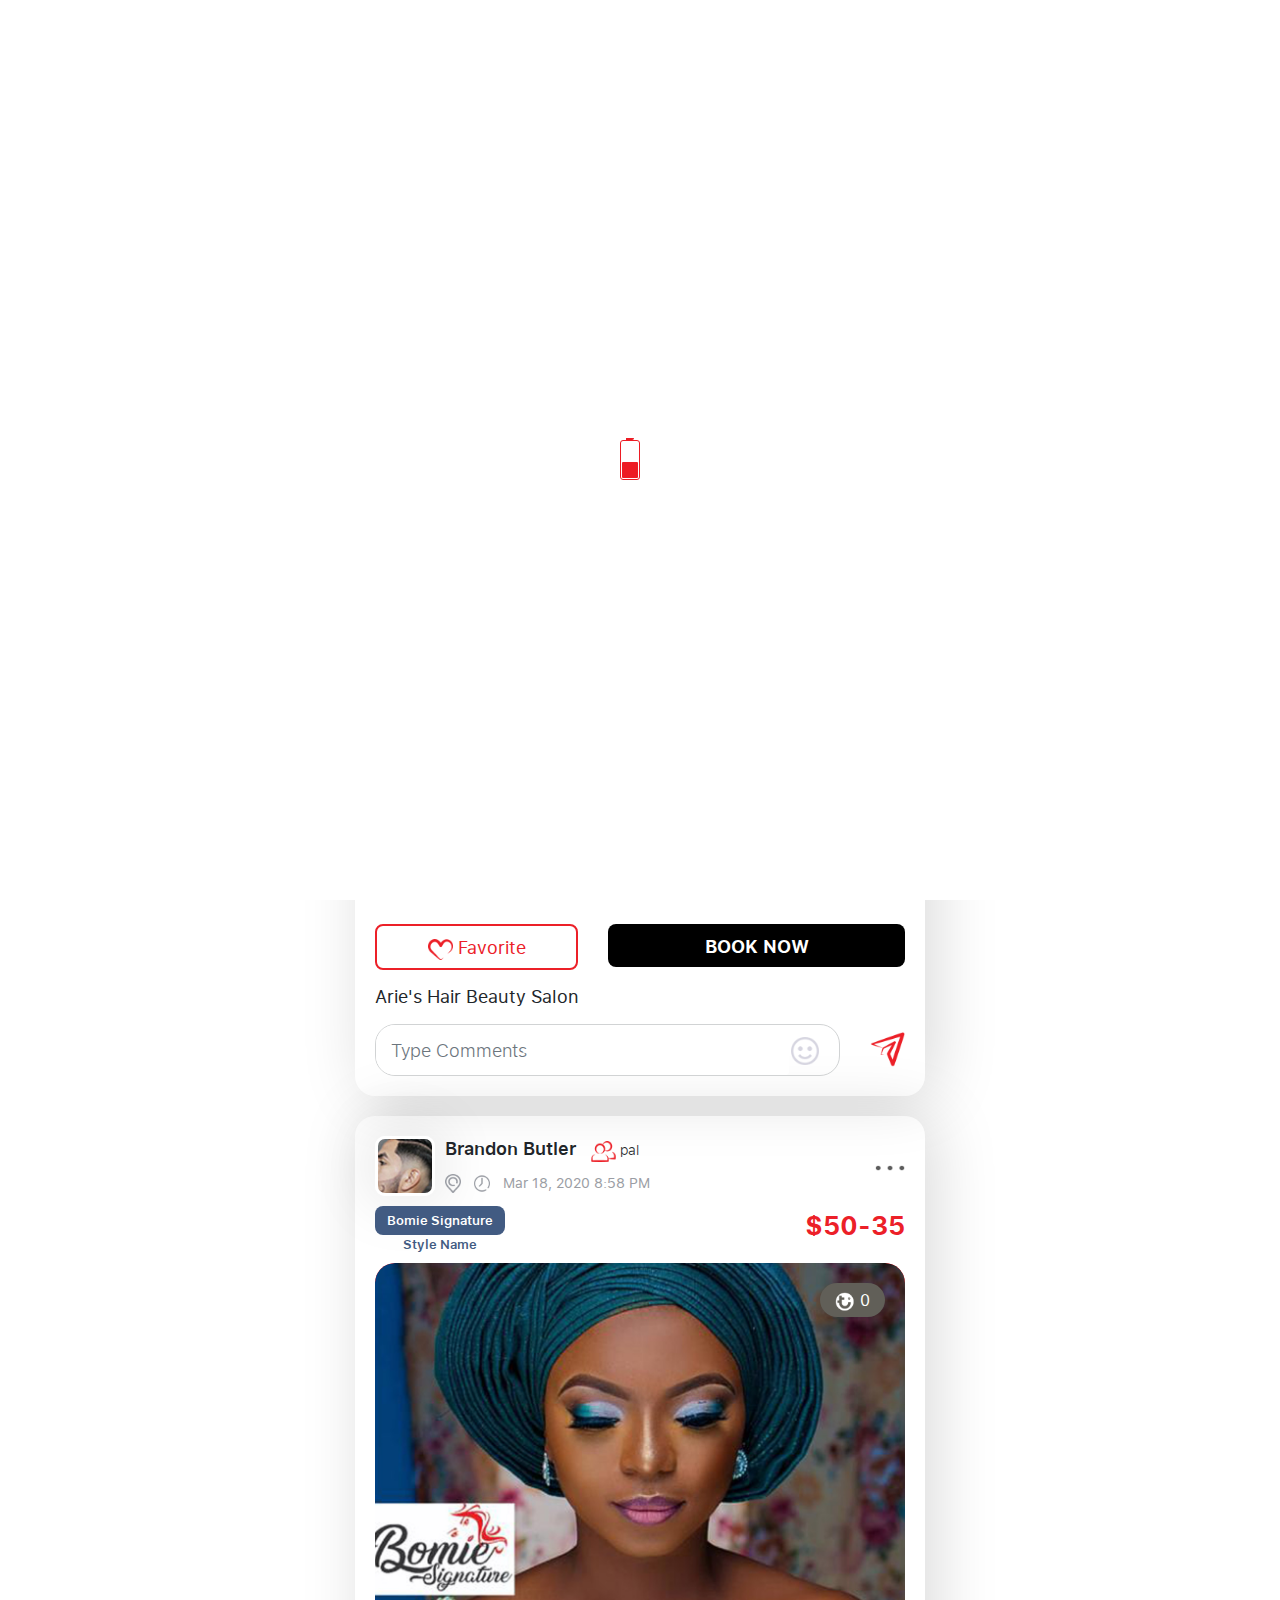
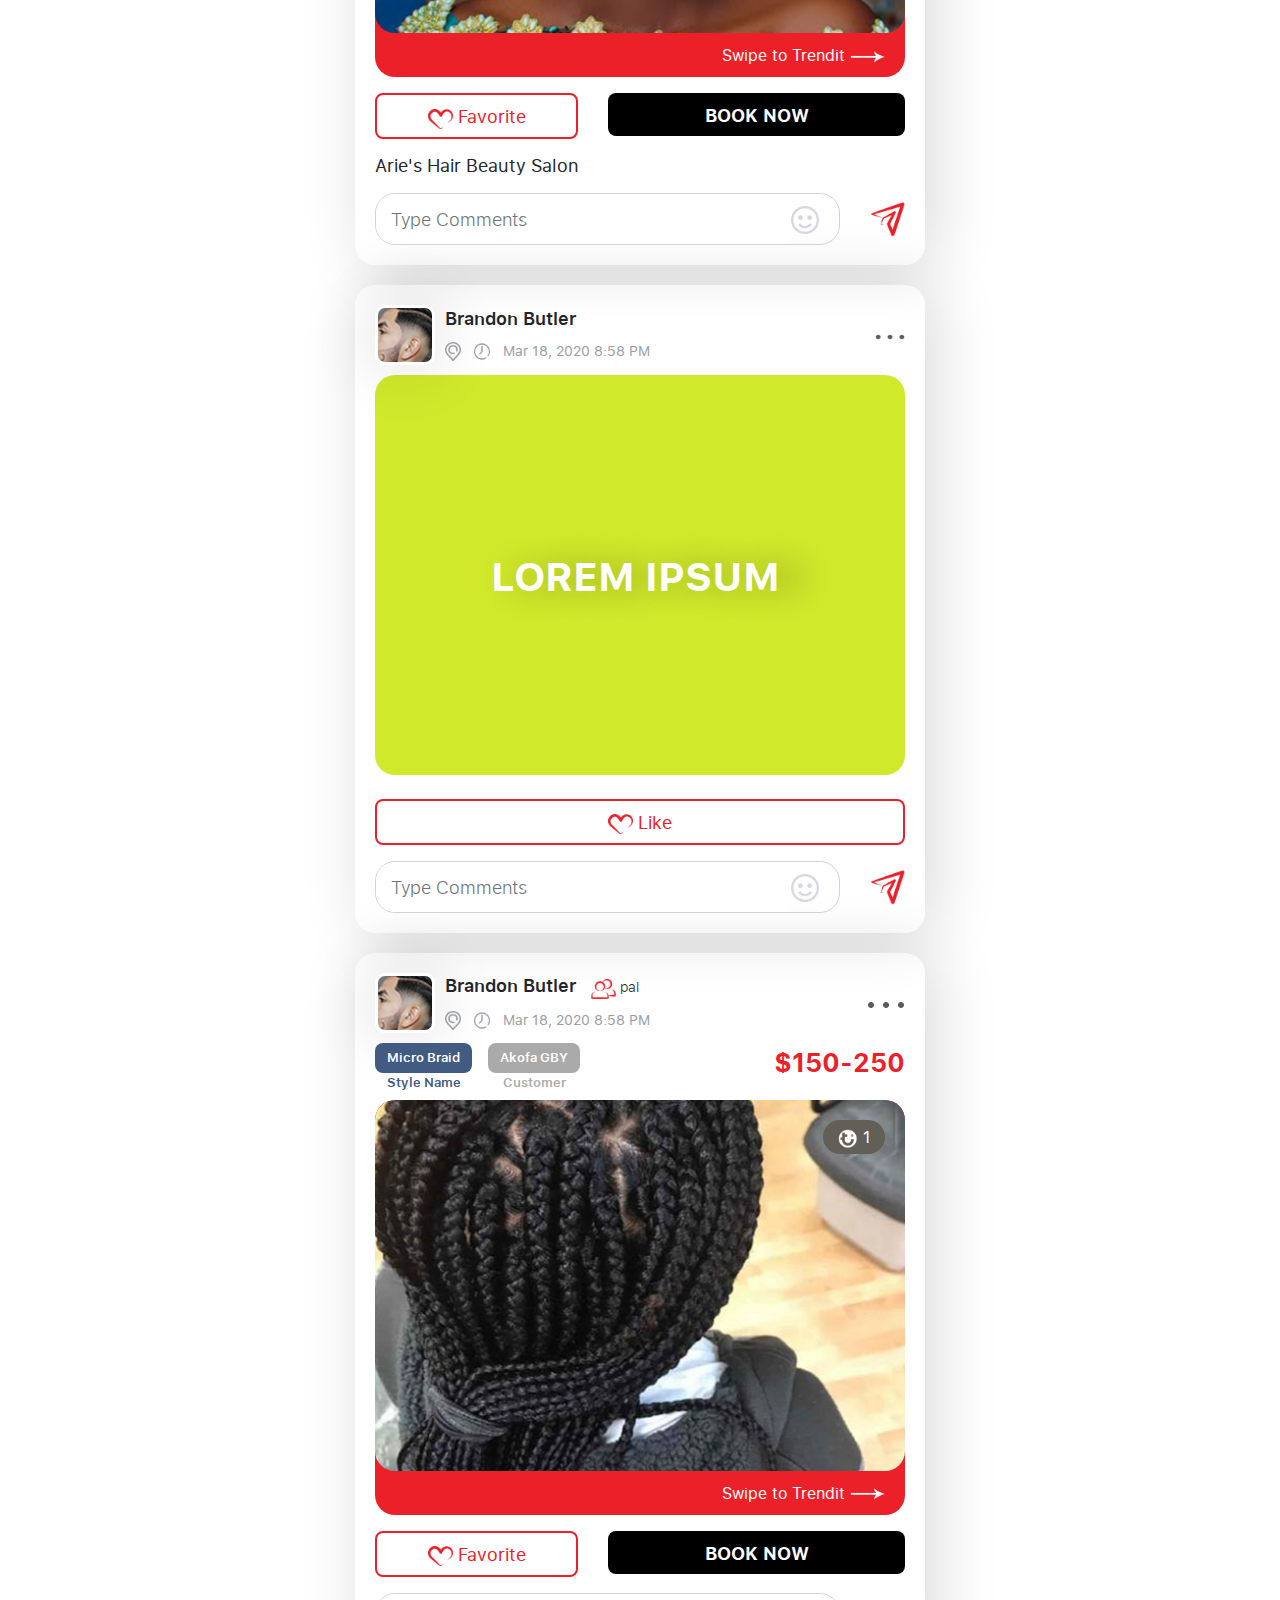
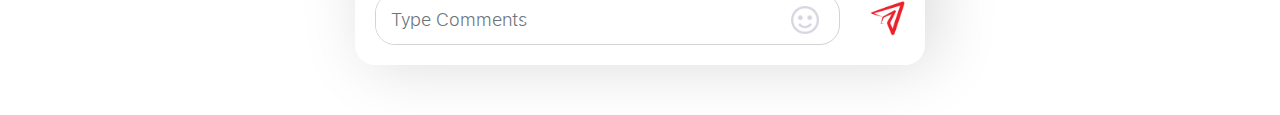
<file: profile/index-old.html>
<!doctype html>
<html lang="en">
  <head><meta http-equiv="Content-Type" content="text/html; charset=utf-8">
    <!-- Required meta tags -->
    
    <meta name="viewport" content="width=device-width, initial-scale=1, shrink-to-fit=no">
    
    <link rel="shortcut icon" href="images\favicon.png" type="image/x-icon">
    <link href="https://fonts.googleapis.com/css2?family=Roboto:wght@400;500;700&display=swap" rel="stylesheet"> 
    <!-- Bootstrap CSS -->
    <link rel="stylesheet" href="css/bootstrap.min.css">
    
    <link rel="stylesheet" href="css/main.css">

    <title>Trendit App</title>
  </head>
  <body>
    <style>
        /* 21. Preloader CSS Starts*/

#btry-loader {
    background: #fff;
    top: 0;
    right: 0;
    bottom: 0;
    width: 100%;
    height: 100%;
    left: 0;
    position: fixed;
    z-index: 9999;
}
#btry-loader .btry {
    position: absolute;
    top: 50%;
    left: 50%;
    width: 20px;
    height: 40px;
    margin: -10px 0 0 -20px;
    border: 1px solid #ed1c24;
    border-radius: 3px;
}
#btry-loader .btry:after {
    display: block;
    content: "";
    position: absolute;
    top: -3px;
    height: 2px;
    width: 8px;
    background: #ed1c24;
    border-radius: 0 2px 20px 0;
    left: 5px;
}
#btry-loader .btry .btry-charge {
    position: absolute;
    z-index: 100;
    height: 16px;
    width: 16px;
    bottom: 1px;
    left: 1px;
    background: #ed1c24;
    border-radius: 1px;
    -webkit-animation: red-btry 2s linear 0s infinite;
    -moz-animation: red-btry 2s linear 0s infinite;
    animation: red-btry 2s linear 0s infinite;
}
@-webkit-keyframes red-btry {
    0% {
        height: 20px;
    }
    100% {
        height: 36px;
    }
}
@keyframes red-btry {
    0% {
        height: 0px;
    }
    100% {
        height: 36px;
    }
}
#btry-loader .radius {
    position: absolute;
    top: 50%;
    left: 50%;
    width: 40px;
    height: 40px;
    margin: -20px 0 0 -20px;
    border: 1px solid #ddd;
    border-radius: 50%;
}
#btry-loader .radius .btry-charge {
    position: absolute;
    z-index: 100;
    height: 20px;
    width: 4px;
    top: 50%;
    left: 50%;
    margin: -20px 0 0 -2px;
    border-top: 4px solid #ed1c24;
    -webkit-animation: rotation 1s linear 0s infinite;
    -moz-animation: rotation 1s linear 0s infinite;
    animation: rotation 1s linear 0s infinite;
    -webkit-transform-origin: center bottom;
    -moz-transform-origin: center bottom;
    transform-origin: center bottom;
}
@-webkit-keyframes rotation {
    0% {
        -webkit-transform: rotate(0deg);
    }
    100% {
        -webkit-transform: rotate(60deg);
    }
}
@keyframes rotation {
    0% {
        transform: rotate(0deg);
    }
    100% {
        transform: rotate(60deg);
    }
}
.my_loader{
    max-width: 100px;
    margin: 0 auto;
}
.my_loader img{
    max-width: 100px;
    
}

        
    </style>  
    <div id="btry-loader">
        <div class="btry inner">
            <div class="btry-charge"></div>
        </div>
    </div>
    <header>
        <nav class="navbar navbar-light bg-light">
            <a class="navbar-brand" href="#"><img src="images/logo.png"></a>
            <ul class="list-unstyled m-0">
                <li><p class="m-0">Get the App!</p></li>
                <li>
                    <a href=""><img src="images/icon_apple.png"></a>
                </li>
                <li>
                    <a href=""><img src="images/icon_android.png"></a>
                </li>
            </ul>
        </nav>
    </header>
    <section class="profile_section">
        <div class="container">
            <div class="profile_header">
                <div class="prof-image"><img src="images/avatar.png"></div>
            </div>
            <div class="prof_info text-center">
                <h2>Brandon Butler</h2>
                <div class="prof_id">TID:A0001</div>
                <div class="profile">Haircut + Beard</div>
                <button class="btn btn-book"><img src="images/cal_icon.png"> Book Appointment</button>
            </div>
        </div>
    </section>
    <section class="content_section">
        <div class="container">
            <div class="style_block">
                <div class="d-flex prof-top">
                    <div class="prof-thumb"><img src="images/avatar_thumb.jpg"></div>
                    <div class="mr-auto align-self-center">
                        <h3>Brandon Butler</h3>
                        <div class="time">
                            <img src="images/marker_icon.png" class="mr-2">
                            <img src="images/clock_icon.png" class="mr-2">
                            <span>Mar 18, 2020 8:58 PM</span>
                        </div>
                    </div>
                    <a href="" class="align-self-center"><img src="images/more_icon.png" class="more-img"></a>
                </div>
                
                <div class="style_info d-flex mb-2">
                    <div class="text-center mr-3">
                        <div class="name">Jerry curl lace front wig</div>
                        <div class="text-blue">Style Name</div>
                    </div>
                    <div class="text-center mr-auto">
                        <div class="provider">Arielle Hounton</div>
                        <div class="text-red">Provider</div>
                    </div>
                    <div class="price">$50</div>
                </div>
                
                <div class="row mb-4">
                    <div class="col-sm-9">
                        <div class="large-img-bx">
                            <div class="large-img position-relative">
                                <img src="images/style_1.jpg" class="img-fluid">
                                <div class="count"><img src="images/trend_icon.png"><span class="float-right">0</span></div>
                            </div>
                            <a href="" class="swipe">Swipe to Trendit <img src="images/arrow_icon.png"></a>
                        </div>
                    </div>
                    <div class="col-sm-3">
                        <div class="small-img mb-4">
                            <img src="images/style_1.jpg" class="img-fluid">
                        </div>
                        <div class="small-img mb-4">
                            <img src="images/style_1.jpg" class="img-fluid">
                        </div>
                    </div>
                </div>
                <div class="row mb-3">
                    <div class="col-sm-5">
                        <a href="" class="btn btn-block btn-white"><img src="images/favorite_icon.png"> Favorite</a>
                    </div>
                    <div class="col-sm-7">
                        <a href="" class="btn btn-block btn-gray">Book Now</a>
                    </div>
                </div>
                <h4 class="mb-3">Arie's Hair Beauty Salon</h4>
                <div class="d-flex">
                    <div class="w-100">
                        <div class="comment_bx">
                            <input type="text" class="form-control" placeholder="Type Comments">
                            <a href="" class="smiley"><img src="images/happy_smiley.png"></a>
                        </div>
                    </div>
                    <div class="flex-shrink-1 align-self-center">
                        <a href="" class="send"><img src="images/send_icon.png"></a>
                    </div>
                </div>
            </div>
            
            <div class="style_block">
                <div class="d-flex prof-top">
                    <div class="prof-thumb"><img src="images/avatar_thumb.jpg"></div>
                    <div class="mr-auto align-self-center">
                        <h3>Brandon Butler <small><img src="images/users_icon.png"> pal</small></h3>
                        <div class="time">
                            <img src="images/marker_icon.png" class="mr-2">
                            <img src="images/clock_icon.png" class="mr-2">
                            <span>Mar 18, 2020 8:58 PM</span>
                        </div>
                    </div>
                    <a href="" class="align-self-center"><img src="images/more_icon.png" class="more-img"></a>
                </div>
                
                <div class="style_info d-flex mb-2">
                    <div class="text-center mr-auto">
                        <div class="name">Bomie Signature</div>
                        <div class="text-blue">Style Name</div>
                    </div>
                    <div class="price">$50-35</div>
                </div>
                
                <div class="large-img-bx mb-3">
                    <div class="large-img position-relative">
                        <img src="images/style_2.jpg" class="img-fluid">
                        <div class="count"><img src="images/trend_icon.png"><span class="float-right">0</span></div>
                    </div>
                    <a href="" class="swipe">Swipe to Trendit <img src="images/arrow_icon.png"></a>
                </div>
                
                <div class="row mb-3">
                    <div class="col-sm-5">
                        <a href="" class="btn btn-block btn-white"><img src="images/favorite_icon.png"> Favorite</a>
                    </div>
                    <div class="col-sm-7">
                        <a href="" class="btn btn-block btn-gray">Book Now</a>
                    </div>
                </div>
                <h4 class="mb-3">Arie's Hair Beauty Salon</h4>
                <div class="d-flex">
                    <div class="w-100">
                        <div class="comment_bx">
                            <input type="text" class="form-control" placeholder="Type Comments">
                            <a href="" class="smiley"><img src="images/happy_smiley.png"></a>
                        </div>
                    </div>
                    <div class="flex-shrink-1 align-self-center">
                        <a href="" class="send"><img src="images/send_icon.png"></a>
                    </div>
                </div>
            </div>
            
            <div class="style_block">
                <div class="d-flex prof-top">
                    <div class="prof-thumb"><img src="images/avatar_thumb.jpg"></div>
                    <div class="mr-auto align-self-center">
                        <h3>Brandon Butler</h3>
                        <div class="time">
                            <img src="images/marker_icon.png" class="mr-2">
                            <img src="images/clock_icon.png" class="mr-2">
                            <span>Mar 18, 2020 8:58 PM</span>
                        </div>
                    </div>
                    <a href="" class="align-self-center"><img src="images/more_icon.png" class="more-img"></a>
                </div>
                
                
                
                <div class="post d-flex justify-content-center mb-4">
                    <h3 class="align-self-center">Lorem Ipsum </h3>
                </div>
                
                <div class="row mb-3">
                    <div class="col-sm-12">
                        <a href="" class="btn btn-block btn-white"><img src="images/favorite_icon.png"> Like</a>
                    </div>
                </div>
                <div class="d-flex">
                    <div class="w-100">
                        <div class="comment_bx">
                            <input type="text" class="form-control" placeholder="Type Comments">
                            <a href="" class="smiley"><img src="images/happy_smiley.png"></a>
                        </div>
                    </div>
                    <div class="flex-shrink-1 align-self-center">
                        <a href="" class="send"><img src="images/send_icon.png"></a>
                    </div>
                </div>
            </div>
            
            
            <div class="style_block">
                <div class="d-flex prof-top">
                    <div class="prof-thumb"><img src="images/avatar_thumb.jpg"></div>
                    <div class="mr-auto align-self-center">
                        <h3>Brandon Butler <small><img src="images/users_icon.png"> pal</small></h3>
                        <div class="time">
                            <img src="images/marker_icon.png" class="mr-2">
                            <img src="images/clock_icon.png" class="mr-2">
                            <span>Mar 18, 2020 8:58 PM</span>
                        </div>
                    </div>
                    <a href="" class="align-self-center"><img src="images/more_icon.png"></a>
                </div>
                
                <div class="style_info d-flex mb-2">
                    <div class="text-center mr-3">
                        <div class="name">Micro Braid</div>
                        <div class="text-blue">Style Name</div>
                    </div>
                    <div class="text-center mr-auto">
                        <div class="customer">Akofa GBY</div>
                        <div class="text-gray">Customer</div>
                    </div>
                    <div class="price">$150-250</div>
                </div>
                <div class="large-img-bx mb-3">
                    <div class="large-img position-relative">
                        <img src="images/style_3.jpg" class="img-fluid">
                        <div class="count"><img src="images/trend_icon.png"><span class="float-right">1</span></div>
                    </div>
                    <a href="" class="swipe">Swipe to Trendit <img src="images/arrow_icon.png"></a>
                </div>
                <div class="row mb-3">
                    <div class="col-sm-5">
                        <a href="" class="btn btn-block btn-white"><img src="images/favorite_icon.png"> Favorite</a>
                    </div>
                    <div class="col-sm-7">
                        <a href="" class="btn btn-block btn-gray">Book Now</a>
                    </div>
                </div>
                <div class="d-flex">
                    <div class="w-100">
                        <div class="comment_bx">
                            <input type="text" class="form-control" placeholder="Type Comments">
                            <a href="" class="smiley"><img src="images/happy_smiley.png"></a>
                        </div>
                    </div>
                    <div class="flex-shrink-1 align-self-center">
                        <a href="" class="send"><img src="images/send_icon.png"></a>
                    </div>
                </div>
            </div>
        </div>
    </section>
    <!-- Optional JavaScript -->
    <!-- jQuery first, then Popper.js, then Bootstrap JS -->
    <!--<script src="js/jquery-3.4.1.slim.min.js" ></script>-->
    <script src="js/jquery.2.2.3.min.js"></script>
    <script src="js/popper.min.js" ></script>
    <script src="js/bootstrap.min.js"></script>
    <script>
      var url = 'https://secureapp.trenditapp.com/trendit/trendit-api/p/A0013-8';
      var url = 'https://secureapp.trenditapp.com/trendit/trendit-api/p/A0013-24';
      //var url = 'https://secureapp.trenditapp.com/trendit/trendit-api/p/A0013-6';
      //var url = 'https://secureapp.trenditapp.com/trendit/trendit-api/u/A0013';
      var url = 'https://secureapp.trenditapp.com/trendit/trendit-api/u/A0007';
        jQuery.ajax({
            type: 'GET',
            url: url,
            dataType: "json",
            async:false,
            data: {
                /*Country: "Japan"*/
            },
            success: function(data) {
                var my_html ='';
                if(data.status == 'success'){
                 var profile_image = data.user_image;   
                 var user_type = data.user_type;
            	var tid = user_type+"-"+data.TID;
            	var user_name = data.user_name;
            	var style_type = data.styleType;
            	var st_type_array = [];
            	var style_info = [];
            	var bookinghtml='';
            	var st_type_name ='';
            	if(user_type == 'p'){
            		bookinghtml = '<button class="btn btn-book"><img src="images/cal_icon.png"> Book Appointment</button>';
            		style_type.forEach(function(entry) {                   
                     st_type_array.push(entry.name);
                    });
                    st_type_name = st_type_array.join(' + ');
            	}
            	var myHtml ='';
            	myHtml+='<section class="profile_section"><div class="container"><div class="profile_header"><div class="prof-image"><img src="'+profile_image+'"></div></div><div class="prof_info text-center"><h2>'+user_name+'</h2><div class="prof_id">TID: '+tid+'</div><div class="profile">'+st_type_name+'</div>'+bookinghtml+'</div></div></section>';    
                 myHtml+= ajAxhtml(data);
            	
            	
            	
                 $('body').append(myHtml);
                     
                 $("#btry-loader").hide();   
                  console.log('working');
                }
                
            }
    
        });
        
        $(window).scroll(function() {
            if($(window).scrollTop() + $(window).height() >= $(document).height()) {
                var last_id = $(".post-id:last").attr("id");
                loadMoreData(last_id);
            }
        });
        
        function loadMoreData(last_id){
            $(".my_loader").remove(); 
          $.ajax(
                {
                    type: 'GET',
                    url: 'https://secureapp.trenditapp.com/trendit/trendit-api/u/A0002',
                    dataType: "json",
                    async:false,
                    data: {
                        /*Country: "Japan"*/
                    },
                    beforeSend: function()
                    {
                        var loader_html='';
                        loader_html+='<div class="my_loader"><img src="images/scroll_loading.gif" /></div>';
                        $('body').append(loader_html);
                        
                    }
                })
                .done(function(data)
                {
                    var my_html ='';
                    if(data.status == 'success'){
                     myHtml = ajAxhtml(data);
                	
                	
                	
                     $('body').append(myHtml);
                      $(".my_loader").remove();   
                     //$("#btry-loader").hide(); 
                     
                      console.log('working');
                    }
                })
                .fail(function(jqXHR, ajaxOptions, thrownError)
                {
                      alert('server not responding...');
                });
        }
        
        function ajAxhtml(data){
            var profile_image = data.user_image;
            	var user_type = data.user_type;
            	var tid = user_type+"-"+data.TID;
            	var user_name = data.user_name;
            	var style_type = data.styleType;
            	var st_type_array = [];
            	var style_info = [];
            	var bookinghtml='';
            	var st_type_name ='';
            	if(user_type == 'p'){
            		bookinghtml = '<button class="btn btn-book"><img src="images/cal_icon.png"> Book Appointment</button>';
            		style_type.forEach(function(entry) {                   
                     st_type_array.push(entry.name);
                    });
                    st_type_name = st_type_array.join(' + ');
            	}
            	var myHtml ='';
            	/*myHtml+='<section class="profile_section"><div class="container"><div class="profile_header"><div class="prof-image"><img src="'+profile_image+'"></div></div><div class="prof_info text-center"><h2>'+user_name+'</h2><div class="prof_id">TID: '+tid+'</div><div class="profile">'+st_type_name+'</div>'+bookinghtml+'</div></div></section>';*/
            	
            	var posts = data.post;
            	myHtml+='<section class="content_section"><div class="container">';
				posts.forEach(function(post) {
					 var post_user_name = post.user_name;
					 var post_user_image = post.user_image;	
					 var post_country = post.country;
					 var post_state = post.State;
					 var post_city = post.city;
					 var post_address = post_city;
					 var style_name ='';var price=''; var creator='';
					 var updated_time = time_format(post.updated_at);
					 var trendit_count = post.trendit_count;
					 var post_type = post.type;
					 var post_desc = post.description;
					 var colorCode = post.colorCode;
					 var bgImage = post.image;
					 if(bgImage){
					     bgstyle='background-image:url('+bgImage+')';
					 }else{
					     bgstyle='background:'+colorCode;
					 }
					 if("style_info" in post){
					     style_info = post.style_info;
					 //console.log(style_info.length);
					   
					     style_info.forEach(function(style) {
    						style_name = style.name;
    						price = style.price;
					    });
                     
					 }
					 
					 
					 var creator = post.creator;
					 var post_address=" ";
					 if((post_country) && (post_state)){
						post_address = post_country+", "+post_state+" ";
					 }else if(post_country){
					     post_address = post_country+" ";
					 }else if(post_state){
					     post_address = post_state+" ";
					 }	
                     myHtml+='<div class="style_block">';
					 myHtml+='<div class="d-flex prof-top"><div class="prof-thumb"><img src="'+post_user_image+'"></div><div class="mr-auto align-self-center"><h3>'+post_user_name+'</h3><div class="time"><img src="images/marker_icon.png" class="mr-2"><span>'+post_address+'</span><img src="images/clock_icon.png" class="mr-2"><span>'+updated_time+'</span></div></div><a href="" class="align-self-center"><img src="images/more_icon.png" class="more-img"></a></div>';
					 
				    if(post_type =='style'){	 
    					 myHtml+='<div class="style_info d-flex mb-2">';
    					 if(style_name){
    						 myHtml+='<div class="text-center mr-3"><div class="name">'+style_name+'</div><div class="text-blue">Style Name</div></div>';
    					 }
    					 
    					
    					 if(post.user_type_creator == 'p'){
    						 myHtml+='<div class="text-center mr-auto"><div class="provider">'+creator+'</div><div class="text-red">Provider</div></div>';
    					 }else{
    						 myHtml+='<div class="text-center mr-auto"><div class="customer">'+creator+'</div><div class="text-gray">Customer</div></div>';
    					 }
    					 
    					  myHtml+='<div class="price">$'+price+'</div></div>';
				    }
					
					if(post_type =='style'){ 
					 if(post.video){
						 if(post.images != null && post.images.length > 0){
							 post_images = post.images;
							 
							 myHtml+='<div class="row mb-4"><div class="col-sm-9"><div class="large-img-bx"><div class="large-img position-relative"><video width="100%"  controls><source src="'+post.video+'" type=video/mp4></video><div class="count"><img src="images/trend_icon.png"><span class="float-right">'+trendit_count+'</span></div></div><a href="" class="swipe">Swipe to Trendit <img src="images/arrow_icon.png"></a> </div></div>';
							 
							 myHtml+='<div class="col-sm-3">';
							 post_images.forEach(function(post_image) {
								 myHtml+=' <div class="small-img mb-4"><img src="'+post_image+'" class="img-fluid"></div>';
							 }); 
							myHtml+='</div></div>';
                
						 }else{
							 
							 myHtml+='<div class="row mb-4"><div class="col-sm-12"><div class="large-img-bx"><div class="large-img position-relative"><video width="100%"  controls><source src="'+post.video+'" type=video/mp4></video><div class="count"><img src="images/trend_icon.png"><span class="float-right">'+trendit_count+'</span></div></div><a href="" class="swipe">Swipe to Trendit <img src="images/arrow_icon.png"></a> </div></div></div>';
							 
						 }
						 
					 }else if(post.images){
						 if(post.images != null && post.images.length > 1){
							 post_images = post.images;
							 
							 myHtml+='<div class="row mb-4"><div class="col-sm-9"><div class="large-img-bx"><div class="large-img position-relative"><img src="'+post.images[0]+'" class="img-fluid" ><div class="count"><img src="images/trend_icon.png"><span class="float-right">'+trendit_count+'</span></div></div><a href="" class="swipe">Swipe to Trendit <img src="images/arrow_icon.png"></a> </div></div>';
							 
							 myHtml+='<div class="col-sm-3">';
							 var j= 0;
							 post_images.forEach(function(post_image) {
								 if(j != 0){
								 myHtml+=' <div class="small-img mb-4"><img src="'+post_image+'" class="img-fluid"></div>';
								 }
								 j++
							 });	 
							 myHtml+='</div></div>';
							 
						 }else{
							 
							 myHtml+='<div class="row mb-4"><div class="col-sm-12"><div class="large-img-bx"><div class="large-img position-relative"><img src="'+post.images[0]+'" class="img-fluid" ><div class="count"><img src="images/trend_icon.png"><span class="float-right">'+trendit_count+'</span></div></div><a href="" class="swipe">Swipe to Trendit <img src="images/arrow_icon.png"></a> </div></div></div>';
							 
						 }
						 
					 }
					}else{
					    myHtml+='<div class="post d-flex justify-content-center mb-4" style="'+bgstyle+'"><h3 class="align-self-center">'+post_desc+'</h3></div>';
					}
					
					
					if(post_type =='style'){
					     myHtml+='<div class="row mb-3"><div class="col-sm-5"><a href="" class="btn btn-block btn-white"><img src="images/favorite_icon.png"> Favorite</a></div><div class="col-sm-7"><a href="" class="btn btn-block btn-gray">Book Now</a></div></div><h4 class="mb-3">Aries Hair Beauty Salon</h4><div class="d-flex"><div class="w-100"><div class="comment_bx"><input type="text" class="form-control" placeholder="Type Comments"><a href="" class="smiley"><img src="images/happy_smiley.png"></a></div></div><div class="flex-shrink-1 align-self-center"><a href="" class="send"><img src="images/send_icon.png"></a></div></div>';
					}else{
					    
					    myHtml+='<div class="row mb-3"><div class="col-sm-12"><a href="" class="btn btn-block btn-white"><img src="images/favorite_icon.png"> Like</a></div></div><div class="d-flex"><div class="w-100"><div class="comment_bx"><input type="text" class="form-control" placeholder="Type Comments"><a href="" class="smiley"><img src="images/happy_smiley.png"></a></div></div><div class="flex-shrink-1 align-self-center"><a href="" class="send"><img src="images/send_icon.png"></a></div></div>';
					}
					    
				
					
					 
					 
					 
					 myHtml+='</div>';
                });
            	myHtml+='</div></section>';
            	return myHtml;
        }
        
        function time_format(myDate){
            var myDate = myDate;
			var strMnth    = myDate.substring(4,7);
			var strDay    = myDate.substring(8,10);
			var strYear    = myDate.substring(22,26);
			var timeString = myDate.substring(11,18);
			var H = +timeString.substr(0, 2);
			var h = (H % 12) || 12;
			var ampm = H < 12 ? " AM" : " PM";
			timeString = h + timeString.substr(2, 3) + ampm;
			var time_format;
			if((strMnth) && (strDay) && (strYear) && (timeString)){
				time_format = strMnth+" "+strDay+", "+strYear+" "+timeString;
			}
			return time_format;
        }
            
        
        
    </script>
    
  </body>
</html>
</file>
<file: assets/css/colors.css>
/* You can easily change the colors to the site in this custom css file */


/* To change the colors of the navbar. In rgba the last value is the opacity value. */

nav{
    background: rgba(0,0,0,0.8);
}

/* to change the button color */

.colored-button{
    background: rgba(0,0,0,1) !important;
}

.circle-user{
    border-color: rgba(117, 112, 128,1)
}

.circle-user i {
    background: skyblue;
}

.navbar{
    background-color: rgba(255,255,255,0.7);
}

.navbar-nav li a{
    color:black
}
</file>
<file: post/css/main.css>
@font-face {
    font-family: 'sf_pro_textbold';
    src: url('../fonts/fontsfree-net-sfprotext-bold-webfont.woff2') format('woff2'),
         url('../fonts/fontsfree-net-sfprotext-bold-webfont.woff') format('woff');
    font-weight: normal;
    font-style: normal;
}
@font-face {
    font-family: 'sf_pro_textregular';
    src: url('../fonts/fontsfree-net-sfprotext-regular-webfont.woff2') format('woff2'),
         url('../fonts/fontsfree-net-sfprotext-regular-webfont.woff') format('woff');
    font-weight: normal;
    font-style: normal;
}
@font-face {
    font-family: 'sf_pro_textsemibold';
    src: url('../fonts/fontsfree-net-sfprotext-semibold-webfont.woff2') format('woff2'),
         url('../fonts/fontsfree-net-sfprotext-semibold-webfont.woff') format('woff');
    font-weight: normal;
    font-style: normal;

}

@font-face {
    font-family: 'sf_pro_textlight';
    src: url('../fonts/fontsfree-net-sfprotext-light-webfont.woff2') format('woff2'),
         url('../fonts/fontsfree-net-sfprotext-light-webfont.woff') format('woff');
    font-weight: normal;
    font-style: normal;

}
body{
   font-family: 'sf_pro_textregular'; 
}
a:hover{
    text-decoration: none;
}
@media (min-width: 768px) {
    .navbar{
        padding-left: 90px;
        padding-right: 90px;
    }
    .container{
        max-width: 600px;
    }
}
.navbar-brand{
    padding: 0;
}
.navbar-brand img{
    max-height: 30px;
}
.bg-light,.profile_section{
    background: #fff!important;
    box-shadow: rgba(72,67,109,0.15) 0px 0px 79px;
}
.navbar ul li{
    float: left;
    margin-left: 25px;
}
.navbar ul li p{
    text-transform: uppercase;
    font-size: 18px;
    font-family: 'Roboto', sans-serif;
    font-weight: 500;
    line-height: 37px;
}
.navbar ul li img{
    max-width: 28px;
}
.profile_header{
    background: #ec2028;
    height: 120px;
    border-radius: 0 0 40px 40px;
    position: relative;
    margin-bottom: 15px;
}
.prof-image{
    width: 120px;
    height: 120px;
    border: #fff solid 5px;
    border-radius: 10px;
    position: absolute;
    left: 50%;
    margin-left: -60px;
    bottom: -10px;
    background: #615f58;
    box-shadow: rgba(0,0,0,0.15) 0px 0px 64px;
}
.prof-image img,.prof-thumb img{
    width: 100%;
    height: 100%;
    object-fit: cover;
    border-radius: 25%;
}
.prof_info{
    padding-bottom: 15px;
}
.prof_info h2{
    font-family: 'sf_pro_textbold';
    font-size: 20px;
    margin: 0;
}
.prof_info .prof_id{
    font-size: 15px;
}
.prof_info .profile{
    font-size: 15px;
    color: #737172;
    margin-bottom: 5px;
}
.btn{
    border-radius: 8px;
    padding-left: 20px;
    padding-right: 20px;
}
.btn-book{
    background: #000;
    border: #fff solid 2px;
    font-family: 'sf_pro_textbold';
    color: #fff;
    font-size: 14px;
}
.btn-book:hover{
    color: #fff;
}
.btn-book img{
    margin-right: 4px;
    max-width: 18px;
}
.content_section{
    padding-bottom: 50px;
}
.style_block{
    padding: 20px;
    margin-top: 20px;
    box-shadow: rgba(0,0,0,0.15) 10px 0px 64px;
    border-radius: 20px;
}
.prof-thumb{
    width: 60px;
    height: 60px;
    border: #fff solid 3px;
    border-radius: 10px;
    box-shadow: rgba(0,0,0,0.15) 0px 0px 64px;
    margin-right: 10px;
    overflow: hidden;
}
.prof-thumb img{
    border-radius: 0;
}
.prof-top{
    margin-bottom: 10px;
}
.prof-top h3{
    font-size: 18px;
    font-family: 'sf_pro_textsemibold';
}
.prof-top h3 small{
    font-family: 'sf_pro_textlight';
}
.prof-top h3 img{
    max-width: 25px;
    margin-left: 10px;
}
.prof-top .time span{
    font-size: 14px;
    color: #9a9da4;
}
.time img{
    max-width: 16px;
}
.more-img{max-width: 30px;}
.style_info .name,.style_info .provider,.style_info .customer{
    padding:5px 12px;
    border-radius: 8px;
    background: #425b82;
    font-family: 'sf_pro_textsemibold';
    font-size: 13px;
    color: #fff;
    text-overflow: ellipsis;
	white-space: nowrap;
	overflow: hidden;
}
.style_info .provider{
    background: #ec2028;
}
.style_info .customer{
    background: #aaaaaa;
}
.style_info .text-blue,.style_info .text-red,.style_info .text-gray{
    font-family: 'sf_pro_textsemibold';
    font-size: 13px;
    color: #425b82;
}
.style_info .text-red{
    color: #ec2028;
}
.style_info .text-gray{
    color: #ababab;
}
.style_info .price{
    font-family: 'sf_pro_textbold';
    font-size: 26px;
    color: #ec2028;
}
.large-img-bx{
    background: #ec2028;
    border-radius: 20px;
    overflow: hidden;
}
.large-img img,.small-img img{
    border-radius: 20px;
}
.large-img,.small-img{
    text-align: center;
}
.large-img-bx .swipe{
    display: block;
    text-align: right;
    padding: 10px 20px 10px 0;
    font-size: 16px;
    color: #fff;
}
.large-img-bx .swipe img{
    max-height: 12px;
}
.large-img .count{
    position: absolute;
    padding: 5px 15px;
    background: #615f58;
    color: #fff;
    top: 20px;
    right: 20px;
    border-radius: 20px;
}
.large-img .count img{
    margin-right: 5px;
    max-width: 20px;
}
.large-img .count span{
    font-size: 16px;
}
.btn-white{
    border: #ec2028 solid 2px;
    border-radius: 8px;
    color: #ec2028;
    font-size: 18px;
    line-height: 26px;
    padding-top: 8px;
    padding-bottom: 8px;
}
.btn-white img{
    max-width: 25px;
}
.btn-white:hover{
    color: #ec2028;
}
.btn-gray{
    background: #000; 
    border: #fff solid 2px;
    font-size: 18px;
    font-family: 'sf_pro_textbold';
    border-radius: 8px;
    text-transform: uppercase;
    color: #fff;
    padding-top: 8px;
    padding-bottom: 8px;
    border: 0;
}
.btn-gray:hover{
    color: #fff;
}
.comment_bx{
    border: #d1d3d4 solid 1px;
    border-radius: 20px;
    overflow: hidden;
    position: relative;
    padding-right: 50px;
}
.comment_bx .form-control{
    border: 0;
    padding: 10px 15px;
    height: 50px;
    font-size: 18px;
    font-family: 'sf_pro_textlight';
}
.comment_bx .form-control:focus{
    box-shadow: none;
}
.send{
    display: inline-block;
    margin-left: 30px;
}
.send img{
    max-width: 35px;
}
.comment_bx .smiley{
    display: inline-block;
    position: absolute;
    right: 20px;
    top: 12px;
}
.comment_bx .smiley img{
    max-width: 28px;
}
.style_block .post{
    padding: 25px;
    border-radius: 20px;
    height: 400px;
    background: #d0e92b;
    color: #fff;
}
.style_block .post h3{
    font-family: 'sf_pro_textbold';
    text-transform: uppercase;
    margin: 0;
    font-size: 40px;
    text-shadow: rgba(0,0,0,0.3) 20px 0 32px;
    text-align:center;
    white-space: pre;
}
.style_block h4{
    font-size: 18px;
}
@media (max-width: 767px) {
    .navbar-brand{
        margin: 0 auto;
    }
    .navbar ul{
        width: 100%;
        text-align: center;
    }
    .navbar ul li{
        float: none;
        display: inline-block;
        margin: 0 10px;
    }
    .large-img-bx{
        margin-bottom: 20px;
    }
    .btn{
        padding-left: 10px;
        padding-right: 10px;
    }
    .btn-white,.btn-gray{
        font-size: 16px;
    }
    .btn-white{
        line-height: 20px;
    }
    .btn-white img{
        max-width: 20px;
    }
    .comment_bx .form-control{
        padding-right: 0;
        font-size: 15px;
    }
    .comment_bx .smiley img{
        max-width: 20px;
    }
    .style_block .post{
        padding: 20px;
    }
    .style_block .post h3{
        font-size: 28px;
    }
    .send{
        margin-left: 20px;
    }
    .style_info .name, .style_info .provider, .style_info .customer{
        padding: 5px 10px;
    }
    .style_info .name,.style_info .provider,.style_info .customer,.style_info .text-blue,.style_info .text-red,.style_info .text-gray{
        font-size: 12px;
    }
    .large-img-bx .swipe{
        padding-right: 10px;
        font-size: 14px;
    }
    .large-img-bx .swipe img{
        max-height: 10px;
    }
    .style_info .price{
        font-size: 20px;
    }
    .large-img img, .small-img img{
        border-radius: 15px;
    }
}
@media (max-width: 350px) {
    .btn-white,.btn-gray{
        font-size: 15px;
    }
}
</file>
<file: profile/css/main.css>
@font-face {
    font-family: 'sf_pro_textbold';
    src: url('../fonts/fontsfree-net-sfprotext-bold-webfont.woff2') format('woff2'),
         url('../fonts/fontsfree-net-sfprotext-bold-webfont.woff') format('woff');
    font-weight: normal;
    font-style: normal;
}
@font-face {
    font-family: 'sf_pro_textregular';
    src: url('../fonts/fontsfree-net-sfprotext-regular-webfont.woff2') format('woff2'),
         url('../fonts/fontsfree-net-sfprotext-regular-webfont.woff') format('woff');
    font-weight: normal;
    font-style: normal;
}
@font-face {
    font-family: 'sf_pro_textsemibold';
    src: url('../fonts/fontsfree-net-sfprotext-semibold-webfont.woff2') format('woff2'),
         url('../fonts/fontsfree-net-sfprotext-semibold-webfont.woff') format('woff');
    font-weight: normal;
    font-style: normal;

}

@font-face {
    font-family: 'sf_pro_textlight';
    src: url('../fonts/fontsfree-net-sfprotext-light-webfont.woff2') format('woff2'),
         url('../fonts/fontsfree-net-sfprotext-light-webfont.woff') format('woff');
    font-weight: normal;
    font-style: normal;

}
body{
   font-family: 'sf_pro_textregular'; 
}
a:hover{
    text-decoration: none;
}
@media (min-width: 768px) {
    .navbar{
        padding-left: 90px;
        padding-right: 90px;
    }
    .container{
        max-width: 600px;
    }
}
.navbar-brand{
    padding: 0;
}
.navbar-brand img{
    max-height: 30px;
}
.bg-light,.profile_section{
    background: #fff!important;
    box-shadow: rgba(72,67,109,0.15) 0px 0px 79px;
}
.navbar ul li{
    float: left;
    margin-left: 25px;
}
.navbar ul li p{
    text-transform: uppercase;
    font-size: 18px;
    font-family: 'Roboto', sans-serif;
    font-weight: 500;
    line-height: 37px;
}
.navbar ul li img{
    max-width: 28px;
}
.profile_header{
    background: #ec2028;
    height: 120px;
    border-radius: 0 0 40px 40px;
    position: relative;
    margin-bottom: 15px;
}
.prof-image{
    width: 120px;
    height: 120px;
    border: #fff solid 5px;
    border-radius: 10px;
    position: absolute;
    left: 50%;
    margin-left: -60px;
    bottom: -10px;
    background: #615f58;
    box-shadow: rgba(0,0,0,0.15) 0px 0px 64px;
}
.prof-image img,.prof-thumb img{
    width: 100%;
    height: 100%;
    object-fit: cover;
    border-radius: 25%;
}
.prof_info{
    padding-bottom: 15px;
}
.prof_info h2{
    font-family: 'sf_pro_textbold';
    font-size: 20px;
    margin: 0;
}
.prof_info .prof_id{
    font-size: 15px;
}
.prof_info .profile{
    font-size: 15px;
    color: #737172;
    margin-bottom: 5px;
}
.btn{
    border-radius: 8px;
    padding-left: 20px;
    padding-right: 20px;
}
.btn-book{
    background: #000;
    border: #fff solid 2px;
    font-family: 'sf_pro_textbold';
    color: #fff;
    font-size: 14px;
}
.btn-book:hover{
    color: #fff;
}
.btn-book img{
    margin-right: 4px;
    max-width: 18px;
}
.content_section{
    padding-bottom: 50px;
}
.style_block{
    padding: 20px;
    margin-top: 20px;
    box-shadow: rgba(0,0,0,0.15) 10px 0px 64px;
    border-radius: 20px;
}
.prof-thumb{
    width: 60px;
    height: 60px;
    border: #fff solid 3px;
    border-radius: 10px;
    box-shadow: rgba(0,0,0,0.15) 0px 0px 64px;
    margin-right: 10px;
    overflow: hidden;
}
.prof-thumb img{
    border-radius: 0;
}
.prof-top{
    margin-bottom: 10px;
}
.prof-top h3{
    font-size: 18px;
    font-family: 'sf_pro_textsemibold';
}
.prof-top h3 small{
    font-family: 'sf_pro_textlight';
}
.prof-top h3 img{
    max-width: 25px;
    margin-left: 10px;
}
.prof-top .time span{
    font-size: 14px;
    color: #9a9da4;
}
.time img{
    max-width: 16px;
}
.more-img{max-width: 30px;}
.style_info .name,.style_info .provider,.style_info .customer{
    padding:5px 12px;
    border-radius: 8px;
    background: #425b82;
    font-family: 'sf_pro_textsemibold';
    font-size: 13px;
    color: #fff;
    text-overflow: ellipsis;
	white-space: nowrap;
	overflow: hidden;
}
.style_info .provider{
    background: #ec2028;
}
.style_info .customer{
    background: #aaaaaa;
}
.style_info .text-blue,.style_info .text-red,.style_info .text-gray{
    font-family: 'sf_pro_textsemibold';
    font-size: 13px;
    color: #425b82;
}
.style_info .text-red{
    color: #ec2028;
}
.style_info .text-gray{
    color: #ababab;
}
.style_info .price{
    font-family: 'sf_pro_textbold';
    font-size: 26px;
    color: #ec2028;
}
.large-img-bx{
    background: #ec2028;
    border-radius: 20px;
    overflow: hidden;
}
.large-img img,.small-img img{
    border-radius: 20px;
}
.large-img,.small-img{
    text-align: center;
}
.large-img-bx .swipe{
    display: block;
    text-align: right;
    padding: 10px 20px 10px 0;
    font-size: 16px;
    color: #fff;
}
.large-img-bx .swipe img{
    max-height: 12px;
}
.large-img .count{
    position: absolute;
    padding: 5px 15px;
    background: #615f58;
    color: #fff;
    top: 20px;
    right: 20px;
    border-radius: 20px;
}
.large-img .count img{
    margin-right: 5px;
    max-width: 20px;
}
.large-img .count span{
    font-size: 16px;
}
.btn-white{
    border: #ec2028 solid 2px;
    border-radius: 8px;
    color: #ec2028;
    font-size: 18px;
    line-height: 26px;
    padding-top: 8px;
    padding-bottom: 8px;
}
.btn-white img{
    max-width: 25px;
}
.btn-white:hover{
    color: #ec2028;
}
.btn-gray{
    background: #000; 
    border: #fff solid 2px;
    font-size: 18px;
    font-family: 'sf_pro_textbold';
    border-radius: 8px;
    text-transform: uppercase;
    color: #fff;
    padding-top: 8px;
    padding-bottom: 8px;
    border: 0;
}
.btn-gray:hover{
    color: #fff;
}
.comment_bx{
    border: #d1d3d4 solid 1px;
    border-radius: 20px;
    overflow: hidden;
    position: relative;
    padding-right: 50px;
}
.comment_bx .form-control{
    border: 0;
    padding: 10px 15px;
    height: 50px;
    font-size: 18px;
    font-family: 'sf_pro_textlight';
}
.comment_bx .form-control:focus{
    box-shadow: none;
}
.send{
    display: inline-block;
    margin-left: 30px;
}
.send img{
    max-width: 35px;
}
.comment_bx .smiley{
    display: inline-block;
    position: absolute;
    right: 20px;
    top: 12px;
}
.comment_bx .smiley img{
    max-width: 28px;
}
.style_block .post{
    padding: 25px;
    border-radius: 20px;
    height: 400px;
    background: #d0e92b;
    color: #fff;
}
.style_block .post h3{
    font-family: 'sf_pro_textbold';
    text-transform: uppercase;
    margin: 0;
    font-size: 40px;
    text-shadow: rgba(0,0,0,0.3) 20px 0 32px;
    text-align:center;
    white-space: pre;
}
.style_block h4{
    font-size: 18px;
}
@media (max-width: 767px) {
    .navbar-brand{
        margin: 0 auto;
    }
    .navbar ul{
        width: 100%;
        text-align: center;
    }
    .navbar ul li{
        float: none;
        display: inline-block;
        margin: 0 10px;
    }
    .large-img-bx{
        margin-bottom: 20px;
    }
    .btn{
        padding-left: 10px;
        padding-right: 10px;
    }
    .btn-white,.btn-gray{
        font-size: 16px;
    }
    .btn-white{
        line-height: 20px;
    }
    .btn-white img{
        max-width: 20px;
    }
    .comment_bx .form-control{
        padding-right: 0;
        font-size: 15px;
    }
    .comment_bx .smiley img{
        max-width: 20px;
    }
    .style_block .post{
        padding: 20px;
    }
    .style_block .post h3{
        font-size: 28px;
    }
    .send{
        margin-left: 20px;
    }
    .style_info .name, .style_info .provider, .style_info .customer{
        padding: 5px 10px;
    }
    .style_info .name,.style_info .provider,.style_info .customer,.style_info .text-blue,.style_info .text-red,.style_info .text-gray{
        font-size: 12px;
    }
    .large-img-bx .swipe{
        padding-right: 10px;
        font-size: 14px;
    }
    .large-img-bx .swipe img{
        max-height: 10px;
    }
    .style_info .price{
        font-size: 20px;
    }
    .large-img img, .small-img img{
        border-radius: 15px;
    }
}
@media (max-width: 350px) {
    .btn-white,.btn-gray{
        font-size: 15px;
    }
    
}
@media (max-width: 460px) {
    .time {
    white-space: nowrap;
    max-width: 183px;
    text-overflow: ellipsis;
    overflow: hidden;
}
.style_info .price {
    font-size: 17px;
    width: 78px;
    overflow: hidden;
    text-overflow: ellipsis;
    white-space: nowrap;
}
}
</file>
